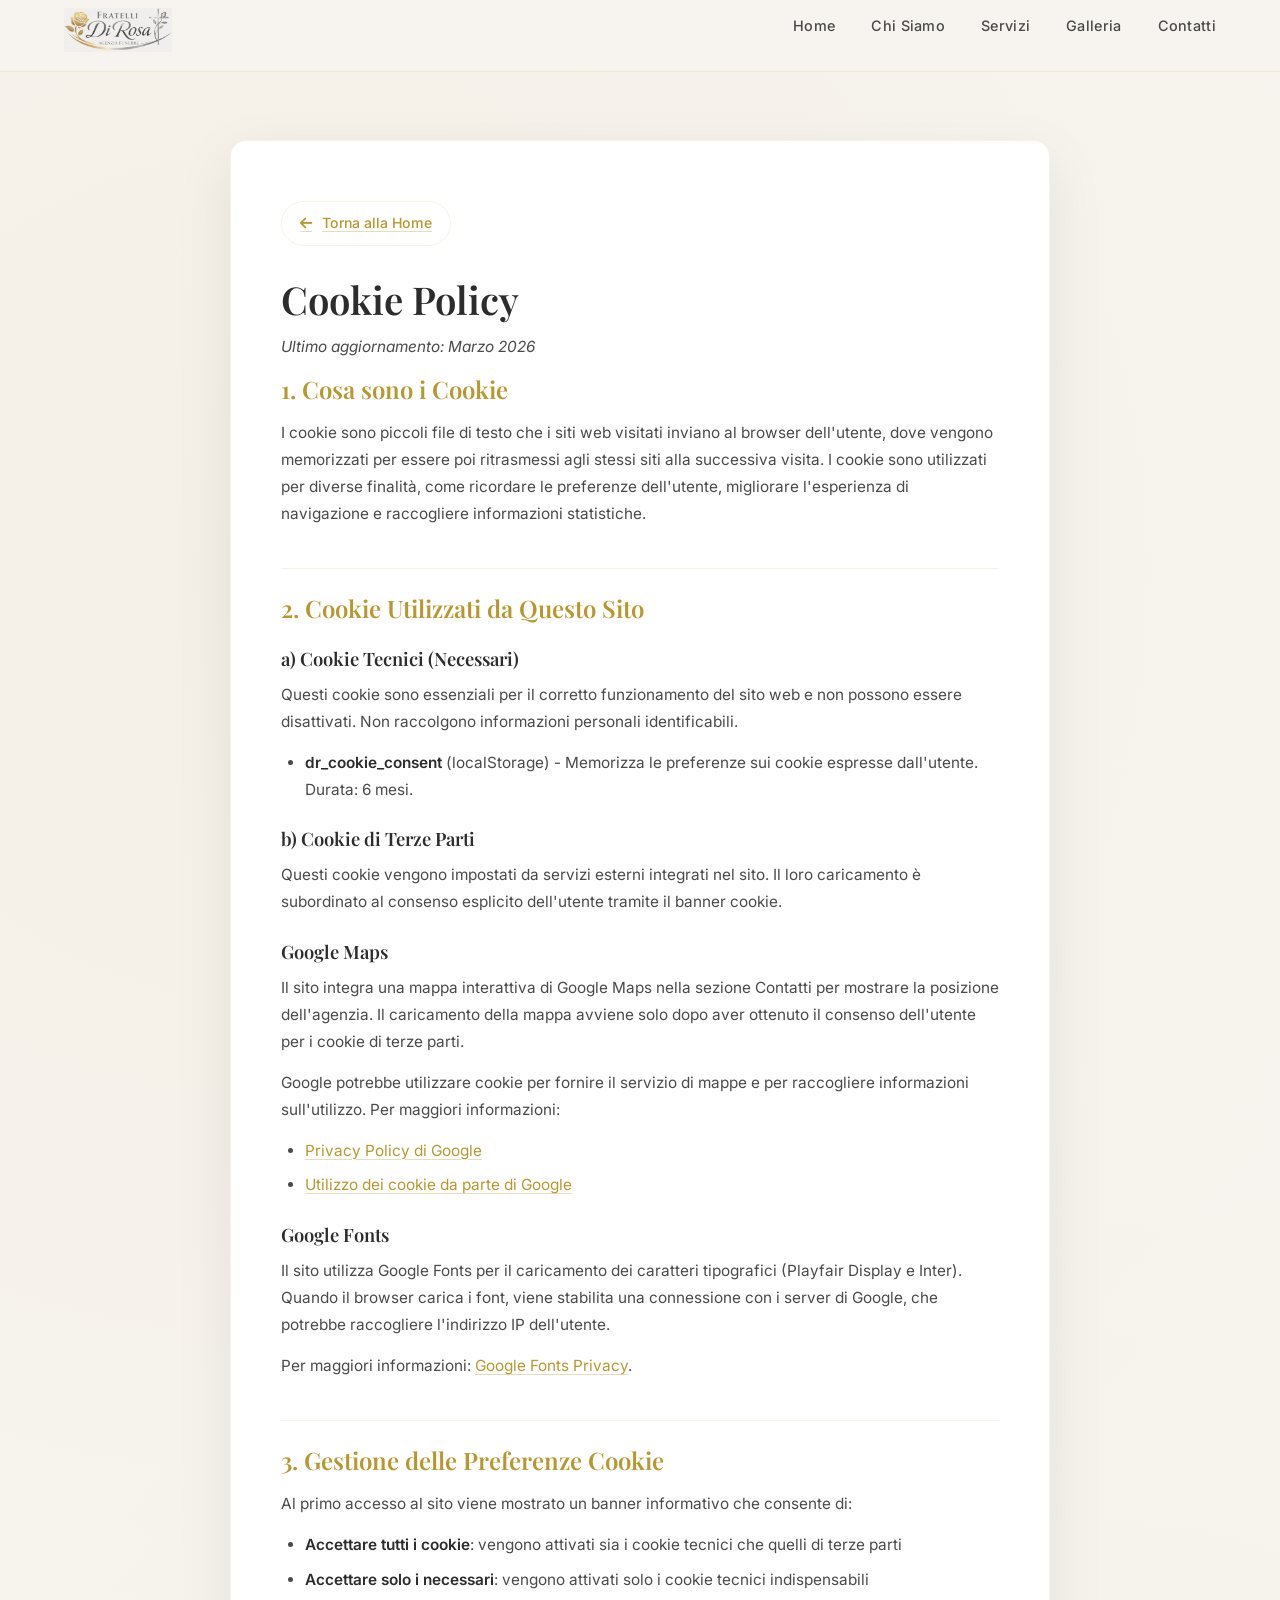
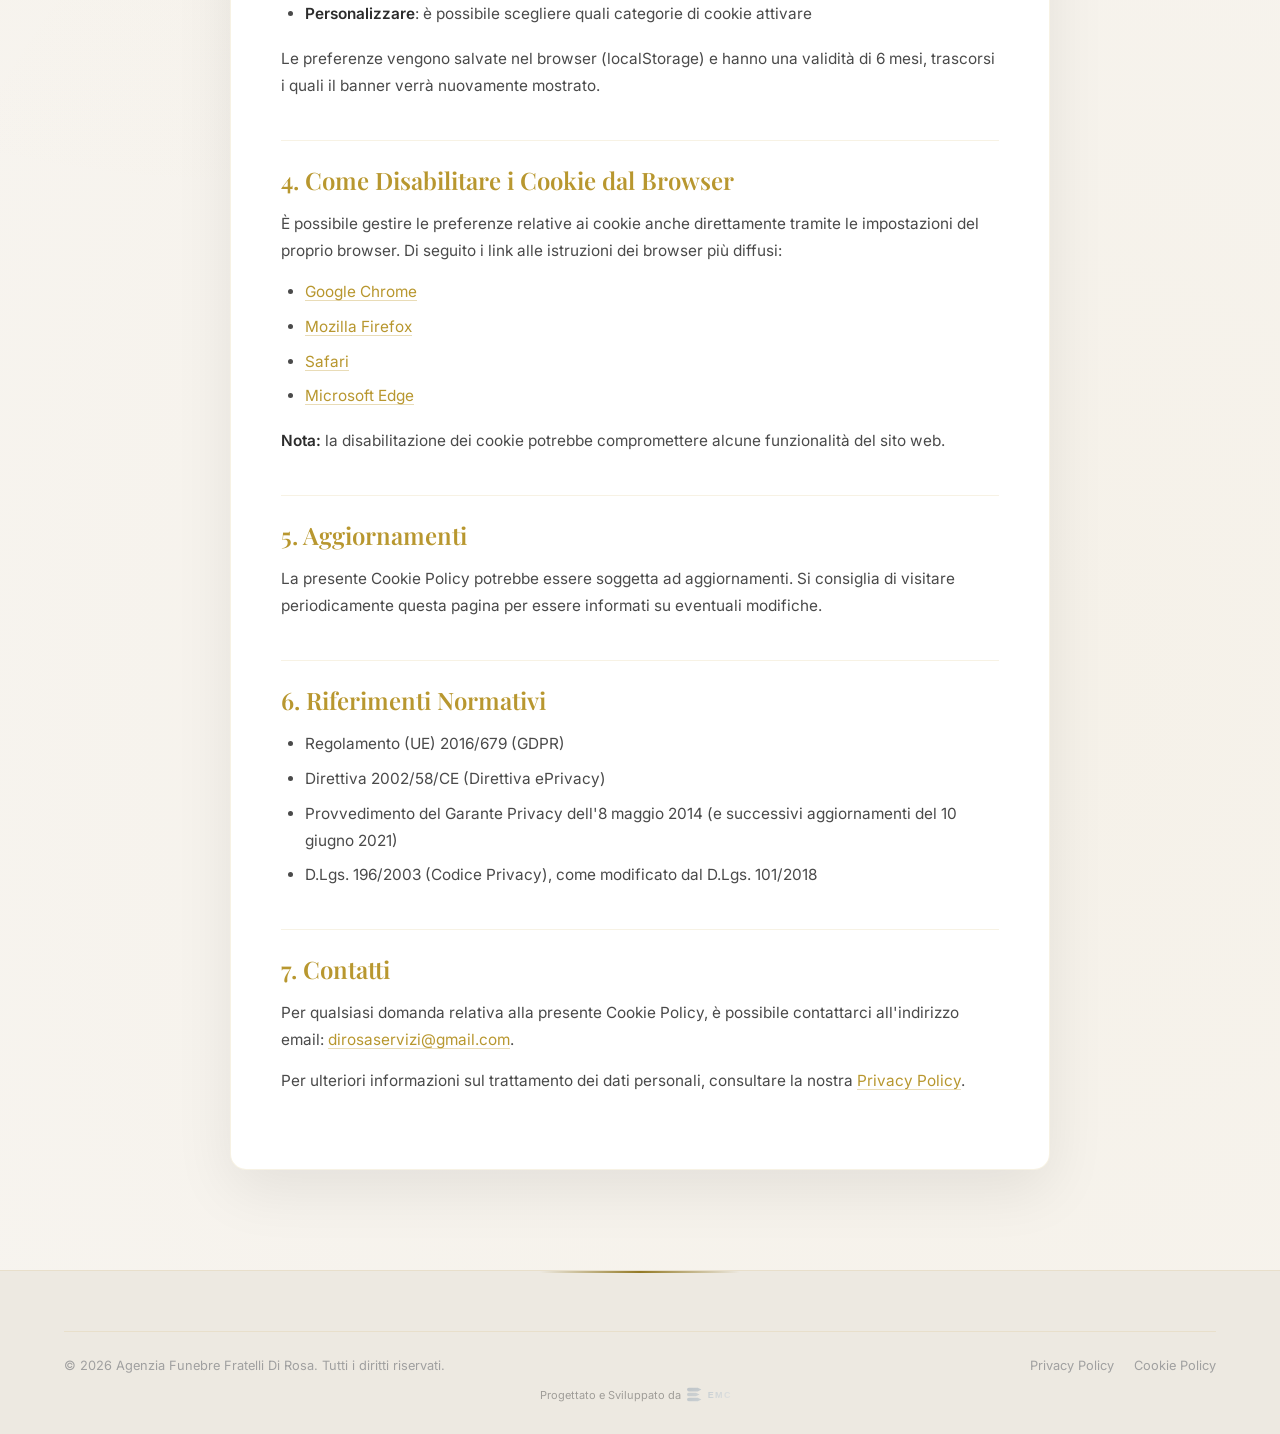
<file: cookie-policy.html>
<!DOCTYPE html>
<html lang="it">
<head>
    <!-- Google tag (gtag.js) -->
    <script async src="https://www.googletagmanager.com/gtag/js?id=G-EB2NVYSHMT"></script>
    <script>
      window.dataLayer = window.dataLayer || [];
      function gtag(){dataLayer.push(arguments);}
      gtag('js', new Date());

      gtag('config', 'G-EB2NVYSHMT');
    </script>
    <meta charset="UTF-8">
    <meta name="viewport" content="width=device-width, initial-scale=1.0">
    <meta name="description" content="Cookie Policy - Agenzia Funebre Fratelli Di Rosa">
    <meta name="robots" content="noindex, nofollow">
    <title>Cookie Policy - Fratelli Di Rosa</title>

    <link rel="preconnect" href="https://fonts.googleapis.com">
    <link rel="preconnect" href="https://fonts.gstatic.com" crossorigin>
    <link href="https://fonts.googleapis.com/css2?family=Inter:wght@300;400;500;600;700&family=Playfair+Display:wght@400;500;600;700&display=swap" rel="stylesheet">
    <link rel="stylesheet" href="https://cdnjs.cloudflare.com/ajax/libs/font-awesome/6.5.1/css/all.min.css" integrity="sha512-DTOQO9RWCH3ppGqcWaEA1BIZOC6xxalwEsw9c2QQeAIftl+Vegovlnee1c9QX4TctnWMn13TZye+giMm8e2LwA==" crossorigin="anonymous" referrerpolicy="no-referrer">
    <link rel="icon" type="image/x-icon" href="favicon.ico">
    <link rel="stylesheet" href="css/style.css">
</head>
<body>

    <!-- Header -->
    <header class="header scrolled">
        <div class="container">
            <nav class="nav">
                <a href="index.html" class="nav-logo">
                    <img src="images/logo.png" alt="Fratelli Di Rosa - Agenzia Funebre" class="nav-logo-img">
                </a>
                <ul class="nav-links">
                    <li><a href="index.html">Home</a></li>
                    <li><a href="index.html#chi-siamo">Chi Siamo</a></li>
                    <li><a href="index.html#servizi">Servizi</a></li>
                    <li><a href="index.html#galleria">Galleria</a></li>
                    <li><a href="index.html#contatti">Contatti</a></li>
                </ul>
                <button class="hamburger" id="hamburger" aria-label="Menu di navigazione" aria-expanded="false">
                    <span></span>
                    <span></span>
                    <span></span>
                </button>
            </nav>
        </div>
    </header>

    <!-- Cookie Policy -->
    <main class="legal-page">
        <div class="container">
            <div class="legal-content">
                <a href="index.html" class="legal-back"><i class="fas fa-arrow-left"></i> Torna alla Home</a>

                <h1>Cookie Policy</h1>
                <p class="legal-date">Ultimo aggiornamento: Marzo 2026</p>

                <h2>1. Cosa sono i Cookie</h2>
                <p>
                    I cookie sono piccoli file di testo che i siti web visitati inviano al browser dell'utente,
                    dove vengono memorizzati per essere poi ritrasmessi agli stessi siti alla successiva visita.
                    I cookie sono utilizzati per diverse finalità, come ricordare le preferenze dell'utente,
                    migliorare l'esperienza di navigazione e raccogliere informazioni statistiche.
                </p>

                <h2>2. Cookie Utilizzati da Questo Sito</h2>

                <h3>a) Cookie Tecnici (Necessari)</h3>
                <p>
                    Questi cookie sono essenziali per il corretto funzionamento del sito web e non possono essere
                    disattivati. Non raccolgono informazioni personali identificabili.
                </p>
                <ul>
                    <li>
                        <strong>dr_cookie_consent</strong> (localStorage) - Memorizza le preferenze sui cookie
                        espresse dall'utente. Durata: 6 mesi.
                    </li>
                </ul>

                <h3>b) Cookie di Terze Parti</h3>
                <p>
                    Questi cookie vengono impostati da servizi esterni integrati nel sito. Il loro caricamento
                    è subordinato al consenso esplicito dell'utente tramite il banner cookie.
                </p>

                <h3>Google Maps</h3>
                <p>
                    Il sito integra una mappa interattiva di Google Maps nella sezione Contatti per mostrare
                    la posizione dell'agenzia. Il caricamento della mappa avviene solo dopo aver ottenuto
                    il consenso dell'utente per i cookie di terze parti.
                </p>
                <p>
                    Google potrebbe utilizzare cookie per fornire il servizio di mappe e per raccogliere
                    informazioni sull'utilizzo. Per maggiori informazioni:
                </p>
                <ul>
                    <li><a href="https://policies.google.com/privacy" target="_blank" rel="noopener noreferrer">Privacy Policy di Google</a></li>
                    <li><a href="https://policies.google.com/technologies/cookies" target="_blank" rel="noopener noreferrer">Utilizzo dei cookie da parte di Google</a></li>
                </ul>

                <h3>Google Fonts</h3>
                <p>
                    Il sito utilizza Google Fonts per il caricamento dei caratteri tipografici (Playfair Display e Inter).
                    Quando il browser carica i font, viene stabilita una connessione con i server di Google,
                    che potrebbe raccogliere l'indirizzo IP dell'utente.
                </p>
                <p>
                    Per maggiori informazioni: <a href="https://developers.google.com/fonts/faq/privacy" target="_blank" rel="noopener noreferrer">Google Fonts Privacy</a>.
                </p>

                <h2>3. Gestione delle Preferenze Cookie</h2>
                <p>
                    Al primo accesso al sito viene mostrato un banner informativo che consente di:
                </p>
                <ul>
                    <li><strong>Accettare tutti i cookie</strong>: vengono attivati sia i cookie tecnici che quelli di terze parti</li>
                    <li><strong>Accettare solo i necessari</strong>: vengono attivati solo i cookie tecnici indispensabili</li>
                    <li><strong>Personalizzare</strong>: è possibile scegliere quali categorie di cookie attivare</li>
                </ul>
                <p>
                    Le preferenze vengono salvate nel browser (localStorage) e hanno una validità di 6 mesi,
                    trascorsi i quali il banner verrà nuovamente mostrato.
                </p>

                <h2>4. Come Disabilitare i Cookie dal Browser</h2>
                <p>
                    È possibile gestire le preferenze relative ai cookie anche direttamente tramite le
                    impostazioni del proprio browser. Di seguito i link alle istruzioni dei browser più diffusi:
                </p>
                <ul>
                    <li><a href="https://support.google.com/chrome/answer/95647" target="_blank" rel="noopener noreferrer">Google Chrome</a></li>
                    <li><a href="https://support.mozilla.org/it/kb/protezione-antitracciamento-avanzata-firefox-desktop" target="_blank" rel="noopener noreferrer">Mozilla Firefox</a></li>
                    <li><a href="https://support.apple.com/it-it/guide/safari/sfri11471/mac" target="_blank" rel="noopener noreferrer">Safari</a></li>
                    <li><a href="https://support.microsoft.com/it-it/windows/eliminare-e-gestire-i-cookie-168dab11-0753-043d-7c16-ede5947fc64d" target="_blank" rel="noopener noreferrer">Microsoft Edge</a></li>
                </ul>
                <p>
                    <strong>Nota:</strong> la disabilitazione dei cookie potrebbe compromettere alcune funzionalità del sito web.
                </p>

                <h2>5. Aggiornamenti</h2>
                <p>
                    La presente Cookie Policy potrebbe essere soggetta ad aggiornamenti. Si consiglia di visitare
                    periodicamente questa pagina per essere informati su eventuali modifiche.
                </p>

                <h2>6. Riferimenti Normativi</h2>
                <ul>
                    <li>Regolamento (UE) 2016/679 (GDPR)</li>
                    <li>Direttiva 2002/58/CE (Direttiva ePrivacy)</li>
                    <li>Provvedimento del Garante Privacy dell'8 maggio 2014 (e successivi aggiornamenti del 10 giugno 2021)</li>
                    <li>D.Lgs. 196/2003 (Codice Privacy), come modificato dal D.Lgs. 101/2018</li>
                </ul>

                <h2>7. Contatti</h2>
                <p>
                    Per qualsiasi domanda relativa alla presente Cookie Policy, è possibile contattarci all'indirizzo
                    email: <a href="mailto:dirosaservizi@gmail.com">dirosaservizi@gmail.com</a>.
                </p>
                <p>
                    Per ulteriori informazioni sul trattamento dei dati personali, consultare la nostra
                    <a href="privacy.html">Privacy Policy</a>.
                </p>
            </div>
        </div>
    </main>

    <!-- Footer -->
    <footer class="footer">
        <div class="container">
            <div class="footer-bottom">
                <p>&copy; <script>document.write(new Date().getFullYear())</script> Agenzia Funebre Fratelli Di Rosa. Tutti i diritti riservati.</p>
                <div class="footer-bottom-links">
                    <a href="privacy.html">Privacy Policy</a>
                    <a href="cookie-policy.html">Cookie Policy</a>
                </div>
            </div>
            <a href="https://www.emcdigitalsolutions.it" target="_blank" rel="noopener" title="Progettato e Sviluppato da EMC Digital Solutions" style="margin-top:10px;display:flex;align-items:center;justify-content:center;gap:6px;opacity:0.4;font-size:11px;text-decoration:none;color:inherit;"><span>Progettato e Sviluppato da</span> <svg xmlns="http://www.w3.org/2000/svg" viewBox="0 0 120 40" height="18"><defs><linearGradient id="emcG" x1="0" y1="0" x2="120" y2="40" gradientUnits="userSpaceOnUse"><stop offset="0%" stop-color="#7b8fa3"/><stop offset="45%" stop-color="#9bb0c4"/><stop offset="100%" stop-color="#e8eaed"/></linearGradient><linearGradient id="emcIG" x1="0" y1="0" x2="40" y2="40" gradientUnits="userSpaceOnUse"><stop offset="0%" stop-color="#7b8fa3"/><stop offset="100%" stop-color="#9bb0c4"/></linearGradient></defs><path d="M4,4 H24 L32,8 L24,12 H4 A4,4 0 0,1 4,4Z" fill="url(#emcIG)"/><path d="M4,15 H20 L28,19 L20,23 H4 A4,4 0 0,1 4,15Z" fill="url(#emcIG)" opacity="0.85"/><path d="M4,26 H24 L32,30 L24,34 H4 A4,4 0 0,1 4,26Z" fill="url(#emcIG)"/><text x="46" y="27" font-family="'Space Grotesk','Segoe UI','Helvetica Neue',Arial,sans-serif" font-size="20" font-weight="700" fill="url(#emcG)" letter-spacing="3">EMC</text></svg></a>
        </div>
    </footer>

    <script>
        // Mobile menu per le pagine legali
        var hamburger = document.getElementById('hamburger');
        var navLinks = document.querySelector('.nav-links');
        if (hamburger && navLinks) {
            hamburger.addEventListener('click', function () {
                var isOpen = navLinks.classList.toggle('open');
                hamburger.classList.toggle('active');
                hamburger.setAttribute('aria-expanded', isOpen);
                document.body.style.overflow = isOpen ? 'hidden' : '';
            });
            navLinks.querySelectorAll('a').forEach(function (link) {
                link.addEventListener('click', function () {
                    navLinks.classList.remove('open');
                    hamburger.classList.remove('active');
                    hamburger.setAttribute('aria-expanded', 'false');
                    document.body.style.overflow = '';
                });
            });
        }
    </script>

</body>
</html>
</file>
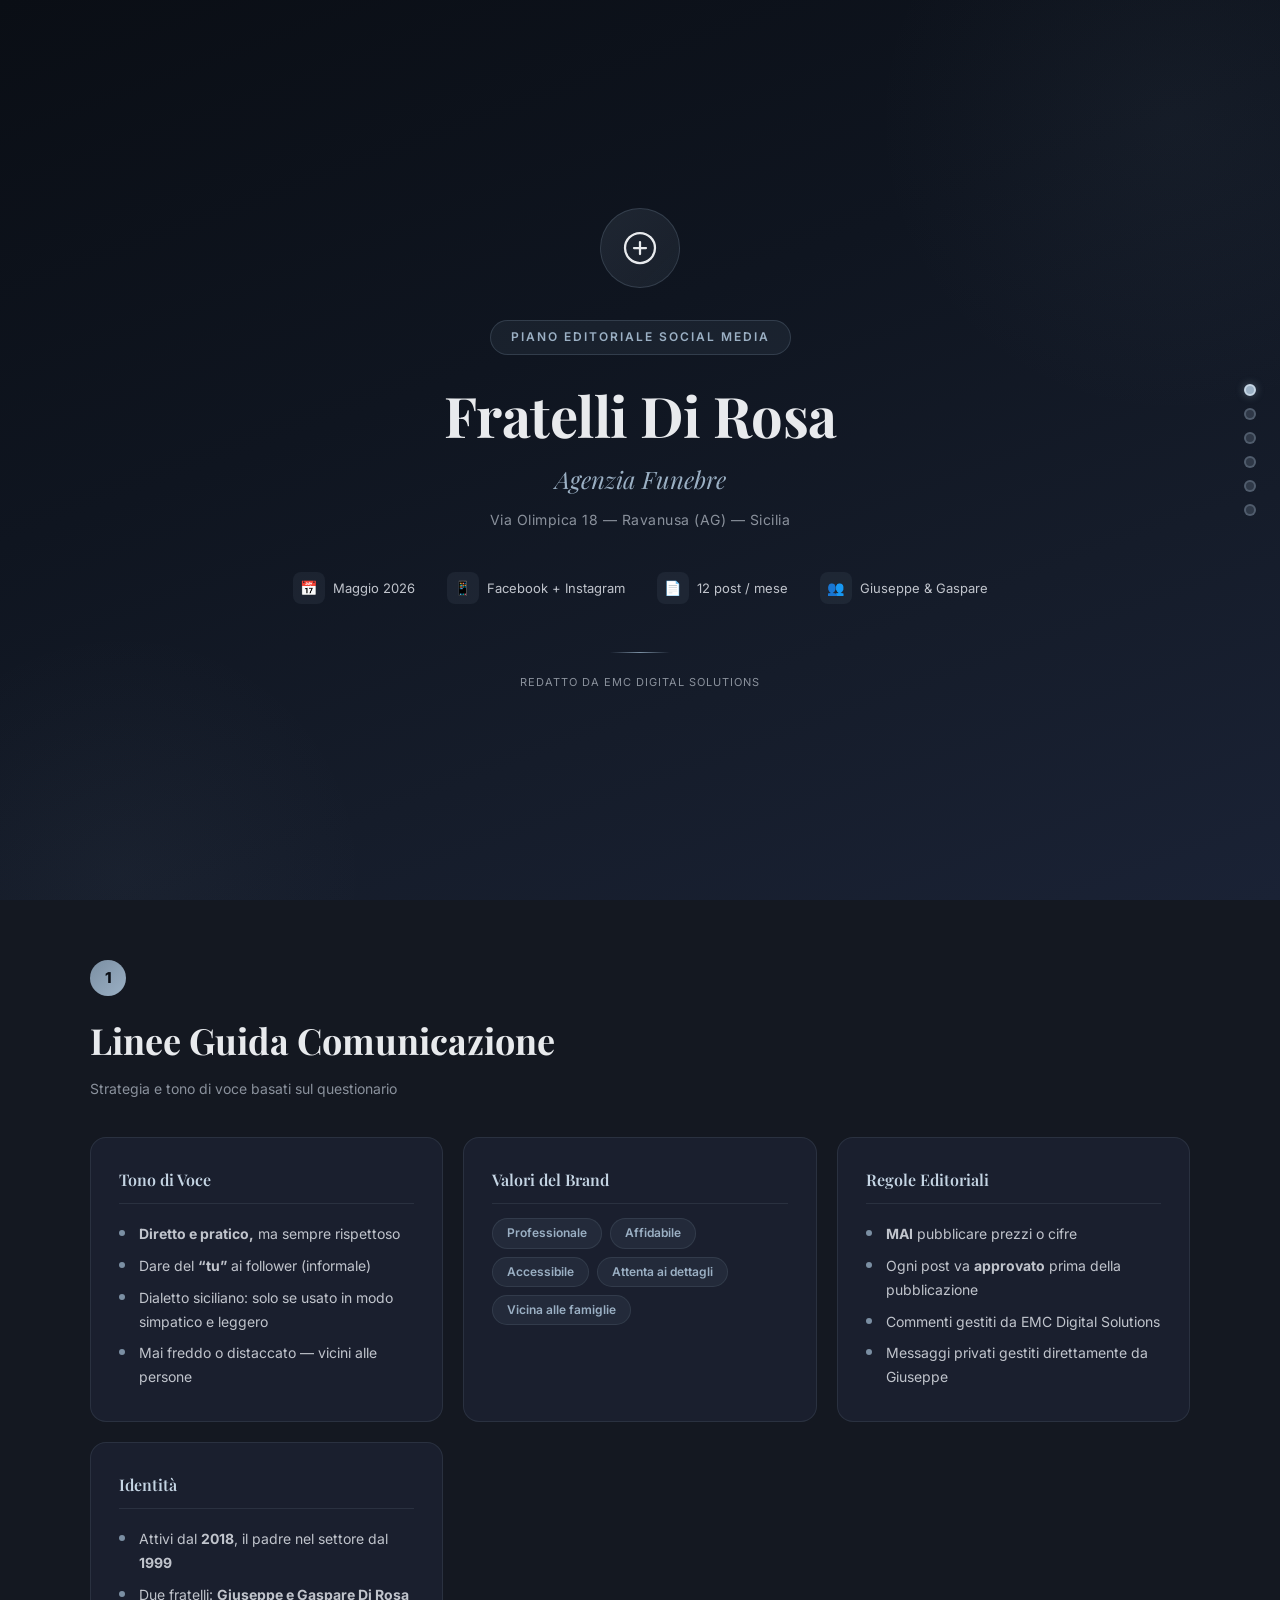
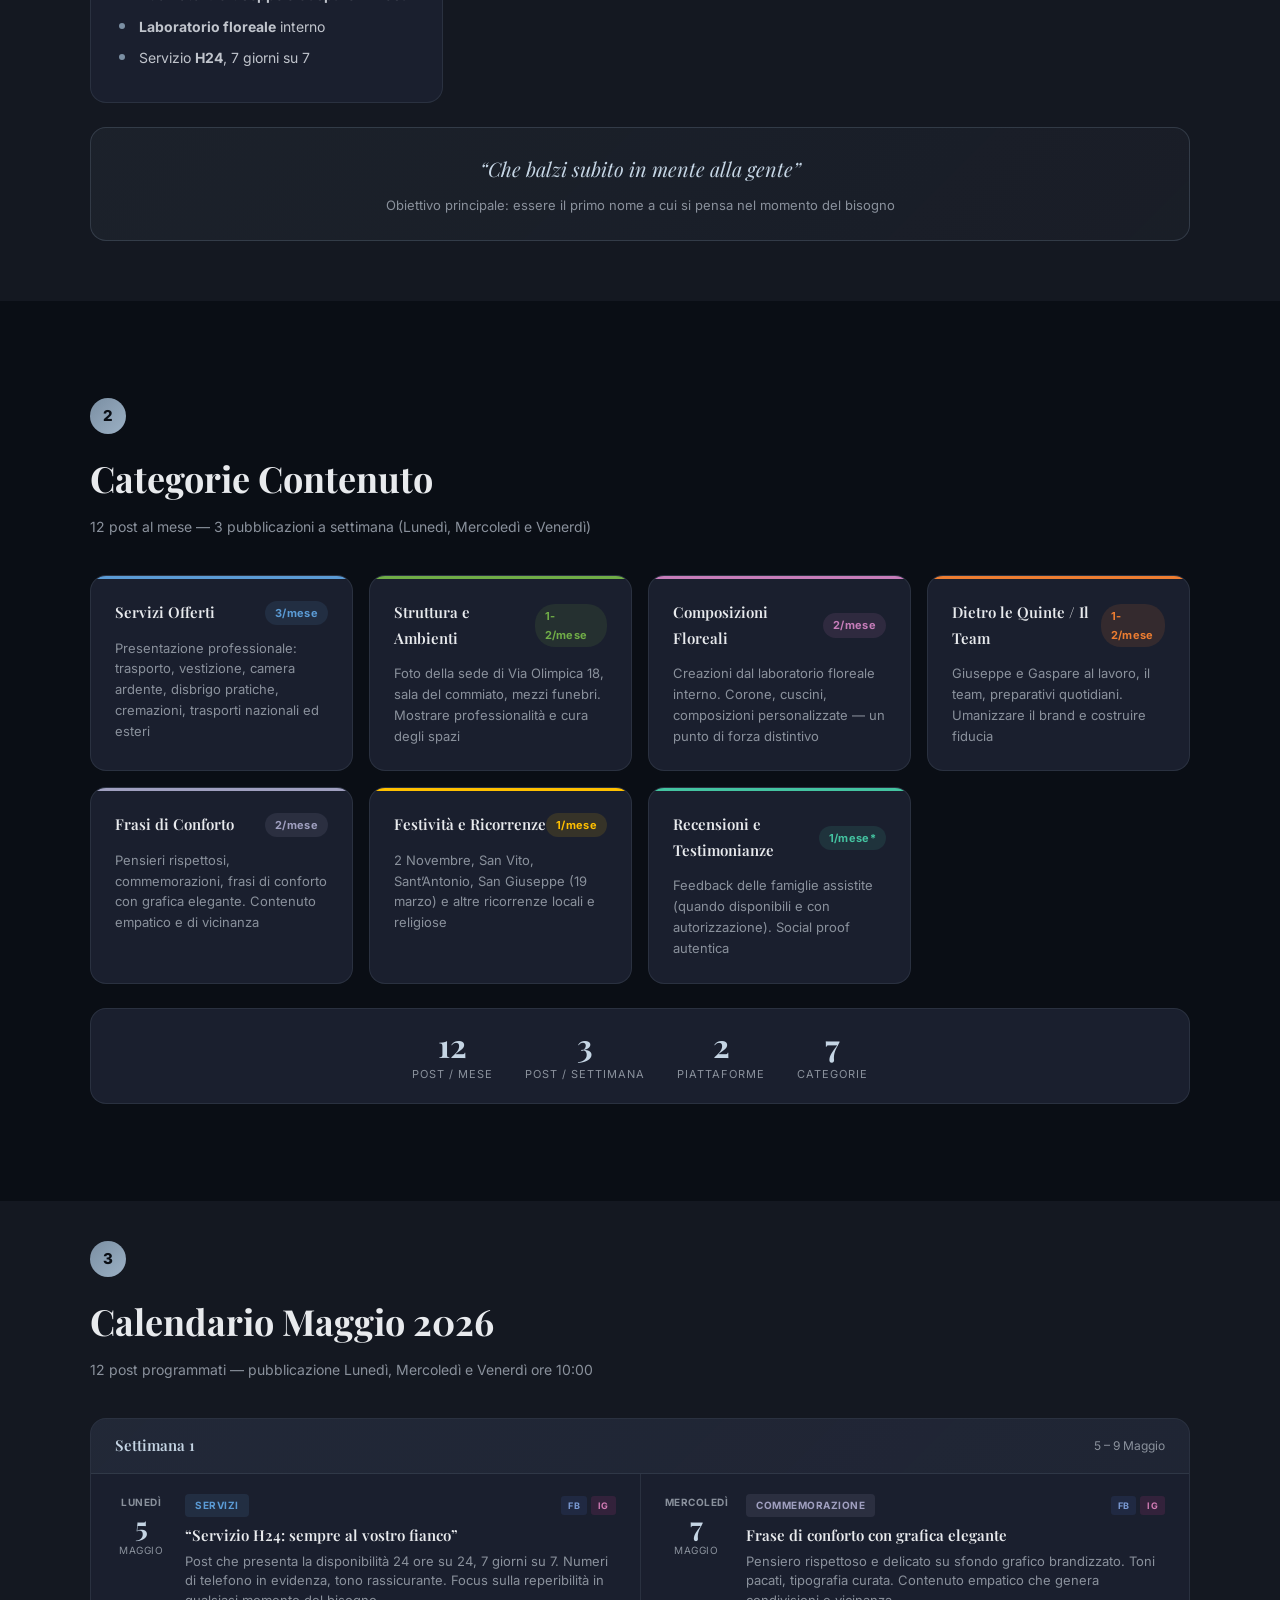
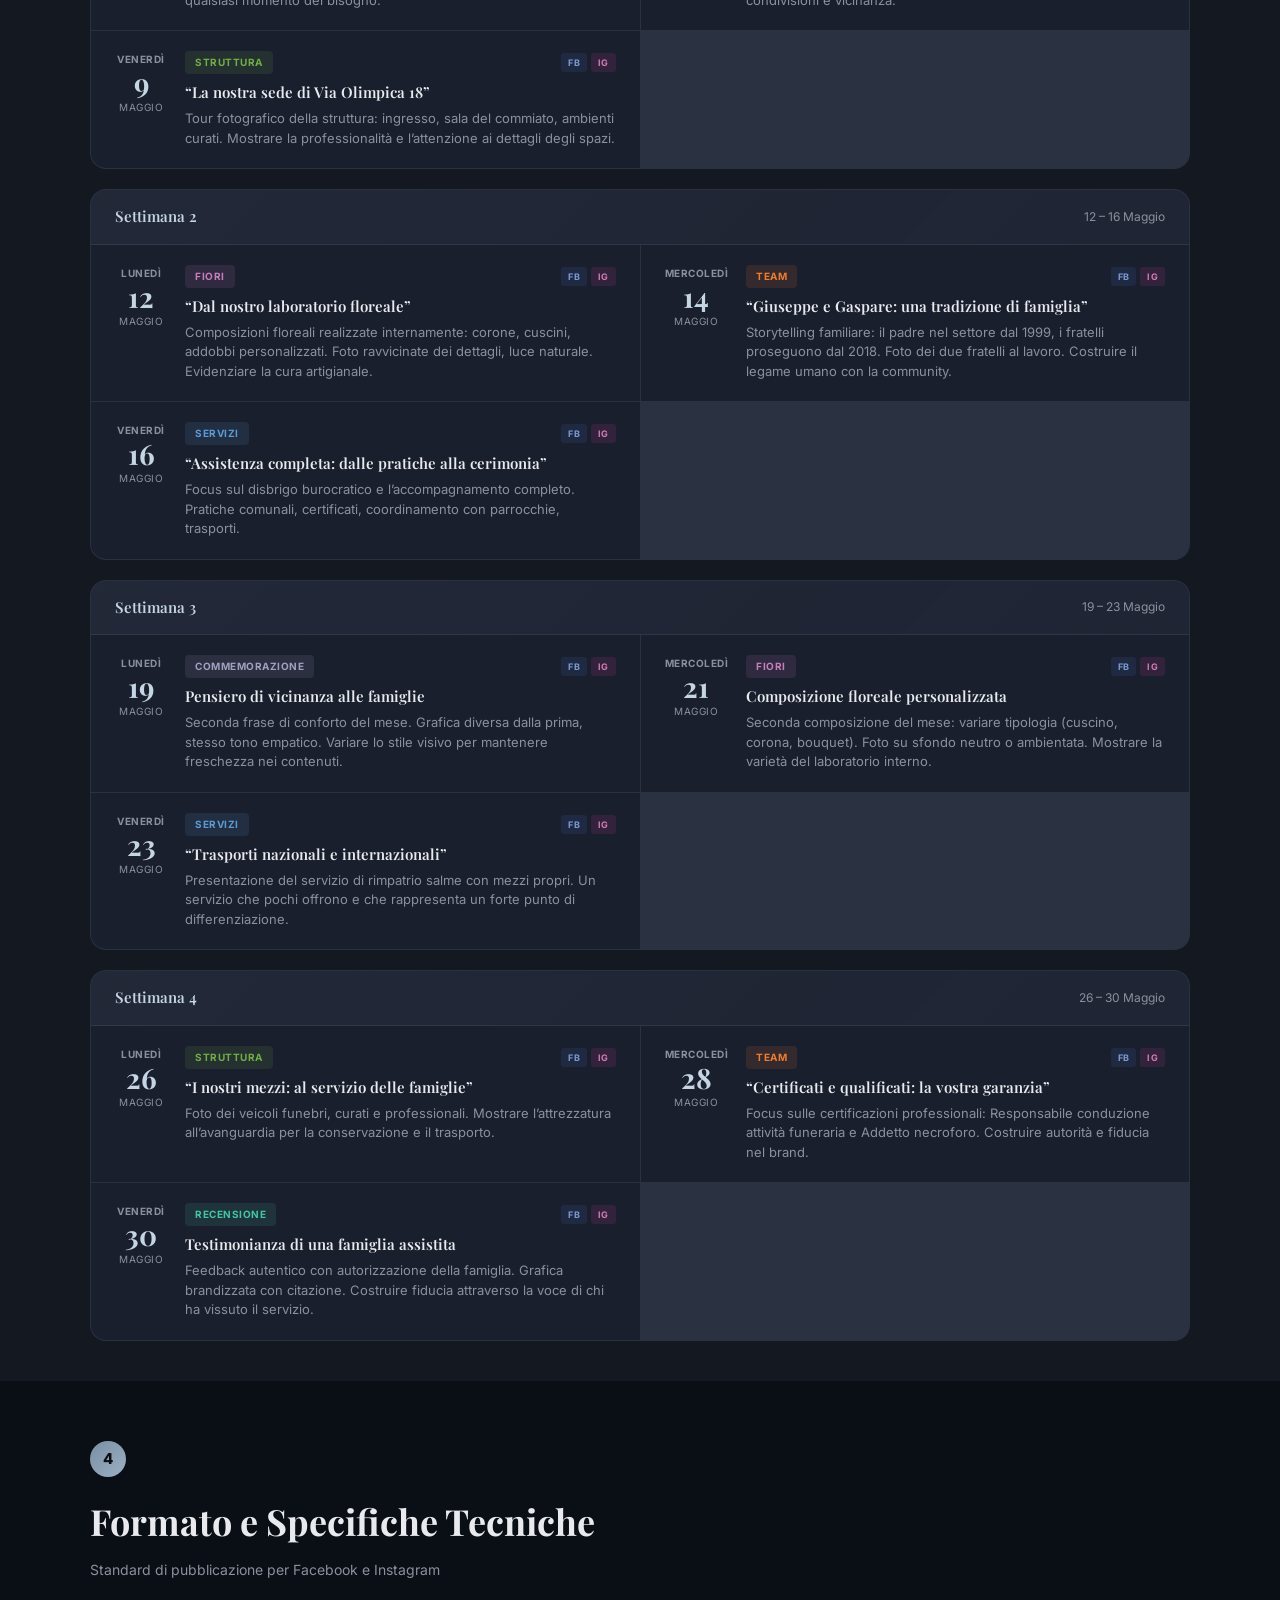
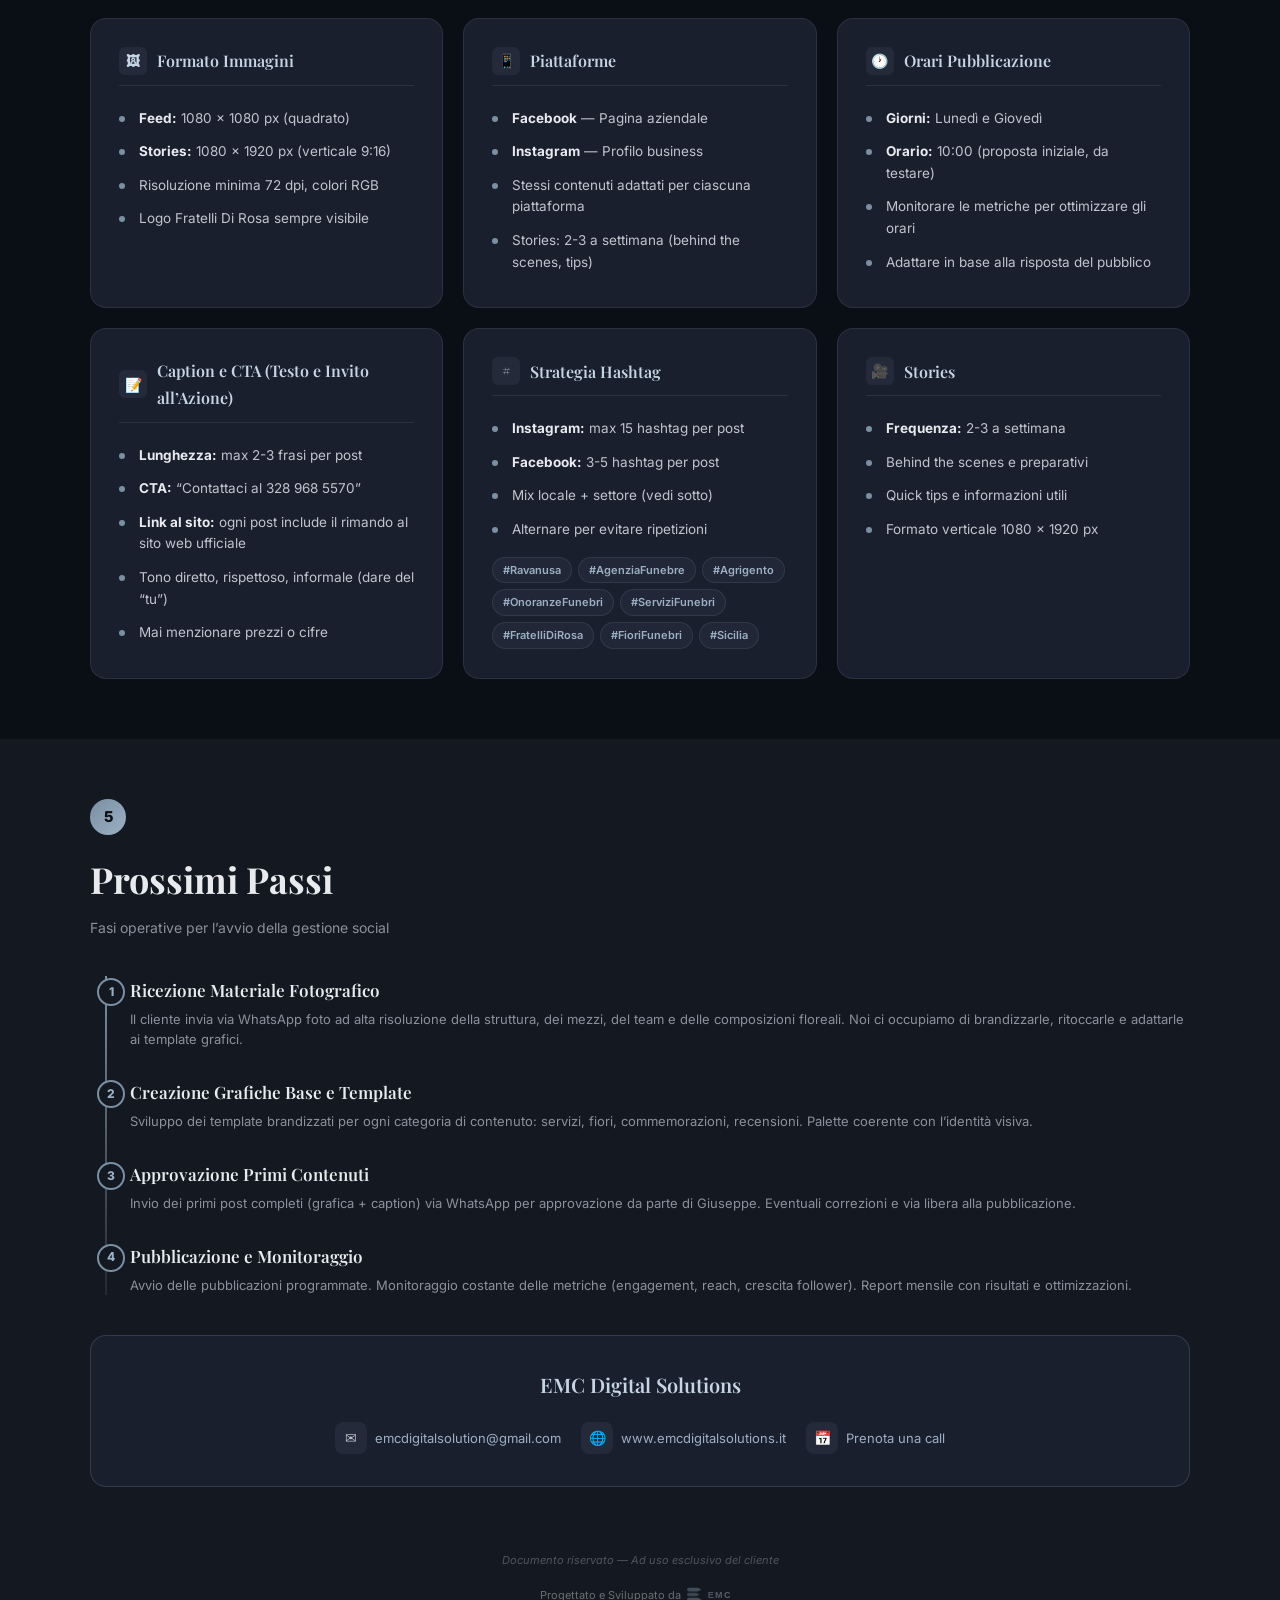
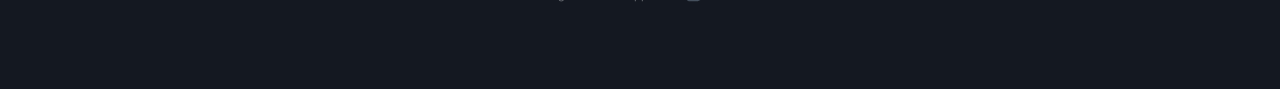
<file: piano-editoriale.html>
<!DOCTYPE html>
<html lang="it">
<head>
    <meta charset="UTF-8">
    <meta name="viewport" content="width=device-width, initial-scale=1.0">
    <meta name="robots" content="noindex, nofollow">
    <title>Piano Editoriale Social &mdash; Fratelli Di Rosa | Agenzia Funebre</title>
    <link rel="preconnect" href="https://fonts.googleapis.com">
    <link rel="preconnect" href="https://fonts.gstatic.com" crossorigin>
    <link href="https://fonts.googleapis.com/css2?family=Inter:wght@300;400;500;600;700;800&family=Playfair+Display:ital,wght@0,400;0,500;0,600;0,700;0,800;1,400;1,500&display=swap" rel="stylesheet">
    <style>
        /* ========== RESET & VARIABLES ========== */
        *, *::before, *::after {
            box-sizing: border-box;
            margin: 0;
            padding: 0;
        }

        :root {
            --bg-deep: #0a0e15;
            --bg-primary: #141821;
            --bg-card: #1a1f2e;
            --bg-card-hover: #212739;
            --accent: #7b8fa3;
            --accent-light: #9bb0c4;
            --accent-bright: #c5d5e4;
            --text-primary: #e8eaed;
            --text-light: #c0c4cc;
            --text-muted: #8a919c;
            --border-subtle: rgba(155, 176, 196, 0.12);
            --border-accent: rgba(123, 143, 163, 0.25);
            --shadow-card: 0 4px 24px rgba(0, 0, 0, 0.3);
            --shadow-glow: 0 0 30px rgba(123, 143, 163, 0.08);
            --radius-sm: 6px;
            --radius-md: 10px;
            --radius-lg: 16px;
            --radius-xl: 20px;

            /* Category colors */
            --cat-servizi: #5b9bd5;
            --cat-servizi-bg: rgba(91, 155, 213, 0.12);
            --cat-struttura: #70ad47;
            --cat-struttura-bg: rgba(112, 173, 71, 0.12);
            --cat-fiori: #c77dba;
            --cat-fiori-bg: rgba(199, 125, 186, 0.12);
            --cat-team: #ed7d31;
            --cat-team-bg: rgba(237, 125, 49, 0.12);
            --cat-commemorazione: #a0a0c0;
            --cat-commemorazione-bg: rgba(160, 160, 192, 0.12);
            --cat-festivita: #ffc000;
            --cat-festivita-bg: rgba(255, 192, 0, 0.12);
            --cat-recensione: #44c4a1;
            --cat-recensione-bg: rgba(68, 196, 161, 0.12);
        }

        html {
            scroll-behavior: smooth;
            scroll-snap-type: y mandatory;
            overflow-y: scroll;
        }

        body {
            font-family: 'Inter', -apple-system, 'Segoe UI', sans-serif;
            background: var(--bg-deep);
            color: var(--text-primary);
            line-height: 1.7;
            font-size: 15px;
            overflow-x: hidden;
        }

        /* ========== SCROLL-SNAP SLIDES ========== */
        .slide {
            min-height: 100vh;
            scroll-snap-align: start;
            display: flex;
            flex-direction: column;
            justify-content: center;
            align-items: center;
            padding: 60px 24px;
            position: relative;
            overflow: hidden;
        }

        .slide-inner {
            max-width: 1100px;
            width: 100%;
            position: relative;
            z-index: 2;
        }

        /* ========== NAVIGATION DOTS ========== */
        .nav-dots {
            position: fixed;
            right: 24px;
            top: 50%;
            transform: translateY(-50%);
            z-index: 100;
            display: flex;
            flex-direction: column;
            gap: 12px;
        }

        .nav-dot {
            width: 12px;
            height: 12px;
            border-radius: 50%;
            background: rgba(155, 176, 196, 0.2);
            border: 2px solid rgba(155, 176, 196, 0.3);
            cursor: pointer;
            transition: all 0.3s ease;
            position: relative;
        }

        .nav-dot:hover {
            background: rgba(155, 176, 196, 0.4);
            transform: scale(1.2);
        }

        .nav-dot.active {
            background: var(--accent-light);
            border-color: var(--accent-bright);
            box-shadow: 0 0 8px rgba(155, 176, 196, 0.4);
        }

        .nav-dot .tooltip {
            position: absolute;
            right: 22px;
            top: 50%;
            transform: translateY(-50%);
            background: var(--bg-card);
            color: var(--text-light);
            padding: 4px 10px;
            border-radius: var(--radius-sm);
            font-size: 11px;
            white-space: nowrap;
            opacity: 0;
            pointer-events: none;
            transition: opacity 0.2s ease;
            border: 1px solid var(--border-subtle);
        }

        .nav-dot:hover .tooltip {
            opacity: 1;
        }

        @media (max-width: 768px) {
            .nav-dots {
                right: 10px;
                gap: 10px;
            }
            .nav-dot {
                width: 8px;
                height: 8px;
            }
            .nav-dot .tooltip {
                display: none;
            }
        }

        /* ========== FADE-IN ANIMATIONS ========== */
        .fade-in {
            opacity: 0;
            transform: translateY(30px);
            transition: opacity 0.7s ease, transform 0.7s ease;
        }

        .fade-in.visible {
            opacity: 1;
            transform: translateY(0);
        }

        .fade-in-delay-1 { transition-delay: 0.1s; }
        .fade-in-delay-2 { transition-delay: 0.2s; }
        .fade-in-delay-3 { transition-delay: 0.3s; }
        .fade-in-delay-4 { transition-delay: 0.4s; }
        .fade-in-delay-5 { transition-delay: 0.5s; }
        .fade-in-delay-6 { transition-delay: 0.6s; }
        .fade-in-delay-7 { transition-delay: 0.7s; }
        .fade-in-delay-8 { transition-delay: 0.8s; }

        /* ========== SLIDE 1: COVER ========== */
        .slide-cover {
            background: linear-gradient(160deg, var(--bg-deep) 0%, #0f1520 40%, #151c2a 70%, #1a2235 100%);
        }

        .slide-cover::before {
            content: '';
            position: absolute;
            top: -20%;
            right: -15%;
            width: 600px;
            height: 600px;
            background: radial-gradient(circle, rgba(123, 143, 163, 0.06) 0%, transparent 70%);
            border-radius: 50%;
        }

        .slide-cover::after {
            content: '';
            position: absolute;
            bottom: -25%;
            left: -10%;
            width: 500px;
            height: 500px;
            background: radial-gradient(circle, rgba(155, 176, 196, 0.04) 0%, transparent 70%);
            border-radius: 50%;
        }

        .cover-content {
            text-align: center;
        }

        .cover-icon {
            width: 80px;
            height: 80px;
            margin: 0 auto 32px;
            border-radius: 50%;
            background: linear-gradient(135deg, rgba(123, 143, 163, 0.15), rgba(155, 176, 196, 0.08));
            border: 1px solid var(--border-accent);
            display: flex;
            align-items: center;
            justify-content: center;
        }

        .cover-icon svg {
            width: 36px;
            height: 36px;
            stroke: var(--accent-light);
            fill: none;
            stroke-width: 1.5;
            stroke-linecap: round;
            stroke-linejoin: round;
        }

        .cover-label {
            display: inline-block;
            padding: 6px 20px;
            background: rgba(123, 143, 163, 0.1);
            border: 1px solid var(--border-accent);
            border-radius: 40px;
            font-size: 12px;
            font-weight: 600;
            letter-spacing: 2px;
            text-transform: uppercase;
            color: var(--accent-light);
            margin-bottom: 28px;
        }

        .cover-title {
            font-family: 'Playfair Display', Georgia, serif;
            font-size: clamp(36px, 5vw, 56px);
            font-weight: 700;
            line-height: 1.15;
            color: var(--text-primary);
            margin-bottom: 12px;
            letter-spacing: -0.5px;
        }

        .cover-subtitle {
            font-family: 'Playfair Display', Georgia, serif;
            font-size: clamp(18px, 2.5vw, 24px);
            font-weight: 400;
            color: var(--accent-light);
            font-style: italic;
            margin-bottom: 8px;
        }

        .cover-location {
            font-size: 14px;
            color: var(--text-muted);
            margin-bottom: 40px;
            letter-spacing: 0.5px;
        }

        .cover-meta {
            display: flex;
            gap: 32px;
            justify-content: center;
            flex-wrap: wrap;
            margin-bottom: 48px;
        }

        .cover-meta-item {
            display: flex;
            align-items: center;
            gap: 8px;
            font-size: 13px;
            color: var(--text-light);
        }

        .cover-meta-icon {
            width: 32px;
            height: 32px;
            border-radius: 8px;
            background: rgba(123, 143, 163, 0.1);
            display: flex;
            align-items: center;
            justify-content: center;
            font-size: 14px;
        }

        .cover-divider {
            width: 60px;
            height: 1px;
            background: linear-gradient(90deg, transparent, var(--accent), transparent);
            margin: 0 auto 20px;
        }

        .cover-emc {
            font-size: 11px;
            color: var(--text-muted);
            letter-spacing: 1px;
            text-transform: uppercase;
            opacity: 0.6;
        }

        /* ========== SLIDE 2: LINEE GUIDA ========== */
        .slide-guidelines {
            background: var(--bg-primary);
        }

        .section-header {
            margin-bottom: 36px;
        }

        .section-number {
            display: inline-flex;
            align-items: center;
            justify-content: center;
            width: 36px;
            height: 36px;
            background: linear-gradient(135deg, var(--accent), var(--accent-light));
            color: var(--bg-deep);
            border-radius: 50%;
            font-weight: 800;
            font-size: 15px;
            margin-bottom: 14px;
        }

        .section-title {
            font-family: 'Playfair Display', Georgia, serif;
            font-size: clamp(26px, 3.5vw, 36px);
            font-weight: 700;
            color: var(--text-primary);
            margin-bottom: 6px;
        }

        .section-subtitle {
            font-size: 14px;
            color: var(--text-muted);
        }

        .guidelines-grid {
            display: grid;
            grid-template-columns: repeat(auto-fit, minmax(300px, 1fr));
            gap: 20px;
        }

        .guideline-card {
            background: var(--bg-card);
            border-radius: var(--radius-lg);
            padding: 28px;
            border: 1px solid var(--border-subtle);
            transition: border-color 0.3s ease, box-shadow 0.3s ease;
        }

        .guideline-card:hover {
            border-color: var(--border-accent);
            box-shadow: var(--shadow-glow);
        }

        .guideline-card h3 {
            font-family: 'Playfair Display', Georgia, serif;
            font-size: 16px;
            font-weight: 600;
            color: var(--accent-bright);
            margin-bottom: 14px;
            padding-bottom: 10px;
            border-bottom: 1px solid var(--border-subtle);
        }

        .guideline-card p,
        .guideline-card ul {
            font-size: 14px;
            color: var(--text-light);
            line-height: 1.7;
        }

        .guideline-card ul {
            list-style: none;
        }

        .guideline-card ul li {
            padding: 4px 0 4px 20px;
            position: relative;
        }

        .guideline-card ul li::before {
            content: '';
            position: absolute;
            left: 0;
            top: 12px;
            width: 6px;
            height: 6px;
            background: var(--accent);
            border-radius: 50%;
        }

        .objective-highlight {
            background: linear-gradient(135deg, rgba(123, 143, 163, 0.08), rgba(155, 176, 196, 0.04));
            border: 1px solid var(--border-accent);
            border-radius: var(--radius-lg);
            padding: 24px 28px;
            margin-top: 24px;
            text-align: center;
        }

        .objective-highlight .quote {
            font-family: 'Playfair Display', Georgia, serif;
            font-size: 20px;
            font-style: italic;
            color: var(--accent-bright);
            margin-bottom: 8px;
        }

        .objective-highlight .quote-desc {
            font-size: 13px;
            color: var(--text-muted);
        }

        .brand-tags {
            display: flex;
            flex-wrap: wrap;
            gap: 8px;
            margin-top: 10px;
        }

        .brand-tag {
            padding: 4px 14px;
            background: rgba(123, 143, 163, 0.1);
            border: 1px solid var(--border-subtle);
            border-radius: 20px;
            font-size: 12px;
            font-weight: 600;
            color: var(--accent-light);
        }

        /* ========== SLIDE 3: CATEGORIE ========== */
        .slide-categories {
            background: var(--bg-deep);
        }

        .categories-grid {
            display: grid;
            grid-template-columns: repeat(auto-fit, minmax(240px, 1fr));
            gap: 16px;
        }

        .category-card {
            background: var(--bg-card);
            border-radius: var(--radius-lg);
            padding: 24px;
            border: 1px solid var(--border-subtle);
            transition: all 0.3s ease;
            position: relative;
            overflow: hidden;
        }

        .category-card:hover {
            border-color: var(--border-accent);
            transform: translateY(-2px);
            box-shadow: var(--shadow-card);
        }

        .category-card::before {
            content: '';
            position: absolute;
            top: 0;
            left: 0;
            right: 0;
            height: 3px;
        }

        .category-card[data-cat="servizi"]::before { background: var(--cat-servizi); }
        .category-card[data-cat="struttura"]::before { background: var(--cat-struttura); }
        .category-card[data-cat="fiori"]::before { background: var(--cat-fiori); }
        .category-card[data-cat="team"]::before { background: var(--cat-team); }
        .category-card[data-cat="commemorazione"]::before { background: var(--cat-commemorazione); }
        .category-card[data-cat="festivita"]::before { background: var(--cat-festivita); }
        .category-card[data-cat="recensione"]::before { background: var(--cat-recensione); }

        .category-header {
            display: flex;
            align-items: center;
            justify-content: space-between;
            margin-bottom: 12px;
        }

        .category-name {
            font-family: 'Playfair Display', Georgia, serif;
            font-size: 15px;
            font-weight: 600;
            color: var(--text-primary);
        }

        .category-freq {
            font-size: 11px;
            font-weight: 700;
            padding: 3px 10px;
            border-radius: 20px;
            letter-spacing: 0.3px;
        }

        .freq-servizi { background: var(--cat-servizi-bg); color: var(--cat-servizi); }
        .freq-struttura { background: var(--cat-struttura-bg); color: var(--cat-struttura); }
        .freq-fiori { background: var(--cat-fiori-bg); color: var(--cat-fiori); }
        .freq-team { background: var(--cat-team-bg); color: var(--cat-team); }
        .freq-commemorazione { background: var(--cat-commemorazione-bg); color: var(--cat-commemorazione); }
        .freq-festivita { background: var(--cat-festivita-bg); color: var(--cat-festivita); }
        .freq-recensione { background: var(--cat-recensione-bg); color: var(--cat-recensione); }

        .category-desc {
            font-size: 13px;
            color: var(--text-muted);
            line-height: 1.6;
        }

        .frequency-summary {
            background: var(--bg-card);
            border-radius: var(--radius-lg);
            padding: 20px 28px;
            margin-top: 24px;
            border: 1px solid var(--border-subtle);
            display: flex;
            align-items: center;
            justify-content: center;
            gap: 32px;
            flex-wrap: wrap;
            text-align: center;
        }

        .freq-stat {
            display: flex;
            flex-direction: column;
            align-items: center;
        }

        .freq-stat-number {
            font-family: 'Playfair Display', Georgia, serif;
            font-size: 32px;
            font-weight: 700;
            color: var(--accent-bright);
            line-height: 1;
        }

        .freq-stat-label {
            font-size: 11px;
            color: var(--text-muted);
            text-transform: uppercase;
            letter-spacing: 1px;
            margin-top: 4px;
        }

        /* ========== SLIDE 4: CALENDARIO ========== */
        .slide-calendar {
            background: var(--bg-primary);
            padding-top: 40px;
            padding-bottom: 40px;
        }

        .calendar-weeks {
            display: flex;
            flex-direction: column;
            gap: 20px;
        }

        .week-block {
            background: var(--bg-card);
            border-radius: var(--radius-lg);
            overflow: hidden;
            border: 1px solid var(--border-subtle);
        }

        .week-header {
            display: flex;
            align-items: center;
            justify-content: space-between;
            padding: 14px 24px;
            background: linear-gradient(135deg, rgba(123, 143, 163, 0.08), rgba(155, 176, 196, 0.04));
            border-bottom: 1px solid var(--border-subtle);
        }

        .week-label {
            font-family: 'Playfair Display', Georgia, serif;
            font-size: 15px;
            font-weight: 600;
            color: var(--accent-bright);
        }

        .week-dates {
            font-size: 12px;
            color: var(--text-muted);
        }

        .week-posts {
            display: grid;
            grid-template-columns: repeat(auto-fit, minmax(400px, 1fr));
            gap: 1px;
            background: var(--border-subtle);
        }

        @media (max-width: 860px) {
            .week-posts {
                grid-template-columns: 1fr;
            }
        }

        .post-entry {
            background: var(--bg-card);
            padding: 20px 24px;
            display: flex;
            gap: 18px;
            transition: background 0.2s ease;
        }

        .post-entry:hover {
            background: var(--bg-card-hover);
        }

        .post-date {
            flex-shrink: 0;
            text-align: center;
            min-width: 52px;
        }

        .post-day-name {
            font-size: 10px;
            font-weight: 700;
            text-transform: uppercase;
            letter-spacing: 0.5px;
            color: var(--text-muted);
        }

        .post-day-num {
            font-family: 'Playfair Display', Georgia, serif;
            font-size: 28px;
            font-weight: 700;
            color: var(--accent-bright);
            line-height: 1.1;
        }

        .post-month {
            font-size: 10px;
            color: var(--text-muted);
            text-transform: uppercase;
            letter-spacing: 0.5px;
        }

        .post-body {
            flex: 1;
            min-width: 0;
        }

        .post-top-row {
            display: flex;
            align-items: center;
            gap: 8px;
            margin-bottom: 8px;
            flex-wrap: wrap;
        }

        .badge {
            display: inline-block;
            padding: 3px 10px;
            border-radius: 4px;
            font-size: 10px;
            font-weight: 700;
            text-transform: uppercase;
            letter-spacing: 0.5px;
            white-space: nowrap;
        }

        .badge-servizi { background: var(--cat-servizi-bg); color: var(--cat-servizi); }
        .badge-struttura { background: var(--cat-struttura-bg); color: var(--cat-struttura); }
        .badge-fiori { background: var(--cat-fiori-bg); color: var(--cat-fiori); }
        .badge-team { background: var(--cat-team-bg); color: var(--cat-team); }
        .badge-commemorazione { background: var(--cat-commemorazione-bg); color: var(--cat-commemorazione); }
        .badge-festivita { background: var(--cat-festivita-bg); color: var(--cat-festivita); }
        .badge-recensione { background: var(--cat-recensione-bg); color: var(--cat-recensione); }

        .platform-badges {
            display: flex;
            gap: 4px;
            margin-left: auto;
        }

        .platform-badge {
            font-size: 9px;
            font-weight: 700;
            padding: 2px 7px;
            border-radius: 3px;
            text-transform: uppercase;
            letter-spacing: 0.3px;
        }

        .platform-fb {
            background: rgba(66, 103, 178, 0.15);
            color: #7b9bd4;
        }

        .platform-ig {
            background: rgba(193, 53, 132, 0.15);
            color: #d17bb4;
        }

        .post-title {
            font-family: 'Playfair Display', Georgia, serif;
            font-size: 15px;
            font-weight: 600;
            color: var(--text-primary);
            margin-bottom: 6px;
            line-height: 1.4;
        }

        .post-desc {
            font-size: 13px;
            color: var(--text-muted);
            line-height: 1.5;
        }

        /* ========== SLIDE 5: SPECIFICHE ========== */
        .slide-specs {
            background: var(--bg-deep);
        }

        .specs-grid {
            display: grid;
            grid-template-columns: repeat(auto-fit, minmax(300px, 1fr));
            gap: 20px;
        }

        .spec-card {
            background: var(--bg-card);
            border-radius: var(--radius-lg);
            padding: 28px;
            border: 1px solid var(--border-subtle);
        }

        .spec-card h3 {
            font-family: 'Playfair Display', Georgia, serif;
            font-size: 16px;
            font-weight: 600;
            color: var(--accent-bright);
            margin-bottom: 16px;
            padding-bottom: 10px;
            border-bottom: 1px solid var(--border-subtle);
            display: flex;
            align-items: center;
            gap: 10px;
        }

        .spec-card h3 .spec-icon {
            width: 28px;
            height: 28px;
            border-radius: 6px;
            background: rgba(123, 143, 163, 0.1);
            display: flex;
            align-items: center;
            justify-content: center;
            font-size: 14px;
            flex-shrink: 0;
        }

        .spec-list {
            list-style: none;
        }

        .spec-list li {
            padding: 6px 0 6px 20px;
            position: relative;
            font-size: 13.5px;
            color: var(--text-light);
            line-height: 1.6;
        }

        .spec-list li::before {
            content: '';
            position: absolute;
            left: 0;
            top: 14px;
            width: 6px;
            height: 6px;
            background: var(--accent);
            border-radius: 50%;
        }

        .spec-list li strong {
            color: var(--text-primary);
        }

        .hashtag-preview {
            display: flex;
            flex-wrap: wrap;
            gap: 6px;
            margin-top: 10px;
        }

        .hashtag {
            padding: 3px 10px;
            background: rgba(123, 143, 163, 0.08);
            border: 1px solid var(--border-subtle);
            border-radius: 20px;
            font-size: 11px;
            font-weight: 600;
            color: var(--accent-light);
            white-space: nowrap;
        }

        /* ========== SLIDE 6: PROSSIMI PASSI ========== */
        .slide-next {
            background: var(--bg-primary);
        }

        .steps-timeline {
            position: relative;
            padding-left: 40px;
            margin-bottom: 40px;
        }

        .steps-timeline::before {
            content: '';
            position: absolute;
            left: 15px;
            top: 0;
            bottom: 0;
            width: 2px;
            background: linear-gradient(180deg, var(--accent), rgba(123, 143, 163, 0.15));
        }

        .step-item {
            position: relative;
            padding-bottom: 28px;
        }

        .step-item:last-child {
            padding-bottom: 0;
        }

        .step-dot {
            position: absolute;
            left: -33px;
            top: 2px;
            width: 28px;
            height: 28px;
            border-radius: 50%;
            background: var(--bg-primary);
            border: 2px solid var(--accent);
            display: flex;
            align-items: center;
            justify-content: center;
            font-size: 12px;
            font-weight: 800;
            color: var(--accent-light);
        }

        .step-title {
            font-family: 'Playfair Display', Georgia, serif;
            font-size: 17px;
            font-weight: 600;
            color: var(--text-primary);
            margin-bottom: 4px;
        }

        .step-desc {
            font-size: 13px;
            color: var(--text-muted);
            line-height: 1.6;
        }

        .contacts-box {
            background: var(--bg-card);
            border-radius: var(--radius-lg);
            padding: 32px;
            border: 1px solid var(--border-accent);
            text-align: center;
            margin-bottom: 40px;
        }

        .contacts-box h3 {
            font-family: 'Playfair Display', Georgia, serif;
            font-size: 20px;
            font-weight: 600;
            color: var(--accent-bright);
            margin-bottom: 20px;
        }

        .contacts-list {
            display: flex;
            flex-wrap: wrap;
            gap: 20px;
            justify-content: center;
        }

        .contact-item {
            display: flex;
            align-items: center;
            gap: 8px;
            font-size: 13px;
            color: var(--text-light);
        }

        .contact-item a {
            color: var(--accent-light);
            text-decoration: none;
            transition: color 0.2s ease;
        }

        .contact-item a:hover {
            color: var(--accent-bright);
        }

        .contact-icon {
            width: 32px;
            height: 32px;
            border-radius: 8px;
            background: rgba(123, 143, 163, 0.1);
            display: flex;
            align-items: center;
            justify-content: center;
            font-size: 14px;
            flex-shrink: 0;
        }

        /* ========== FOOTER ========== */
        .doc-footer {
            text-align: center;
            padding: 24px;
        }

        .doc-footer .confidential {
            font-size: 11px;
            color: var(--text-muted);
            font-style: italic;
            opacity: 0.5;
            margin-bottom: 16px;
        }

        /* ========== RESPONSIVE ========== */
        @media (max-width: 768px) {
            .slide {
                padding: 40px 16px;
            }

            .cover-meta {
                gap: 16px;
            }

            .guidelines-grid,
            .specs-grid {
                grid-template-columns: 1fr;
            }

            .categories-grid {
                grid-template-columns: repeat(auto-fit, minmax(200px, 1fr));
            }

            .frequency-summary {
                gap: 20px;
            }

            .week-posts {
                grid-template-columns: 1fr;
            }

            .post-entry {
                flex-direction: column;
                gap: 12px;
            }

            .post-date {
                text-align: left;
                display: flex;
                align-items: center;
                gap: 8px;
            }

            .post-day-num {
                font-size: 22px;
            }

            .contacts-list {
                flex-direction: column;
                align-items: center;
            }
        }

        /* ========== PRINT ========== */
        @media print {
            html { scroll-snap-type: none; }
            .slide { min-height: auto; page-break-after: always; padding: 30px 20px; }
            .nav-dots { display: none; }
            .fade-in { opacity: 1; transform: none; }
            body { background: white; color: #222; }
            .slide-cover, .slide-guidelines, .slide-categories, .slide-calendar, .slide-specs, .slide-next {
                background: white;
            }
        }
    </style>
</head>
<body>

    <!-- ========== NAVIGATION DOTS ========== -->
    <nav class="nav-dots" id="navDots">
        <div class="nav-dot active" data-slide="0">
            <span class="tooltip">Copertina</span>
        </div>
        <div class="nav-dot" data-slide="1">
            <span class="tooltip">Linee Guida</span>
        </div>
        <div class="nav-dot" data-slide="2">
            <span class="tooltip">Categorie</span>
        </div>
        <div class="nav-dot" data-slide="3">
            <span class="tooltip">Calendario</span>
        </div>
        <div class="nav-dot" data-slide="4">
            <span class="tooltip">Specifiche</span>
        </div>
        <div class="nav-dot" data-slide="5">
            <span class="tooltip">Prossimi Passi</span>
        </div>
    </nav>

    <!-- ========== SLIDE 1: COVER ========== -->
    <section class="slide slide-cover" id="slide-0">
        <div class="slide-inner cover-content">
            <div class="fade-in">
                <div class="cover-icon">
                    <svg viewBox="0 0 24 24">
                        <path d="M12 2C6.48 2 2 6.48 2 12s4.48 10 10 10 10-4.48 10-10S17.52 2 12 2z" stroke="currentColor" fill="none"/>
                        <path d="M8 12h8M12 8v8" stroke="currentColor" fill="none"/>
                    </svg>
                </div>
            </div>
            <div class="fade-in fade-in-delay-1">
                <div class="cover-label">Piano Editoriale Social Media</div>
            </div>
            <h1 class="fade-in fade-in-delay-2 cover-title">Fratelli Di Rosa</h1>
            <p class="fade-in fade-in-delay-3 cover-subtitle">Agenzia Funebre</p>
            <p class="fade-in fade-in-delay-4 cover-location">Via Olimpica 18 &mdash; Ravanusa (AG) &mdash; Sicilia</p>
            <div class="fade-in fade-in-delay-5 cover-meta">
                <div class="cover-meta-item">
                    <div class="cover-meta-icon">&#128197;</div>
                    <span>Maggio 2026</span>
                </div>
                <div class="cover-meta-item">
                    <div class="cover-meta-icon">&#128241;</div>
                    <span>Facebook + Instagram</span>
                </div>
                <div class="cover-meta-item">
                    <div class="cover-meta-icon">&#128196;</div>
                    <span>12 post / mese</span>
                </div>
                <div class="cover-meta-item">
                    <div class="cover-meta-icon">&#128101;</div>
                    <span>Giuseppe &amp; Gaspare</span>
                </div>
            </div>
            <div class="fade-in fade-in-delay-6 cover-divider"></div>
            <p class="fade-in fade-in-delay-7 cover-emc">Redatto da EMC Digital Solutions</p>
        </div>
    </section>

    <!-- ========== SLIDE 2: LINEE GUIDA ========== -->
    <section class="slide slide-guidelines" id="slide-1">
        <div class="slide-inner">
            <div class="section-header fade-in">
                <div class="section-number">1</div>
                <h2 class="section-title">Linee Guida Comunicazione</h2>
                <p class="section-subtitle">Strategia e tono di voce basati sul questionario</p>
            </div>

            <div class="guidelines-grid">
                <div class="guideline-card fade-in fade-in-delay-1">
                    <h3>Tono di Voce</h3>
                    <ul>
                        <li><strong>Diretto e pratico,</strong> ma sempre rispettoso</li>
                        <li>Dare del <strong>&ldquo;tu&rdquo;</strong> ai follower (informale)</li>
                        <li>Dialetto siciliano: solo se usato in modo simpatico e leggero</li>
                        <li>Mai freddo o distaccato &mdash; vicini alle persone</li>
                    </ul>
                </div>
                <div class="guideline-card fade-in fade-in-delay-2">
                    <h3>Valori del Brand</h3>
                    <div class="brand-tags">
                        <span class="brand-tag">Professionale</span>
                        <span class="brand-tag">Affidabile</span>
                        <span class="brand-tag">Accessibile</span>
                        <span class="brand-tag">Attenta ai dettagli</span>
                        <span class="brand-tag">Vicina alle famiglie</span>
                    </div>
                </div>
                <div class="guideline-card fade-in fade-in-delay-3">
                    <h3>Regole Editoriali</h3>
                    <ul>
                        <li><strong>MAI</strong> pubblicare prezzi o cifre</li>
                        <li>Ogni post va <strong>approvato</strong> prima della pubblicazione</li>
                        <li>Commenti gestiti da EMC Digital Solutions</li>
                        <li>Messaggi privati gestiti direttamente da Giuseppe</li>
                    </ul>
                </div>
                <div class="guideline-card fade-in fade-in-delay-4">
                    <h3>Identit&agrave;</h3>
                    <ul>
                        <li>Attivi dal <strong>2018</strong>, il padre nel settore dal <strong>1999</strong></li>
                        <li>Due fratelli: <strong>Giuseppe e Gaspare Di Rosa</strong></li>
                        <li><strong>Laboratorio floreale</strong> interno</li>
                        <li>Servizio <strong>H24</strong>, 7 giorni su 7</li>
                    </ul>
                </div>
            </div>

            <div class="objective-highlight fade-in fade-in-delay-5">
                <div class="quote">&ldquo;Che balzi subito in mente alla gente&rdquo;</div>
                <div class="quote-desc">Obiettivo principale: essere il primo nome a cui si pensa nel momento del bisogno</div>
            </div>
        </div>
    </section>

    <!-- ========== SLIDE 3: CATEGORIE ========== -->
    <section class="slide slide-categories" id="slide-2">
        <div class="slide-inner">
            <div class="section-header fade-in">
                <div class="section-number">2</div>
                <h2 class="section-title">Categorie Contenuto</h2>
                <p class="section-subtitle">12 post al mese &mdash; 3 pubblicazioni a settimana (Luned&igrave;, Mercoled&igrave; e Venerd&igrave;)</p>
            </div>

            <div class="categories-grid">
                <div class="category-card fade-in fade-in-delay-1" data-cat="servizi">
                    <div class="category-header">
                        <span class="category-name">Servizi Offerti</span>
                        <span class="category-freq freq-servizi">3/mese</span>
                    </div>
                    <p class="category-desc">Presentazione professionale: trasporto, vestizione, camera ardente, disbrigo pratiche, cremazioni, trasporti nazionali ed esteri</p>
                </div>
                <div class="category-card fade-in fade-in-delay-2" data-cat="struttura">
                    <div class="category-header">
                        <span class="category-name">Struttura e Ambienti</span>
                        <span class="category-freq freq-struttura">1-2/mese</span>
                    </div>
                    <p class="category-desc">Foto della sede di Via Olimpica 18, sala del commiato, mezzi funebri. Mostrare professionalit&agrave; e cura degli spazi</p>
                </div>
                <div class="category-card fade-in fade-in-delay-3" data-cat="fiori">
                    <div class="category-header">
                        <span class="category-name">Composizioni Floreali</span>
                        <span class="category-freq freq-fiori">2/mese</span>
                    </div>
                    <p class="category-desc">Creazioni dal laboratorio floreale interno. Corone, cuscini, composizioni personalizzate &mdash; un punto di forza distintivo</p>
                </div>
                <div class="category-card fade-in fade-in-delay-4" data-cat="team">
                    <div class="category-header">
                        <span class="category-name">Dietro le Quinte / Il Team</span>
                        <span class="category-freq freq-team">1-2/mese</span>
                    </div>
                    <p class="category-desc">Giuseppe e Gaspare al lavoro, il team, preparativi quotidiani. Umanizzare il brand e costruire fiducia</p>
                </div>
                <div class="category-card fade-in fade-in-delay-5" data-cat="commemorazione">
                    <div class="category-header">
                        <span class="category-name">Frasi di Conforto</span>
                        <span class="category-freq freq-commemorazione">2/mese</span>
                    </div>
                    <p class="category-desc">Pensieri rispettosi, commemorazioni, frasi di conforto con grafica elegante. Contenuto empatico e di vicinanza</p>
                </div>
                <div class="category-card fade-in fade-in-delay-6" data-cat="festivita">
                    <div class="category-header">
                        <span class="category-name">Festivit&agrave; e Ricorrenze</span>
                        <span class="category-freq freq-festivita">1/mese</span>
                    </div>
                    <p class="category-desc">2 Novembre, San Vito, Sant&rsquo;Antonio, San Giuseppe (19 marzo) e altre ricorrenze locali e religiose</p>
                </div>
                <div class="category-card fade-in fade-in-delay-7" data-cat="recensione">
                    <div class="category-header">
                        <span class="category-name">Recensioni e Testimonianze</span>
                        <span class="category-freq freq-recensione">1/mese*</span>
                    </div>
                    <p class="category-desc">Feedback delle famiglie assistite (quando disponibili e con autorizzazione). Social proof autentica</p>
                </div>
            </div>

            <div class="frequency-summary fade-in fade-in-delay-8">
                <div class="freq-stat">
                    <div class="freq-stat-number">12</div>
                    <div class="freq-stat-label">Post / Mese</div>
                </div>
                <div class="freq-stat">
                    <div class="freq-stat-number">3</div>
                    <div class="freq-stat-label">Post / Settimana</div>
                </div>
                <div class="freq-stat">
                    <div class="freq-stat-number">2</div>
                    <div class="freq-stat-label">Piattaforme</div>
                </div>
                <div class="freq-stat">
                    <div class="freq-stat-number">7</div>
                    <div class="freq-stat-label">Categorie</div>
                </div>
            </div>
        </div>
    </section>

    <!-- ========== SLIDE 4: CALENDARIO MAGGIO 2026 ========== -->
    <section class="slide slide-calendar" id="slide-3">
        <div class="slide-inner">
            <div class="section-header fade-in">
                <div class="section-number">3</div>
                <h2 class="section-title">Calendario Maggio 2026</h2>
                <p class="section-subtitle">12 post programmati &mdash; pubblicazione Luned&igrave;, Mercoled&igrave; e Venerd&igrave; ore 10:00</p>
            </div>

            <div class="calendar-weeks">
                <!-- Week 1 -->
                <div class="week-block fade-in fade-in-delay-1">
                    <div class="week-header">
                        <span class="week-label">Settimana 1</span>
                        <span class="week-dates">5 &ndash; 9 Maggio</span>
                    </div>
                    <div class="week-posts">
                        <div class="post-entry">
                            <div class="post-date">
                                <div class="post-day-name">Luned&igrave;</div>
                                <div class="post-day-num">5</div>
                                <div class="post-month">Maggio</div>
                            </div>
                            <div class="post-body">
                                <div class="post-top-row">
                                    <span class="badge badge-servizi">Servizi</span>
                                    <div class="platform-badges">
                                        <span class="platform-badge platform-fb">FB</span>
                                        <span class="platform-badge platform-ig">IG</span>
                                    </div>
                                </div>
                                <div class="post-title">&ldquo;Servizio H24: sempre al vostro fianco&rdquo;</div>
                                <div class="post-desc">Post che presenta la disponibilit&agrave; 24 ore su 24, 7 giorni su 7. Numeri di telefono in evidenza, tono rassicurante. Focus sulla reperibilit&agrave; in qualsiasi momento del bisogno.</div>
                            </div>
                        </div>
                        <div class="post-entry">
                            <div class="post-date">
                                <div class="post-day-name">Mercoled&igrave;</div>
                                <div class="post-day-num">7</div>
                                <div class="post-month">Maggio</div>
                            </div>
                            <div class="post-body">
                                <div class="post-top-row">
                                    <span class="badge badge-commemorazione">Commemorazione</span>
                                    <div class="platform-badges">
                                        <span class="platform-badge platform-fb">FB</span>
                                        <span class="platform-badge platform-ig">IG</span>
                                    </div>
                                </div>
                                <div class="post-title">Frase di conforto con grafica elegante</div>
                                <div class="post-desc">Pensiero rispettoso e delicato su sfondo grafico brandizzato. Toni pacati, tipografia curata. Contenuto empatico che genera condivisioni e vicinanza.</div>
                            </div>
                        </div>
                        <div class="post-entry">
                            <div class="post-date">
                                <div class="post-day-name">Venerd&igrave;</div>
                                <div class="post-day-num">9</div>
                                <div class="post-month">Maggio</div>
                            </div>
                            <div class="post-body">
                                <div class="post-top-row">
                                    <span class="badge badge-struttura">Struttura</span>
                                    <div class="platform-badges">
                                        <span class="platform-badge platform-fb">FB</span>
                                        <span class="platform-badge platform-ig">IG</span>
                                    </div>
                                </div>
                                <div class="post-title">&ldquo;La nostra sede di Via Olimpica 18&rdquo;</div>
                                <div class="post-desc">Tour fotografico della struttura: ingresso, sala del commiato, ambienti curati. Mostrare la professionalit&agrave; e l&rsquo;attenzione ai dettagli degli spazi.</div>
                            </div>
                        </div>
                    </div>
                </div>

                <!-- Week 2 -->
                <div class="week-block fade-in fade-in-delay-2">
                    <div class="week-header">
                        <span class="week-label">Settimana 2</span>
                        <span class="week-dates">12 &ndash; 16 Maggio</span>
                    </div>
                    <div class="week-posts">
                        <div class="post-entry">
                            <div class="post-date">
                                <div class="post-day-name">Luned&igrave;</div>
                                <div class="post-day-num">12</div>
                                <div class="post-month">Maggio</div>
                            </div>
                            <div class="post-body">
                                <div class="post-top-row">
                                    <span class="badge badge-fiori">Fiori</span>
                                    <div class="platform-badges">
                                        <span class="platform-badge platform-fb">FB</span>
                                        <span class="platform-badge platform-ig">IG</span>
                                    </div>
                                </div>
                                <div class="post-title">&ldquo;Dal nostro laboratorio floreale&rdquo;</div>
                                <div class="post-desc">Composizioni floreali realizzate internamente: corone, cuscini, addobbi personalizzati. Foto ravvicinate dei dettagli, luce naturale. Evidenziare la cura artigianale.</div>
                            </div>
                        </div>
                        <div class="post-entry">
                            <div class="post-date">
                                <div class="post-day-name">Mercoled&igrave;</div>
                                <div class="post-day-num">14</div>
                                <div class="post-month">Maggio</div>
                            </div>
                            <div class="post-body">
                                <div class="post-top-row">
                                    <span class="badge badge-team">Team</span>
                                    <div class="platform-badges">
                                        <span class="platform-badge platform-fb">FB</span>
                                        <span class="platform-badge platform-ig">IG</span>
                                    </div>
                                </div>
                                <div class="post-title">&ldquo;Giuseppe e Gaspare: una tradizione di famiglia&rdquo;</div>
                                <div class="post-desc">Storytelling familiare: il padre nel settore dal 1999, i fratelli proseguono dal 2018. Foto dei due fratelli al lavoro. Costruire il legame umano con la community.</div>
                            </div>
                        </div>
                        <div class="post-entry">
                            <div class="post-date">
                                <div class="post-day-name">Venerd&igrave;</div>
                                <div class="post-day-num">16</div>
                                <div class="post-month">Maggio</div>
                            </div>
                            <div class="post-body">
                                <div class="post-top-row">
                                    <span class="badge badge-servizi">Servizi</span>
                                    <div class="platform-badges">
                                        <span class="platform-badge platform-fb">FB</span>
                                        <span class="platform-badge platform-ig">IG</span>
                                    </div>
                                </div>
                                <div class="post-title">&ldquo;Assistenza completa: dalle pratiche alla cerimonia&rdquo;</div>
                                <div class="post-desc">Focus sul disbrigo burocratico e l&rsquo;accompagnamento completo. Pratiche comunali, certificati, coordinamento con parrocchie, trasporti.</div>
                            </div>
                        </div>
                    </div>
                </div>

                <!-- Week 3 -->
                <div class="week-block fade-in fade-in-delay-3">
                    <div class="week-header">
                        <span class="week-label">Settimana 3</span>
                        <span class="week-dates">19 &ndash; 23 Maggio</span>
                    </div>
                    <div class="week-posts">
                        <div class="post-entry">
                            <div class="post-date">
                                <div class="post-day-name">Luned&igrave;</div>
                                <div class="post-day-num">19</div>
                                <div class="post-month">Maggio</div>
                            </div>
                            <div class="post-body">
                                <div class="post-top-row">
                                    <span class="badge badge-commemorazione">Commemorazione</span>
                                    <div class="platform-badges">
                                        <span class="platform-badge platform-fb">FB</span>
                                        <span class="platform-badge platform-ig">IG</span>
                                    </div>
                                </div>
                                <div class="post-title">Pensiero di vicinanza alle famiglie</div>
                                <div class="post-desc">Seconda frase di conforto del mese. Grafica diversa dalla prima, stesso tono empatico. Variare lo stile visivo per mantenere freschezza nei contenuti.</div>
                            </div>
                        </div>
                        <div class="post-entry">
                            <div class="post-date">
                                <div class="post-day-name">Mercoled&igrave;</div>
                                <div class="post-day-num">21</div>
                                <div class="post-month">Maggio</div>
                            </div>
                            <div class="post-body">
                                <div class="post-top-row">
                                    <span class="badge badge-fiori">Fiori</span>
                                    <div class="platform-badges">
                                        <span class="platform-badge platform-fb">FB</span>
                                        <span class="platform-badge platform-ig">IG</span>
                                    </div>
                                </div>
                                <div class="post-title">Composizione floreale personalizzata</div>
                                <div class="post-desc">Seconda composizione del mese: variare tipologia (cuscino, corona, bouquet). Foto su sfondo neutro o ambientata. Mostrare la variet&agrave; del laboratorio interno.</div>
                            </div>
                        </div>
                        <div class="post-entry">
                            <div class="post-date">
                                <div class="post-day-name">Venerd&igrave;</div>
                                <div class="post-day-num">23</div>
                                <div class="post-month">Maggio</div>
                            </div>
                            <div class="post-body">
                                <div class="post-top-row">
                                    <span class="badge badge-servizi">Servizi</span>
                                    <div class="platform-badges">
                                        <span class="platform-badge platform-fb">FB</span>
                                        <span class="platform-badge platform-ig">IG</span>
                                    </div>
                                </div>
                                <div class="post-title">&ldquo;Trasporti nazionali e internazionali&rdquo;</div>
                                <div class="post-desc">Presentazione del servizio di rimpatrio salme con mezzi propri. Un servizio che pochi offrono e che rappresenta un forte punto di differenziazione.</div>
                            </div>
                        </div>
                    </div>
                </div>

                <!-- Week 4 -->
                <div class="week-block fade-in fade-in-delay-4">
                    <div class="week-header">
                        <span class="week-label">Settimana 4</span>
                        <span class="week-dates">26 &ndash; 30 Maggio</span>
                    </div>
                    <div class="week-posts">
                        <div class="post-entry">
                            <div class="post-date">
                                <div class="post-day-name">Luned&igrave;</div>
                                <div class="post-day-num">26</div>
                                <div class="post-month">Maggio</div>
                            </div>
                            <div class="post-body">
                                <div class="post-top-row">
                                    <span class="badge badge-struttura">Struttura</span>
                                    <div class="platform-badges">
                                        <span class="platform-badge platform-fb">FB</span>
                                        <span class="platform-badge platform-ig">IG</span>
                                    </div>
                                </div>
                                <div class="post-title">&ldquo;I nostri mezzi: al servizio delle famiglie&rdquo;</div>
                                <div class="post-desc">Foto dei veicoli funebri, curati e professionali. Mostrare l&rsquo;attrezzatura all&rsquo;avanguardia per la conservazione e il trasporto.</div>
                            </div>
                        </div>
                        <div class="post-entry">
                            <div class="post-date">
                                <div class="post-day-name">Mercoled&igrave;</div>
                                <div class="post-day-num">28</div>
                                <div class="post-month">Maggio</div>
                            </div>
                            <div class="post-body">
                                <div class="post-top-row">
                                    <span class="badge badge-team">Team</span>
                                    <div class="platform-badges">
                                        <span class="platform-badge platform-fb">FB</span>
                                        <span class="platform-badge platform-ig">IG</span>
                                    </div>
                                </div>
                                <div class="post-title">&ldquo;Certificati e qualificati: la vostra garanzia&rdquo;</div>
                                <div class="post-desc">Focus sulle certificazioni professionali: Responsabile conduzione attivit&agrave; funeraria e Addetto necroforo. Costruire autorit&agrave; e fiducia nel brand.</div>
                            </div>
                        </div>
                        <div class="post-entry">
                            <div class="post-date">
                                <div class="post-day-name">Venerd&igrave;</div>
                                <div class="post-day-num">30</div>
                                <div class="post-month">Maggio</div>
                            </div>
                            <div class="post-body">
                                <div class="post-top-row">
                                    <span class="badge badge-recensione">Recensione</span>
                                    <div class="platform-badges">
                                        <span class="platform-badge platform-fb">FB</span>
                                        <span class="platform-badge platform-ig">IG</span>
                                    </div>
                                </div>
                                <div class="post-title">Testimonianza di una famiglia assistita</div>
                                <div class="post-desc">Feedback autentico con autorizzazione della famiglia. Grafica brandizzata con citazione. Costruire fiducia attraverso la voce di chi ha vissuto il servizio.</div>
                            </div>
                        </div>
                    </div>
                </div>
            </div>
        </div>
    </section>

    <!-- ========== SLIDE 5: SPECIFICHE TECNICHE ========== -->
    <section class="slide slide-specs" id="slide-4">
        <div class="slide-inner">
            <div class="section-header fade-in">
                <div class="section-number">4</div>
                <h2 class="section-title">Formato e Specifiche Tecniche</h2>
                <p class="section-subtitle">Standard di pubblicazione per Facebook e Instagram</p>
            </div>

            <div class="specs-grid">
                <div class="spec-card fade-in fade-in-delay-1">
                    <h3><span class="spec-icon">&#128444;</span> Formato Immagini</h3>
                    <ul class="spec-list">
                        <li><strong>Feed:</strong> 1080 &times; 1080 px (quadrato)</li>
                        <li><strong>Stories:</strong> 1080 &times; 1920 px (verticale 9:16)</li>
                        <li>Risoluzione minima 72 dpi, colori RGB</li>
                        <li>Logo Fratelli Di Rosa sempre visibile</li>
                    </ul>
                </div>
                <div class="spec-card fade-in fade-in-delay-2">
                    <h3><span class="spec-icon">&#128241;</span> Piattaforme</h3>
                    <ul class="spec-list">
                        <li><strong>Facebook</strong> &mdash; Pagina aziendale</li>
                        <li><strong>Instagram</strong> &mdash; Profilo business</li>
                        <li>Stessi contenuti adattati per ciascuna piattaforma</li>
                        <li>Stories: 2-3 a settimana (behind the scenes, tips)</li>
                    </ul>
                </div>
                <div class="spec-card fade-in fade-in-delay-3">
                    <h3><span class="spec-icon">&#128336;</span> Orari Pubblicazione</h3>
                    <ul class="spec-list">
                        <li><strong>Giorni:</strong> Luned&igrave; e Gioved&igrave;</li>
                        <li><strong>Orario:</strong> 10:00 (proposta iniziale, da testare)</li>
                        <li>Monitorare le metriche per ottimizzare gli orari</li>
                        <li>Adattare in base alla risposta del pubblico</li>
                    </ul>
                </div>
                <div class="spec-card fade-in fade-in-delay-4">
                    <h3><span class="spec-icon">&#128221;</span> Caption e CTA (Testo e Invito all&rsquo;Azione)</h3>
                    <ul class="spec-list">
                        <li><strong>Lunghezza:</strong> max 2-3 frasi per post</li>
                        <li><strong>CTA:</strong> &ldquo;Contattaci al 328 968 5570&rdquo;</li>
                        <li><strong>Link al sito:</strong> ogni post include il rimando al sito web ufficiale</li>
                        <li>Tono diretto, rispettoso, informale (dare del &ldquo;tu&rdquo;)</li>
                        <li>Mai menzionare prezzi o cifre</li>
                    </ul>
                </div>
                <div class="spec-card fade-in fade-in-delay-5">
                    <h3><span class="spec-icon">#</span> Strategia Hashtag</h3>
                    <ul class="spec-list">
                        <li><strong>Instagram:</strong> max 15 hashtag per post</li>
                        <li><strong>Facebook:</strong> 3-5 hashtag per post</li>
                        <li>Mix locale + settore (vedi sotto)</li>
                        <li>Alternare per evitare ripetizioni</li>
                    </ul>
                    <div class="hashtag-preview">
                        <span class="hashtag">#Ravanusa</span>
                        <span class="hashtag">#AgenziaFunebre</span>
                        <span class="hashtag">#Agrigento</span>
                        <span class="hashtag">#OnoranzeFunebri</span>
                        <span class="hashtag">#ServiziFunebri</span>
                        <span class="hashtag">#FratelliDiRosa</span>
                        <span class="hashtag">#FioriFunebri</span>
                        <span class="hashtag">#Sicilia</span>
                    </div>
                </div>
                <div class="spec-card fade-in fade-in-delay-6">
                    <h3><span class="spec-icon">&#127909;</span> Stories</h3>
                    <ul class="spec-list">
                        <li><strong>Frequenza:</strong> 2-3 a settimana</li>
                        <li>Behind the scenes e preparativi</li>
                        <li>Quick tips e informazioni utili</li>
                        <li>Formato verticale 1080 &times; 1920 px</li>
                    </ul>
                </div>
            </div>
        </div>
    </section>

    <!-- ========== SLIDE 6: PROSSIMI PASSI ========== -->
    <section class="slide slide-next" id="slide-5">
        <div class="slide-inner">
            <div class="section-header fade-in">
                <div class="section-number">5</div>
                <h2 class="section-title">Prossimi Passi</h2>
                <p class="section-subtitle">Fasi operative per l&rsquo;avvio della gestione social</p>
            </div>

            <div class="steps-timeline fade-in fade-in-delay-1">
                <div class="step-item">
                    <div class="step-dot">1</div>
                    <div class="step-title">Ricezione Materiale Fotografico</div>
                    <div class="step-desc">Il cliente invia via WhatsApp foto ad alta risoluzione della struttura, dei mezzi, del team e delle composizioni floreali. Noi ci occupiamo di brandizzarle, ritoccarle e adattarle ai template grafici.</div>
                </div>
                <div class="step-item">
                    <div class="step-dot">2</div>
                    <div class="step-title">Creazione Grafiche Base e Template</div>
                    <div class="step-desc">Sviluppo dei template brandizzati per ogni categoria di contenuto: servizi, fiori, commemorazioni, recensioni. Palette coerente con l&rsquo;identit&agrave; visiva.</div>
                </div>
                <div class="step-item">
                    <div class="step-dot">3</div>
                    <div class="step-title">Approvazione Primi Contenuti</div>
                    <div class="step-desc">Invio dei primi post completi (grafica + caption) via WhatsApp per approvazione da parte di Giuseppe. Eventuali correzioni e via libera alla pubblicazione.</div>
                </div>
                <div class="step-item">
                    <div class="step-dot">4</div>
                    <div class="step-title">Pubblicazione e Monitoraggio</div>
                    <div class="step-desc">Avvio delle pubblicazioni programmate. Monitoraggio costante delle metriche (engagement, reach, crescita follower). Report mensile con risultati e ottimizzazioni.</div>
                </div>
            </div>

            <div class="contacts-box fade-in fade-in-delay-3">
                <h3>EMC Digital Solutions</h3>
                <div class="contacts-list">
                    <div class="contact-item">
                        <div class="contact-icon">&#9993;</div>
                        <a href="mailto:emcdigitalsolution@gmail.com">emcdigitalsolution@gmail.com</a>
                    </div>
                    <div class="contact-item">
                        <div class="contact-icon">&#127760;</div>
                        <a href="https://www.emcdigitalsolutions.it" target="_blank" rel="noopener">www.emcdigitalsolutions.it</a>
                    </div>
                    <div class="contact-item">
                        <div class="contact-icon">&#128197;</div>
                        <a href="https://calendly.com/emcdigitalsolution/30min" target="_blank" rel="noopener">Prenota una call</a>
                    </div>
                </div>
            </div>

            <!-- Footer -->
            <div class="doc-footer fade-in fade-in-delay-4">
                <p class="confidential">Documento riservato &mdash; Ad uso esclusivo del cliente</p>
                <a href="https://www.emcdigitalsolutions.it" target="_blank" rel="noopener" title="Progettato e Sviluppato da EMC Digital Solutions" style="display:flex;align-items:center;justify-content:center;gap:6px;opacity:0.4;font-size:11px;text-decoration:none;color:inherit;">
                    <span>Progettato e Sviluppato da</span>
                    <svg xmlns="http://www.w3.org/2000/svg" viewBox="0 0 120 40" height="18">
                        <defs>
                            <linearGradient id="emcG" x1="0" y1="0" x2="120" y2="40" gradientUnits="userSpaceOnUse">
                                <stop offset="0%" stop-color="#7b8fa3"/>
                                <stop offset="45%" stop-color="#9bb0c4"/>
                                <stop offset="100%" stop-color="#e8eaed"/>
                            </linearGradient>
                            <linearGradient id="emcIG" x1="0" y1="0" x2="40" y2="40" gradientUnits="userSpaceOnUse">
                                <stop offset="0%" stop-color="#7b8fa3"/>
                                <stop offset="100%" stop-color="#9bb0c4"/>
                            </linearGradient>
                        </defs>
                        <path d="M4,4 H24 L32,8 L24,12 H4 A4,4 0 0,1 4,4Z" fill="url(#emcIG)"/>
                        <path d="M4,15 H20 L28,19 L20,23 H4 A4,4 0 0,1 4,15Z" fill="url(#emcIG)" opacity="0.85"/>
                        <path d="M4,26 H24 L32,30 L24,34 H4 A4,4 0 0,1 4,26Z" fill="url(#emcIG)"/>
                        <text x="46" y="27" font-family="'Segoe UI','Helvetica Neue',Arial,sans-serif" font-size="20" font-weight="700" fill="url(#emcG)" letter-spacing="3">EMC</text>
                    </svg>
                </a>
            </div>
        </div>
    </section>

    <script>
        /* ========== INTERSECTION OBSERVER — FADE-IN ========== */
        (function() {
            var fadeElements = document.querySelectorAll('.fade-in');
            var observer = new IntersectionObserver(function(entries) {
                entries.forEach(function(entry) {
                    if (entry.isIntersecting) {
                        entry.target.classList.add('visible');
                    }
                });
            }, {
                threshold: 0.15,
                rootMargin: '0px 0px -40px 0px'
            });

            fadeElements.forEach(function(el) {
                observer.observe(el);
            });
        })();

        /* ========== NAVIGATION DOTS ========== */
        (function() {
            var slides = document.querySelectorAll('.slide');
            var dots = document.querySelectorAll('.nav-dot');

            // Click on dot to scroll to slide
            dots.forEach(function(dot) {
                dot.addEventListener('click', function() {
                    var index = parseInt(this.getAttribute('data-slide'));
                    slides[index].scrollIntoView({ behavior: 'smooth' });
                });
            });

            // Update active dot on scroll
            var slideObserver = new IntersectionObserver(function(entries) {
                entries.forEach(function(entry) {
                    if (entry.isIntersecting) {
                        var slideId = entry.target.id;
                        var index = parseInt(slideId.replace('slide-', ''));
                        dots.forEach(function(d) { d.classList.remove('active'); });
                        dots[index].classList.add('active');
                    }
                });
            }, {
                threshold: 0.5
            });

            slides.forEach(function(slide) {
                slideObserver.observe(slide);
            });
        })();

        /* ========== KEYBOARD NAVIGATION ========== */
        (function() {
            var slides = document.querySelectorAll('.slide');
            var currentSlide = 0;

            document.addEventListener('keydown', function(e) {
                if (e.key === 'ArrowDown' || e.key === 'PageDown') {
                    e.preventDefault();
                    if (currentSlide < slides.length - 1) {
                        currentSlide++;
                        slides[currentSlide].scrollIntoView({ behavior: 'smooth' });
                    }
                } else if (e.key === 'ArrowUp' || e.key === 'PageUp') {
                    e.preventDefault();
                    if (currentSlide > 0) {
                        currentSlide--;
                        slides[currentSlide].scrollIntoView({ behavior: 'smooth' });
                    }
                }
            });

            // Keep currentSlide in sync with scroll
            var syncObserver = new IntersectionObserver(function(entries) {
                entries.forEach(function(entry) {
                    if (entry.isIntersecting) {
                        currentSlide = parseInt(entry.target.id.replace('slide-', ''));
                    }
                });
            }, { threshold: 0.5 });

            slides.forEach(function(slide) {
                syncObserver.observe(slide);
            });
        })();
    </script>

</body>
</html>
</file>
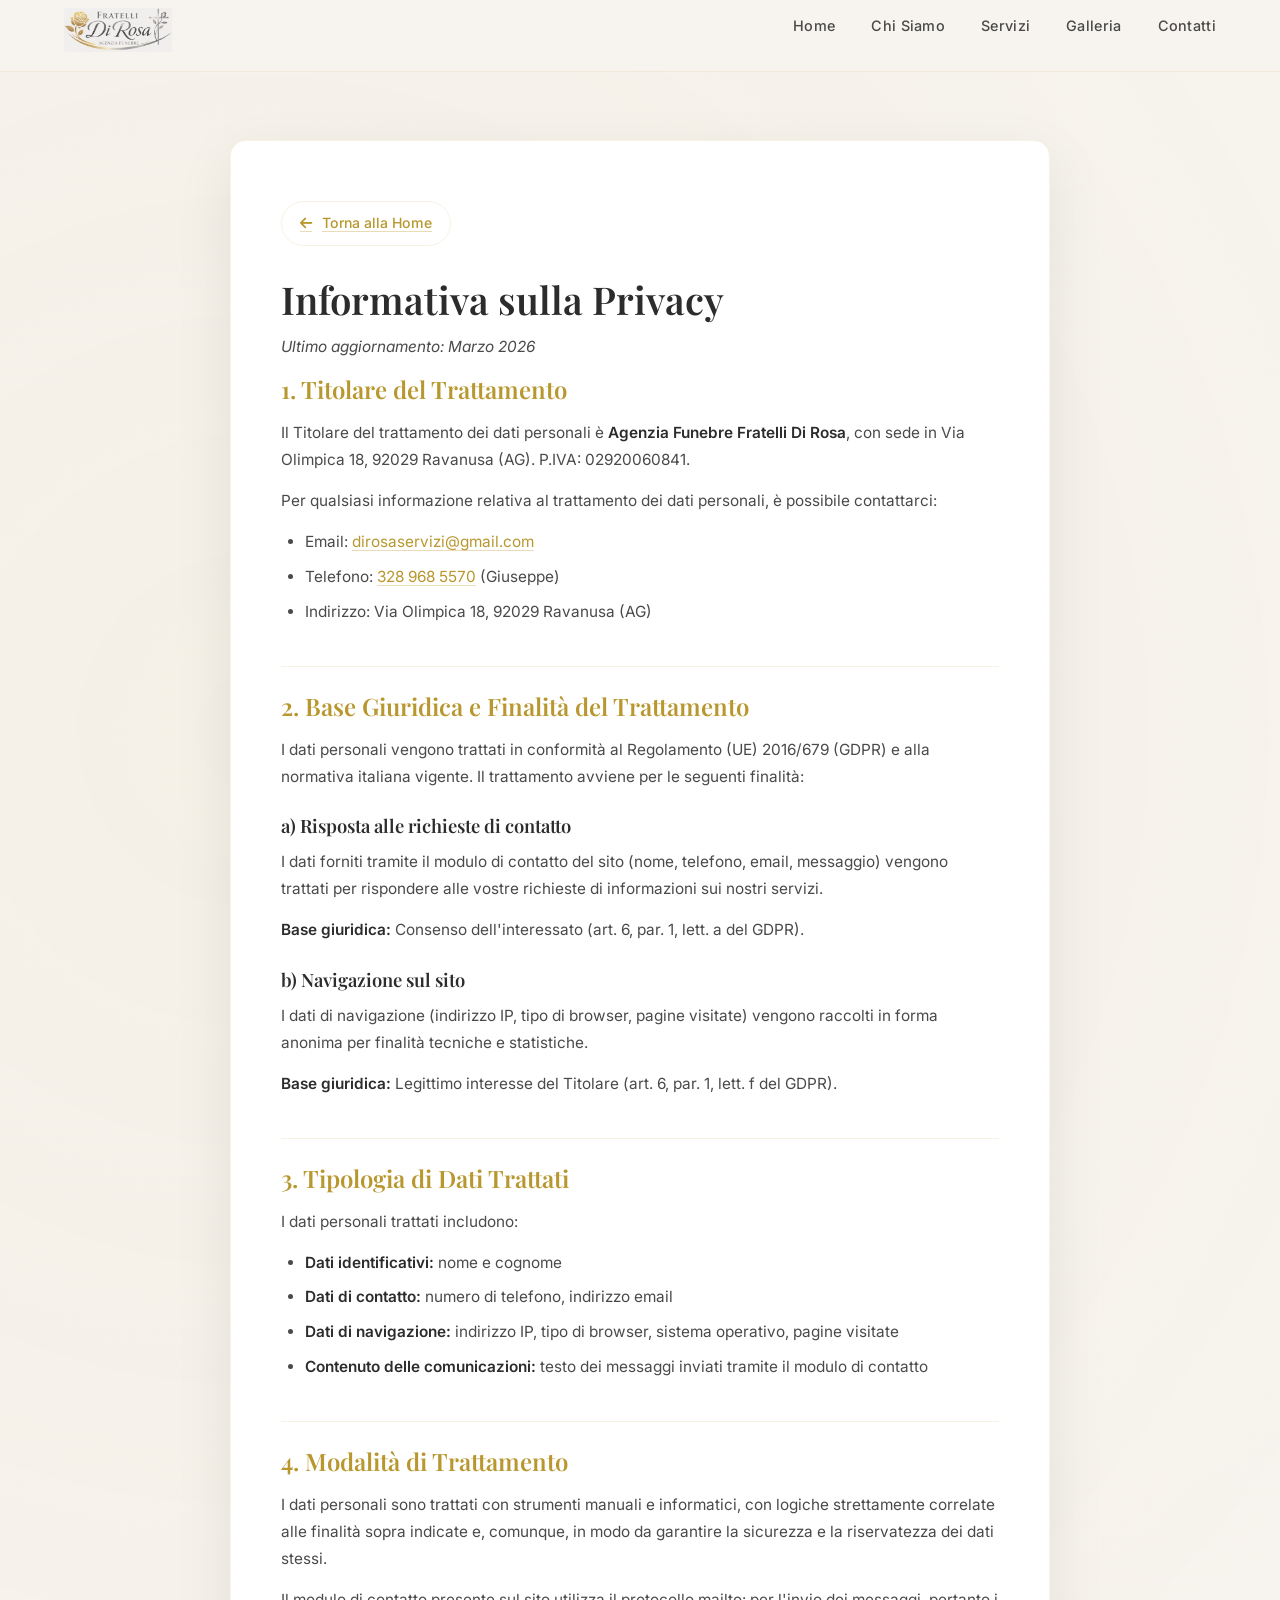
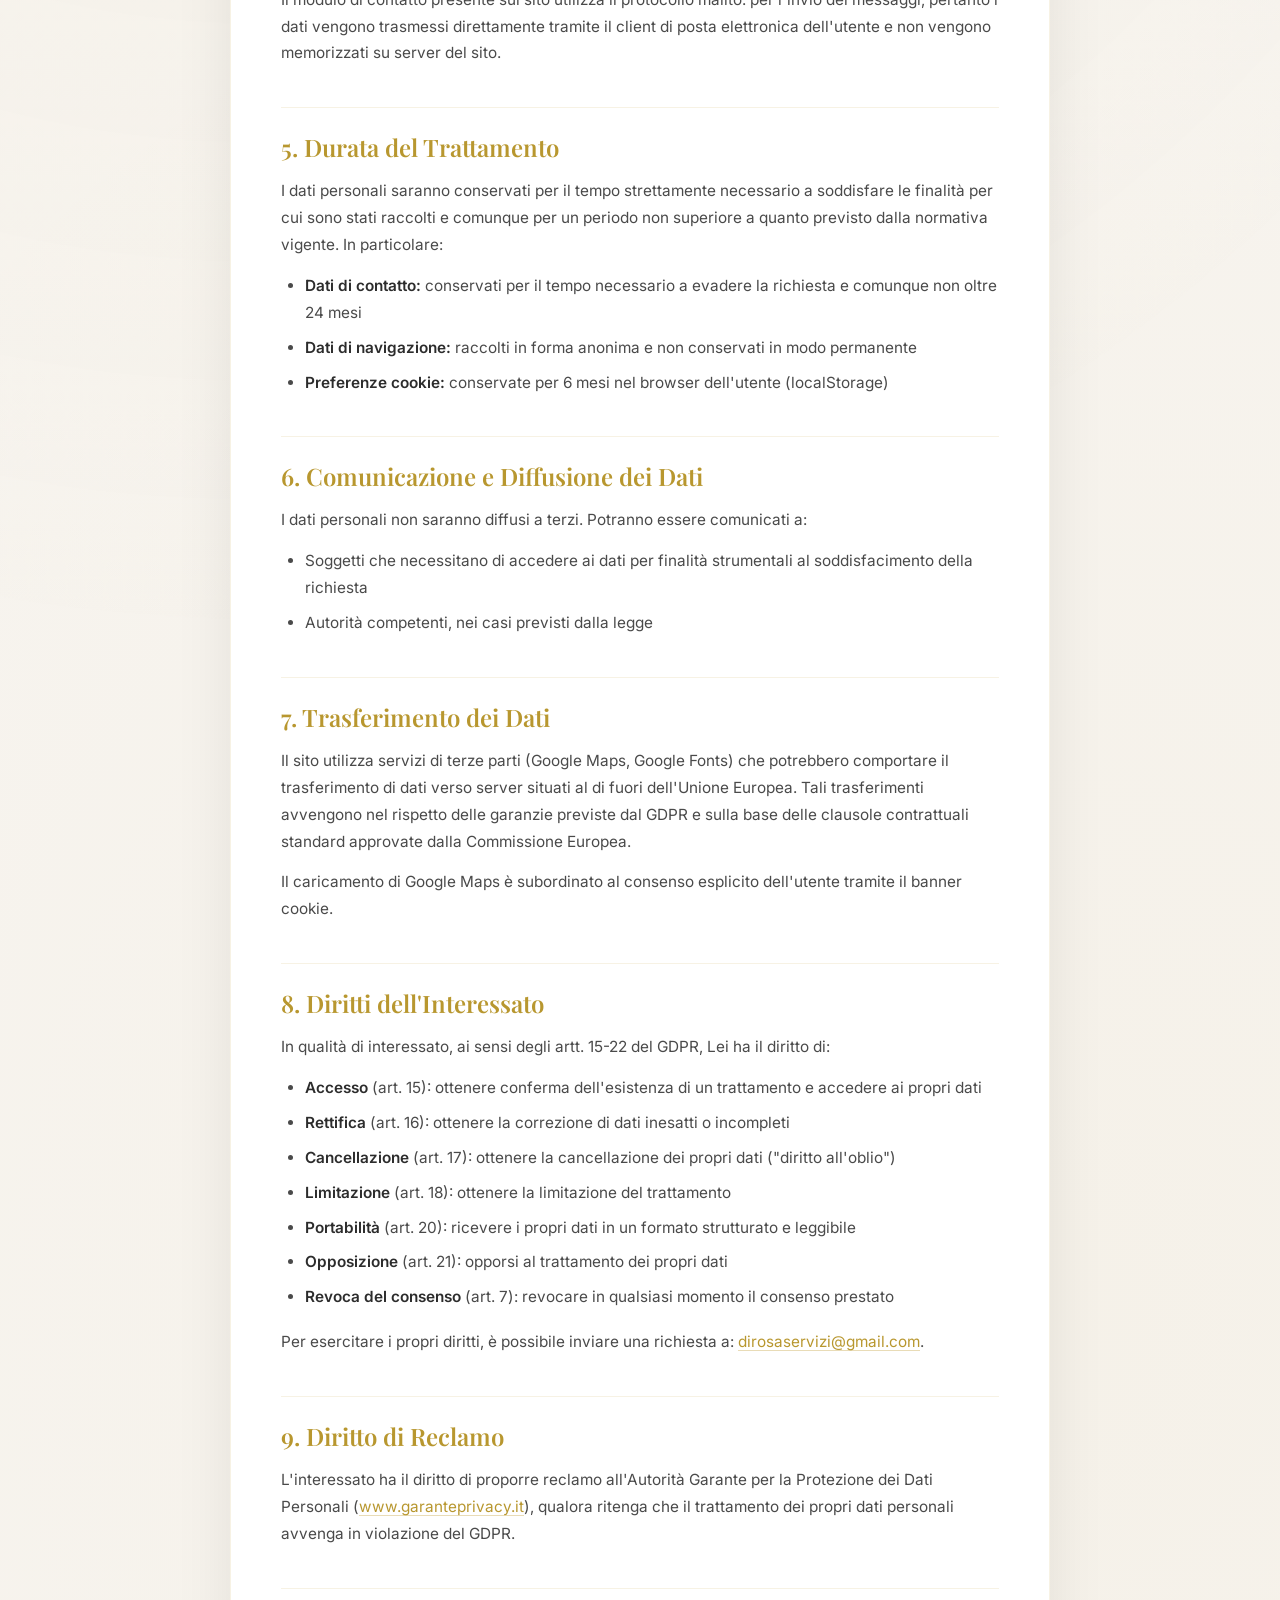
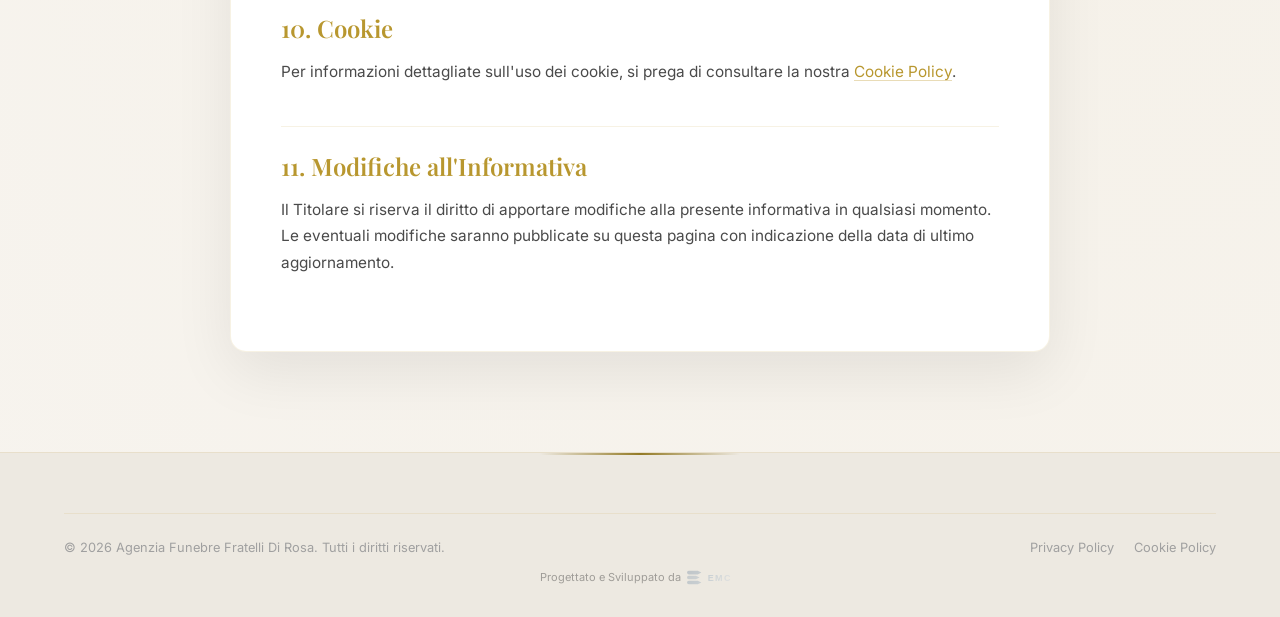
<file: privacy.html>
<!DOCTYPE html>
<html lang="it">
<head>
    <!-- Google tag (gtag.js) -->
    <script async src="https://www.googletagmanager.com/gtag/js?id=G-EB2NVYSHMT"></script>
    <script>
      window.dataLayer = window.dataLayer || [];
      function gtag(){dataLayer.push(arguments);}
      gtag('js', new Date());

      gtag('config', 'G-EB2NVYSHMT');
    </script>
    <meta charset="UTF-8">
    <meta name="viewport" content="width=device-width, initial-scale=1.0">
    <meta name="description" content="Privacy Policy - Agenzia Funebre Fratelli Di Rosa">
    <meta name="robots" content="noindex, nofollow">
    <title>Privacy Policy - Fratelli Di Rosa</title>

    <link rel="preconnect" href="https://fonts.googleapis.com">
    <link rel="preconnect" href="https://fonts.gstatic.com" crossorigin>
    <link href="https://fonts.googleapis.com/css2?family=Inter:wght@300;400;500;600;700&family=Playfair+Display:wght@400;500;600;700&display=swap" rel="stylesheet">
    <link rel="stylesheet" href="https://cdnjs.cloudflare.com/ajax/libs/font-awesome/6.5.1/css/all.min.css" integrity="sha512-DTOQO9RWCH3ppGqcWaEA1BIZOC6xxalwEsw9c2QQeAIftl+Vegovlnee1c9QX4TctnWMn13TZye+giMm8e2LwA==" crossorigin="anonymous" referrerpolicy="no-referrer">
    <link rel="icon" type="image/x-icon" href="favicon.ico">
    <link rel="stylesheet" href="css/style.css">
</head>
<body>

    <!-- Header -->
    <header class="header scrolled">
        <div class="container">
            <nav class="nav">
                <a href="index.html" class="nav-logo">
                    <img src="images/logo.png" alt="Fratelli Di Rosa - Agenzia Funebre" class="nav-logo-img">
                </a>
                <ul class="nav-links">
                    <li><a href="index.html">Home</a></li>
                    <li><a href="index.html#chi-siamo">Chi Siamo</a></li>
                    <li><a href="index.html#servizi">Servizi</a></li>
                    <li><a href="index.html#galleria">Galleria</a></li>
                    <li><a href="index.html#contatti">Contatti</a></li>
                </ul>
                <button class="hamburger" id="hamburger" aria-label="Menu di navigazione" aria-expanded="false">
                    <span></span>
                    <span></span>
                    <span></span>
                </button>
            </nav>
        </div>
    </header>

    <!-- Privacy Policy -->
    <main class="legal-page">
        <div class="container">
            <div class="legal-content">
                <a href="index.html" class="legal-back"><i class="fas fa-arrow-left"></i> Torna alla Home</a>

                <h1>Informativa sulla Privacy</h1>
                <p class="legal-date">Ultimo aggiornamento: Marzo 2026</p>

                <h2>1. Titolare del Trattamento</h2>
                <p>
                    Il Titolare del trattamento dei dati personali è <strong>Agenzia Funebre Fratelli Di Rosa</strong>,
                    con sede in Via Olimpica 18, 92029 Ravanusa (AG).
                    P.IVA: 02920060841.
                </p>
                <p>
                    Per qualsiasi informazione relativa al trattamento dei dati personali, è possibile contattarci:
                </p>
                <ul>
                    <li>Email: <a href="mailto:dirosaservizi@gmail.com">dirosaservizi@gmail.com</a></li>
                    <li>Telefono: <a href="tel:+393289685570">328 968 5570</a> (Giuseppe)</li>
                    <li>Indirizzo: Via Olimpica 18, 92029 Ravanusa (AG)</li>
                </ul>

                <h2>2. Base Giuridica e Finalità del Trattamento</h2>
                <p>
                    I dati personali vengono trattati in conformità al Regolamento (UE) 2016/679 (GDPR)
                    e alla normativa italiana vigente. Il trattamento avviene per le seguenti finalità:
                </p>

                <h3>a) Risposta alle richieste di contatto</h3>
                <p>
                    I dati forniti tramite il modulo di contatto del sito (nome, telefono, email, messaggio) vengono
                    trattati per rispondere alle vostre richieste di informazioni sui nostri servizi.
                </p>
                <p><strong>Base giuridica:</strong> Consenso dell'interessato (art. 6, par. 1, lett. a del GDPR).</p>

                <h3>b) Navigazione sul sito</h3>
                <p>
                    I dati di navigazione (indirizzo IP, tipo di browser, pagine visitate) vengono raccolti
                    in forma anonima per finalità tecniche e statistiche.
                </p>
                <p><strong>Base giuridica:</strong> Legittimo interesse del Titolare (art. 6, par. 1, lett. f del GDPR).</p>

                <h2>3. Tipologia di Dati Trattati</h2>
                <p>I dati personali trattati includono:</p>
                <ul>
                    <li><strong>Dati identificativi:</strong> nome e cognome</li>
                    <li><strong>Dati di contatto:</strong> numero di telefono, indirizzo email</li>
                    <li><strong>Dati di navigazione:</strong> indirizzo IP, tipo di browser, sistema operativo, pagine visitate</li>
                    <li><strong>Contenuto delle comunicazioni:</strong> testo dei messaggi inviati tramite il modulo di contatto</li>
                </ul>

                <h2>4. Modalità di Trattamento</h2>
                <p>
                    I dati personali sono trattati con strumenti manuali e informatici, con logiche strettamente correlate
                    alle finalità sopra indicate e, comunque, in modo da garantire la sicurezza e la riservatezza dei dati stessi.
                </p>
                <p>
                    Il modulo di contatto presente sul sito utilizza il protocollo mailto: per l'invio dei messaggi,
                    pertanto i dati vengono trasmessi direttamente tramite il client di posta elettronica dell'utente
                    e non vengono memorizzati su server del sito.
                </p>

                <h2>5. Durata del Trattamento</h2>
                <p>
                    I dati personali saranno conservati per il tempo strettamente necessario a soddisfare le finalità
                    per cui sono stati raccolti e comunque per un periodo non superiore a quanto previsto dalla normativa
                    vigente. In particolare:
                </p>
                <ul>
                    <li><strong>Dati di contatto:</strong> conservati per il tempo necessario a evadere la richiesta e comunque non oltre 24 mesi</li>
                    <li><strong>Dati di navigazione:</strong> raccolti in forma anonima e non conservati in modo permanente</li>
                    <li><strong>Preferenze cookie:</strong> conservate per 6 mesi nel browser dell'utente (localStorage)</li>
                </ul>

                <h2>6. Comunicazione e Diffusione dei Dati</h2>
                <p>
                    I dati personali non saranno diffusi a terzi. Potranno essere comunicati a:
                </p>
                <ul>
                    <li>Soggetti che necessitano di accedere ai dati per finalità strumentali al soddisfacimento della richiesta</li>
                    <li>Autorità competenti, nei casi previsti dalla legge</li>
                </ul>

                <h2>7. Trasferimento dei Dati</h2>
                <p>
                    Il sito utilizza servizi di terze parti (Google Maps, Google Fonts) che potrebbero comportare
                    il trasferimento di dati verso server situati al di fuori dell'Unione Europea.
                    Tali trasferimenti avvengono nel rispetto delle garanzie previste dal GDPR e sulla base
                    delle clausole contrattuali standard approvate dalla Commissione Europea.
                </p>
                <p>
                    Il caricamento di Google Maps è subordinato al consenso esplicito dell'utente tramite il banner cookie.
                </p>

                <h2>8. Diritti dell'Interessato</h2>
                <p>
                    In qualità di interessato, ai sensi degli artt. 15-22 del GDPR, Lei ha il diritto di:
                </p>
                <ul>
                    <li><strong>Accesso</strong> (art. 15): ottenere conferma dell'esistenza di un trattamento e accedere ai propri dati</li>
                    <li><strong>Rettifica</strong> (art. 16): ottenere la correzione di dati inesatti o incompleti</li>
                    <li><strong>Cancellazione</strong> (art. 17): ottenere la cancellazione dei propri dati ("diritto all'oblio")</li>
                    <li><strong>Limitazione</strong> (art. 18): ottenere la limitazione del trattamento</li>
                    <li><strong>Portabilità</strong> (art. 20): ricevere i propri dati in un formato strutturato e leggibile</li>
                    <li><strong>Opposizione</strong> (art. 21): opporsi al trattamento dei propri dati</li>
                    <li><strong>Revoca del consenso</strong> (art. 7): revocare in qualsiasi momento il consenso prestato</li>
                </ul>
                <p>
                    Per esercitare i propri diritti, è possibile inviare una richiesta a:
                    <a href="mailto:dirosaservizi@gmail.com">dirosaservizi@gmail.com</a>.
                </p>

                <h2>9. Diritto di Reclamo</h2>
                <p>
                    L'interessato ha il diritto di proporre reclamo all'Autorità Garante per la Protezione dei Dati Personali
                    (<a href="https://www.garanteprivacy.it" target="_blank" rel="noopener noreferrer">www.garanteprivacy.it</a>),
                    qualora ritenga che il trattamento dei propri dati personali avvenga in violazione del GDPR.
                </p>

                <h2>10. Cookie</h2>
                <p>
                    Per informazioni dettagliate sull'uso dei cookie, si prega di consultare la nostra
                    <a href="cookie-policy.html">Cookie Policy</a>.
                </p>

                <h2>11. Modifiche all'Informativa</h2>
                <p>
                    Il Titolare si riserva il diritto di apportare modifiche alla presente informativa in qualsiasi momento.
                    Le eventuali modifiche saranno pubblicate su questa pagina con indicazione della data di ultimo aggiornamento.
                </p>
            </div>
        </div>
    </main>

    <!-- Footer -->
    <footer class="footer">
        <div class="container">
            <div class="footer-bottom">
                <p>&copy; <script>document.write(new Date().getFullYear())</script> Agenzia Funebre Fratelli Di Rosa. Tutti i diritti riservati.</p>
                <div class="footer-bottom-links">
                    <a href="privacy.html">Privacy Policy</a>
                    <a href="cookie-policy.html">Cookie Policy</a>
                </div>
            </div>
            <a href="https://www.emcdigitalsolutions.it" target="_blank" rel="noopener" title="Progettato e Sviluppato da EMC Digital Solutions" style="margin-top:10px;display:flex;align-items:center;justify-content:center;gap:6px;opacity:0.4;font-size:11px;text-decoration:none;color:inherit;"><span>Progettato e Sviluppato da</span> <svg xmlns="http://www.w3.org/2000/svg" viewBox="0 0 120 40" height="18"><defs><linearGradient id="emcG" x1="0" y1="0" x2="120" y2="40" gradientUnits="userSpaceOnUse"><stop offset="0%" stop-color="#7b8fa3"/><stop offset="45%" stop-color="#9bb0c4"/><stop offset="100%" stop-color="#e8eaed"/></linearGradient><linearGradient id="emcIG" x1="0" y1="0" x2="40" y2="40" gradientUnits="userSpaceOnUse"><stop offset="0%" stop-color="#7b8fa3"/><stop offset="100%" stop-color="#9bb0c4"/></linearGradient></defs><path d="M4,4 H24 L32,8 L24,12 H4 A4,4 0 0,1 4,4Z" fill="url(#emcIG)"/><path d="M4,15 H20 L28,19 L20,23 H4 A4,4 0 0,1 4,15Z" fill="url(#emcIG)" opacity="0.85"/><path d="M4,26 H24 L32,30 L24,34 H4 A4,4 0 0,1 4,26Z" fill="url(#emcIG)"/><text x="46" y="27" font-family="'Space Grotesk','Segoe UI','Helvetica Neue',Arial,sans-serif" font-size="20" font-weight="700" fill="url(#emcG)" letter-spacing="3">EMC</text></svg></a>
        </div>
    </footer>

    <script>
        // Mobile menu per le pagine legali
        var hamburger = document.getElementById('hamburger');
        var navLinks = document.querySelector('.nav-links');
        if (hamburger && navLinks) {
            hamburger.addEventListener('click', function () {
                var isOpen = navLinks.classList.toggle('open');
                hamburger.classList.toggle('active');
                hamburger.setAttribute('aria-expanded', isOpen);
                document.body.style.overflow = isOpen ? 'hidden' : '';
            });
            navLinks.querySelectorAll('a').forEach(function (link) {
                link.addEventListener('click', function () {
                    navLinks.classList.remove('open');
                    hamburger.classList.remove('active');
                    hamburger.setAttribute('aria-expanded', 'false');
                    document.body.style.overflow = '';
                });
            });
        }
    </script>

</body>
</html>
</file>
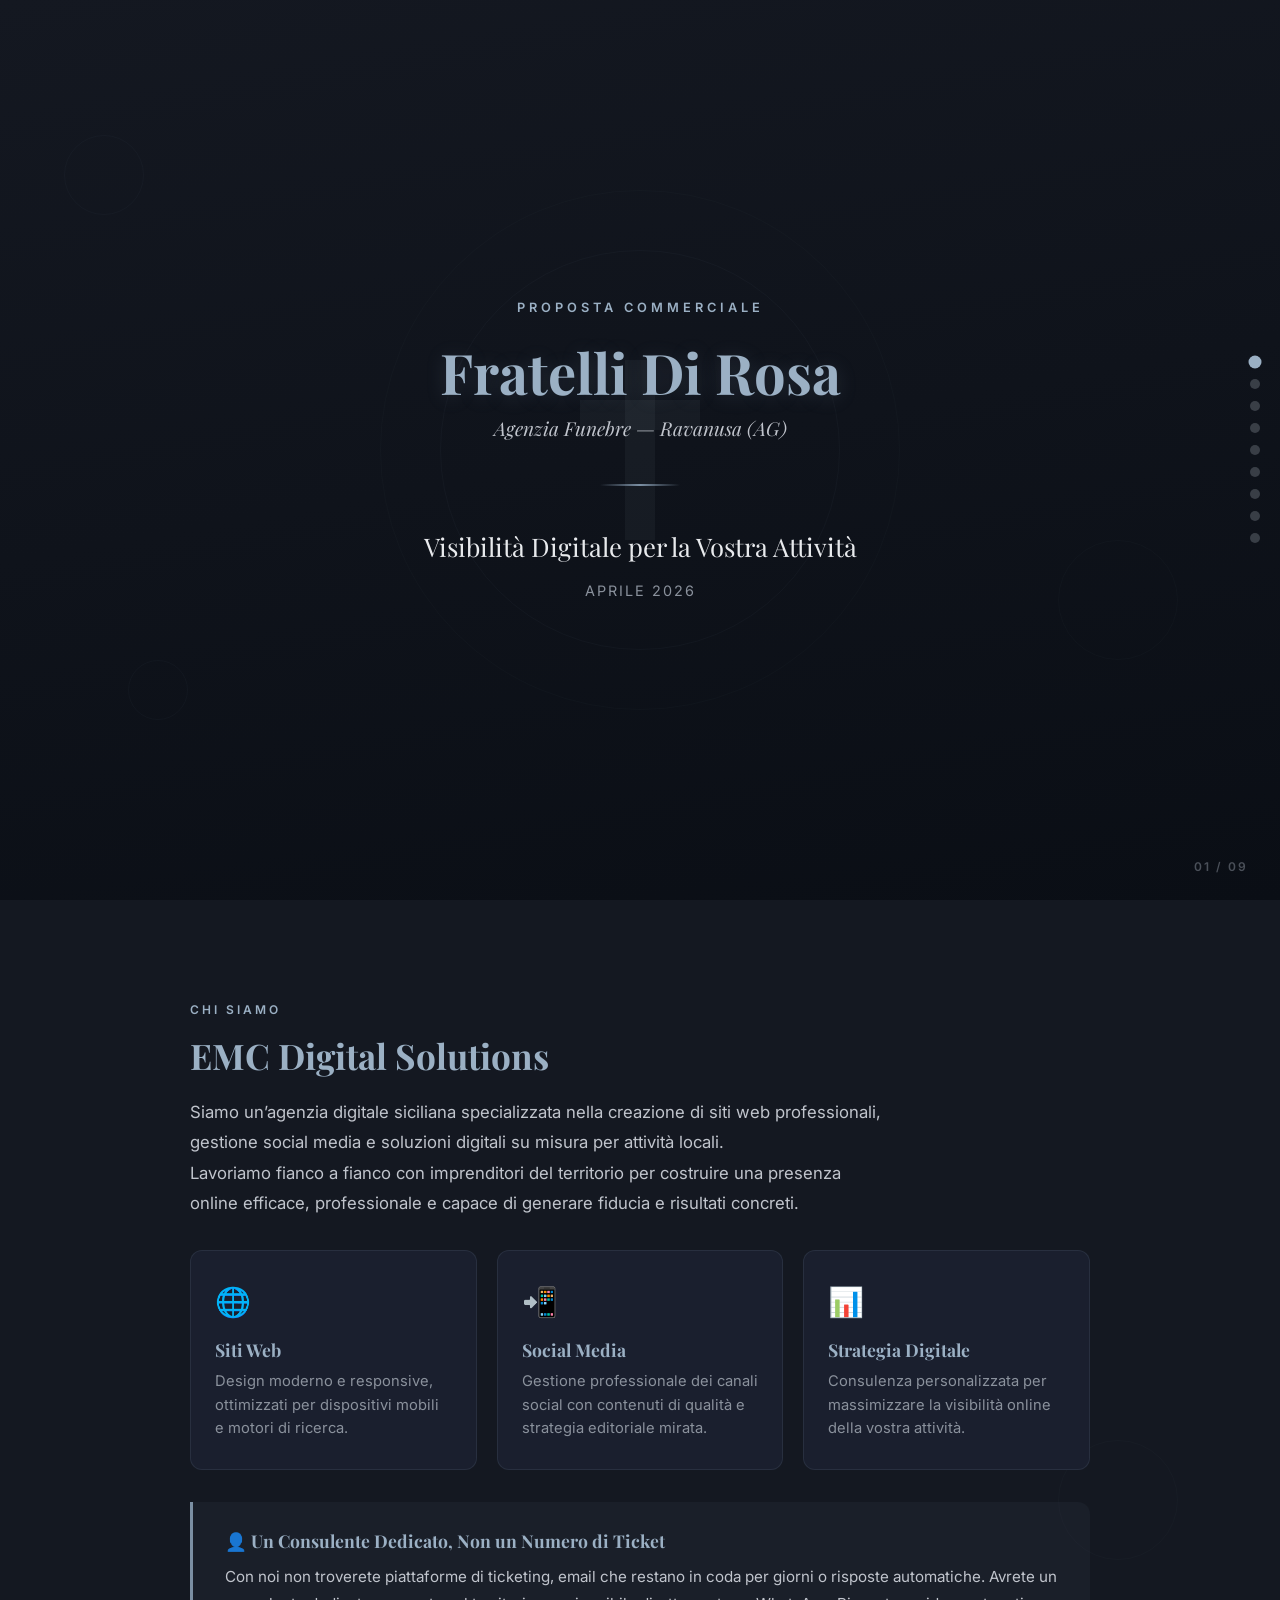
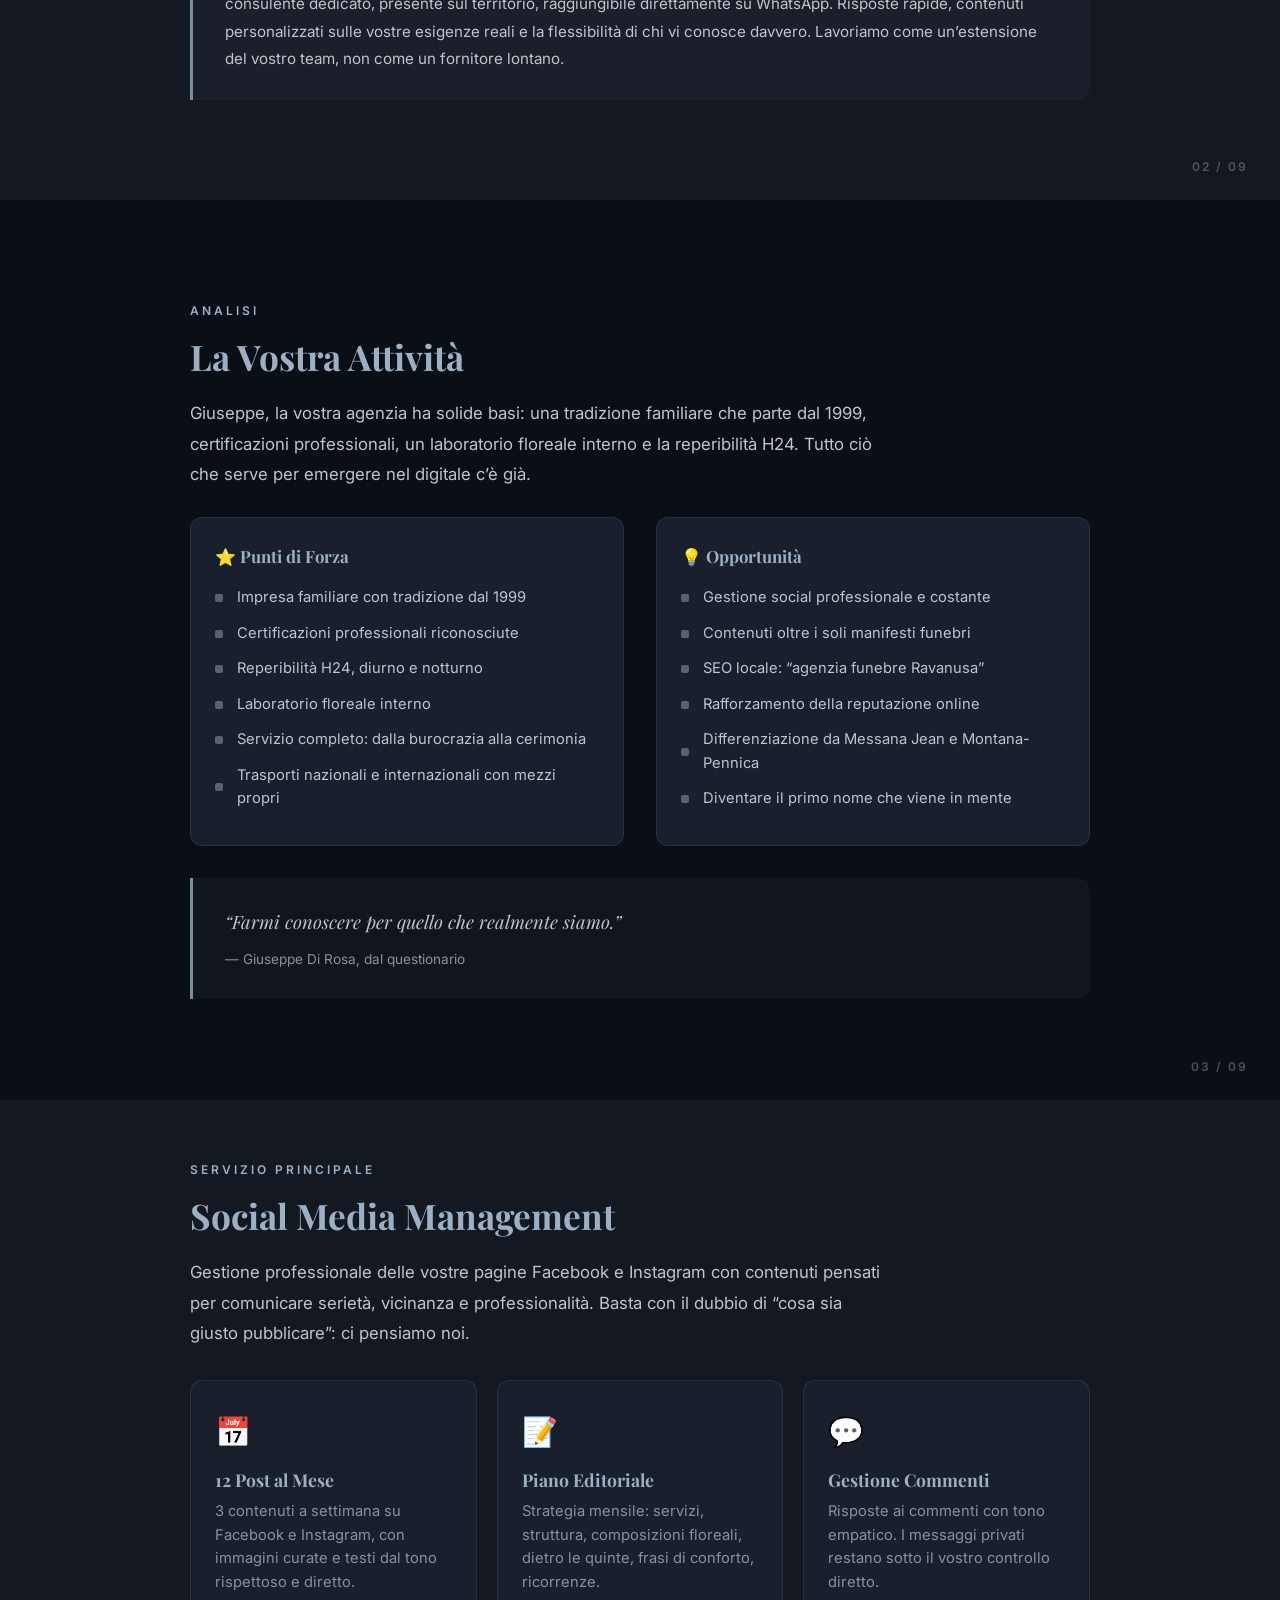
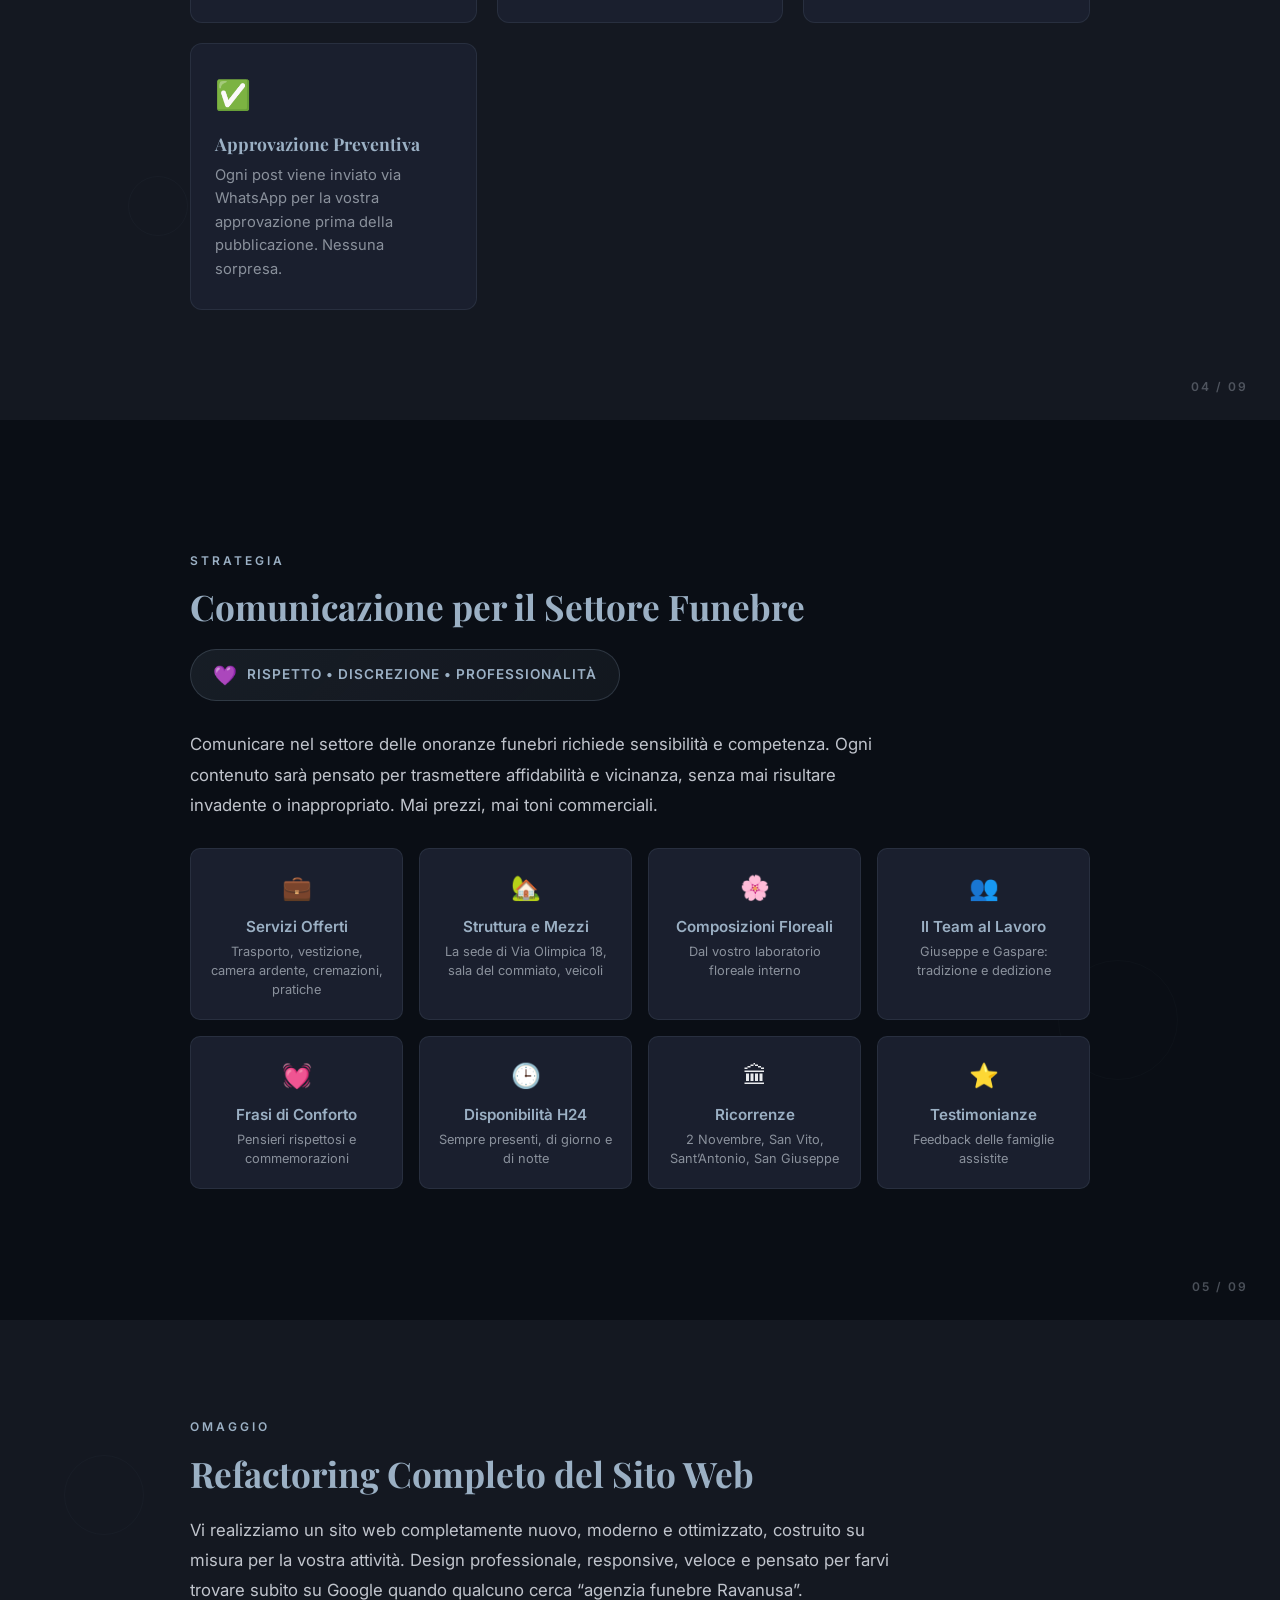
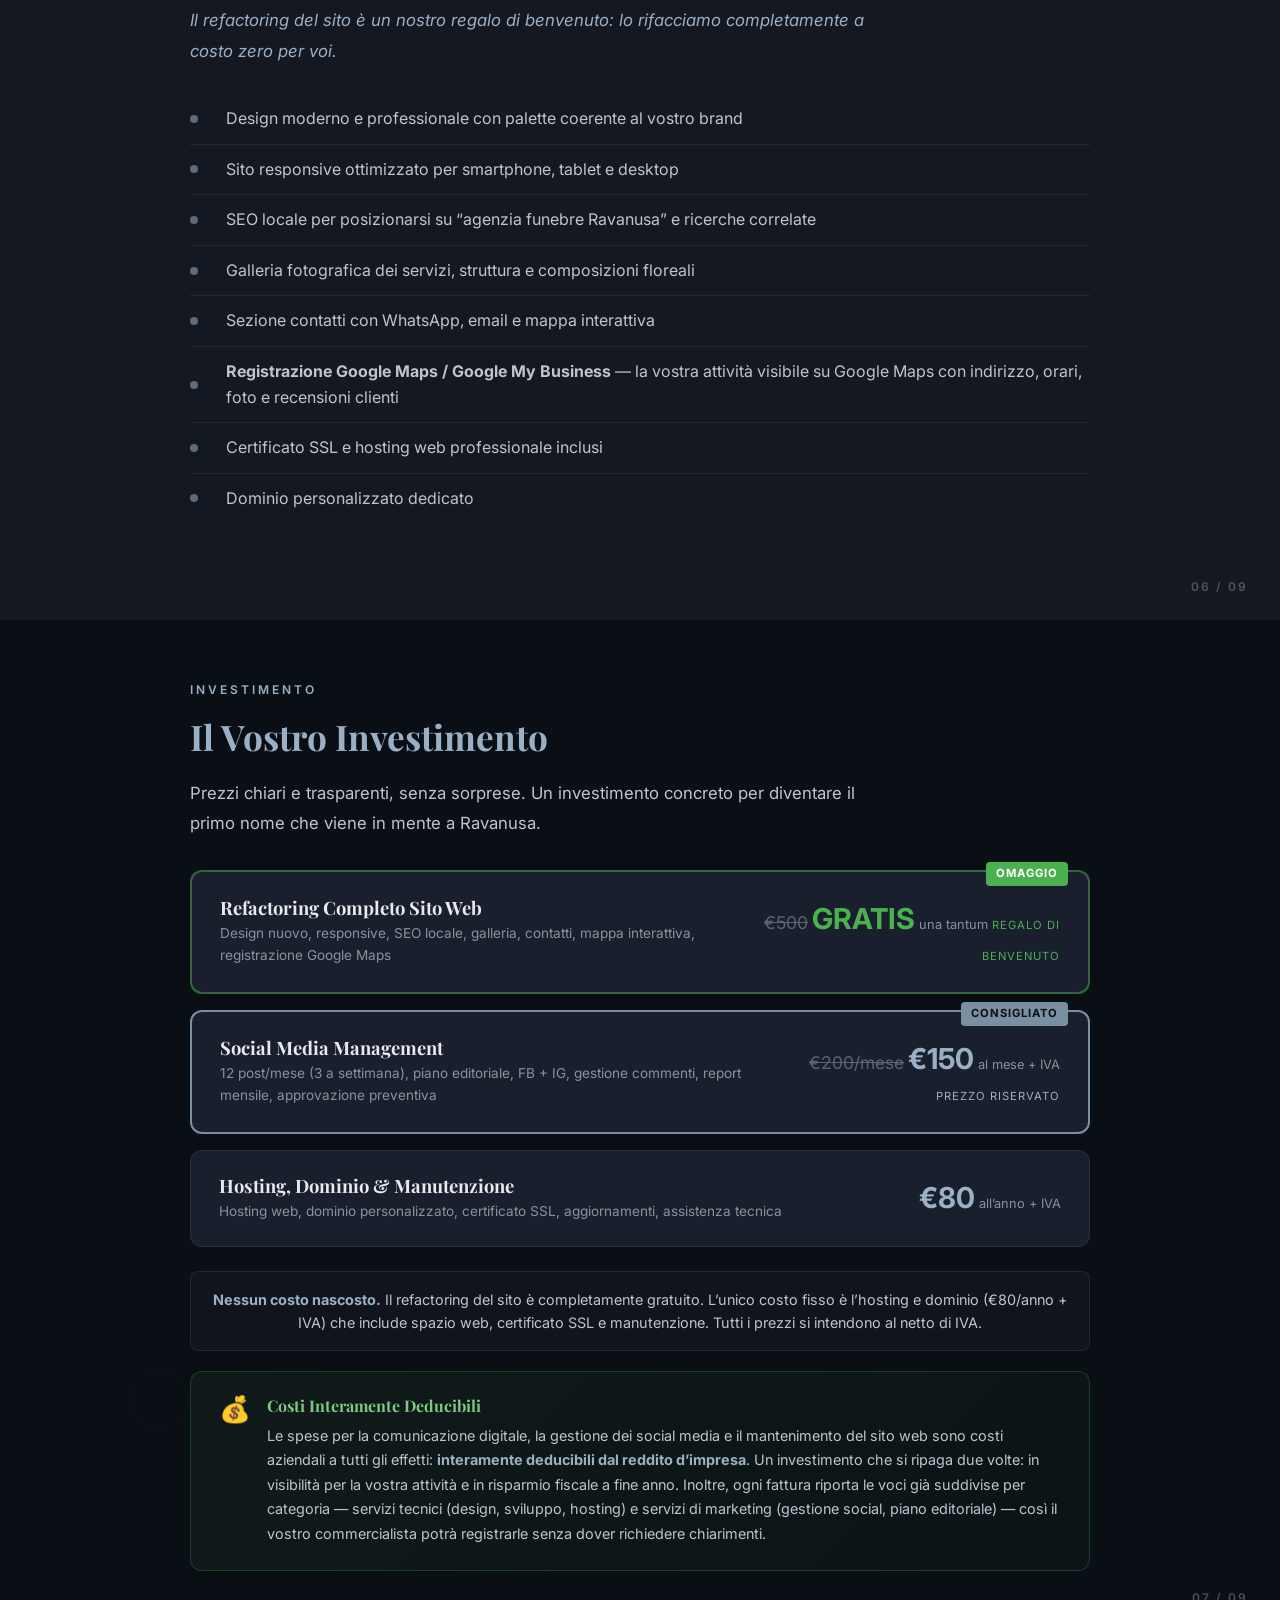
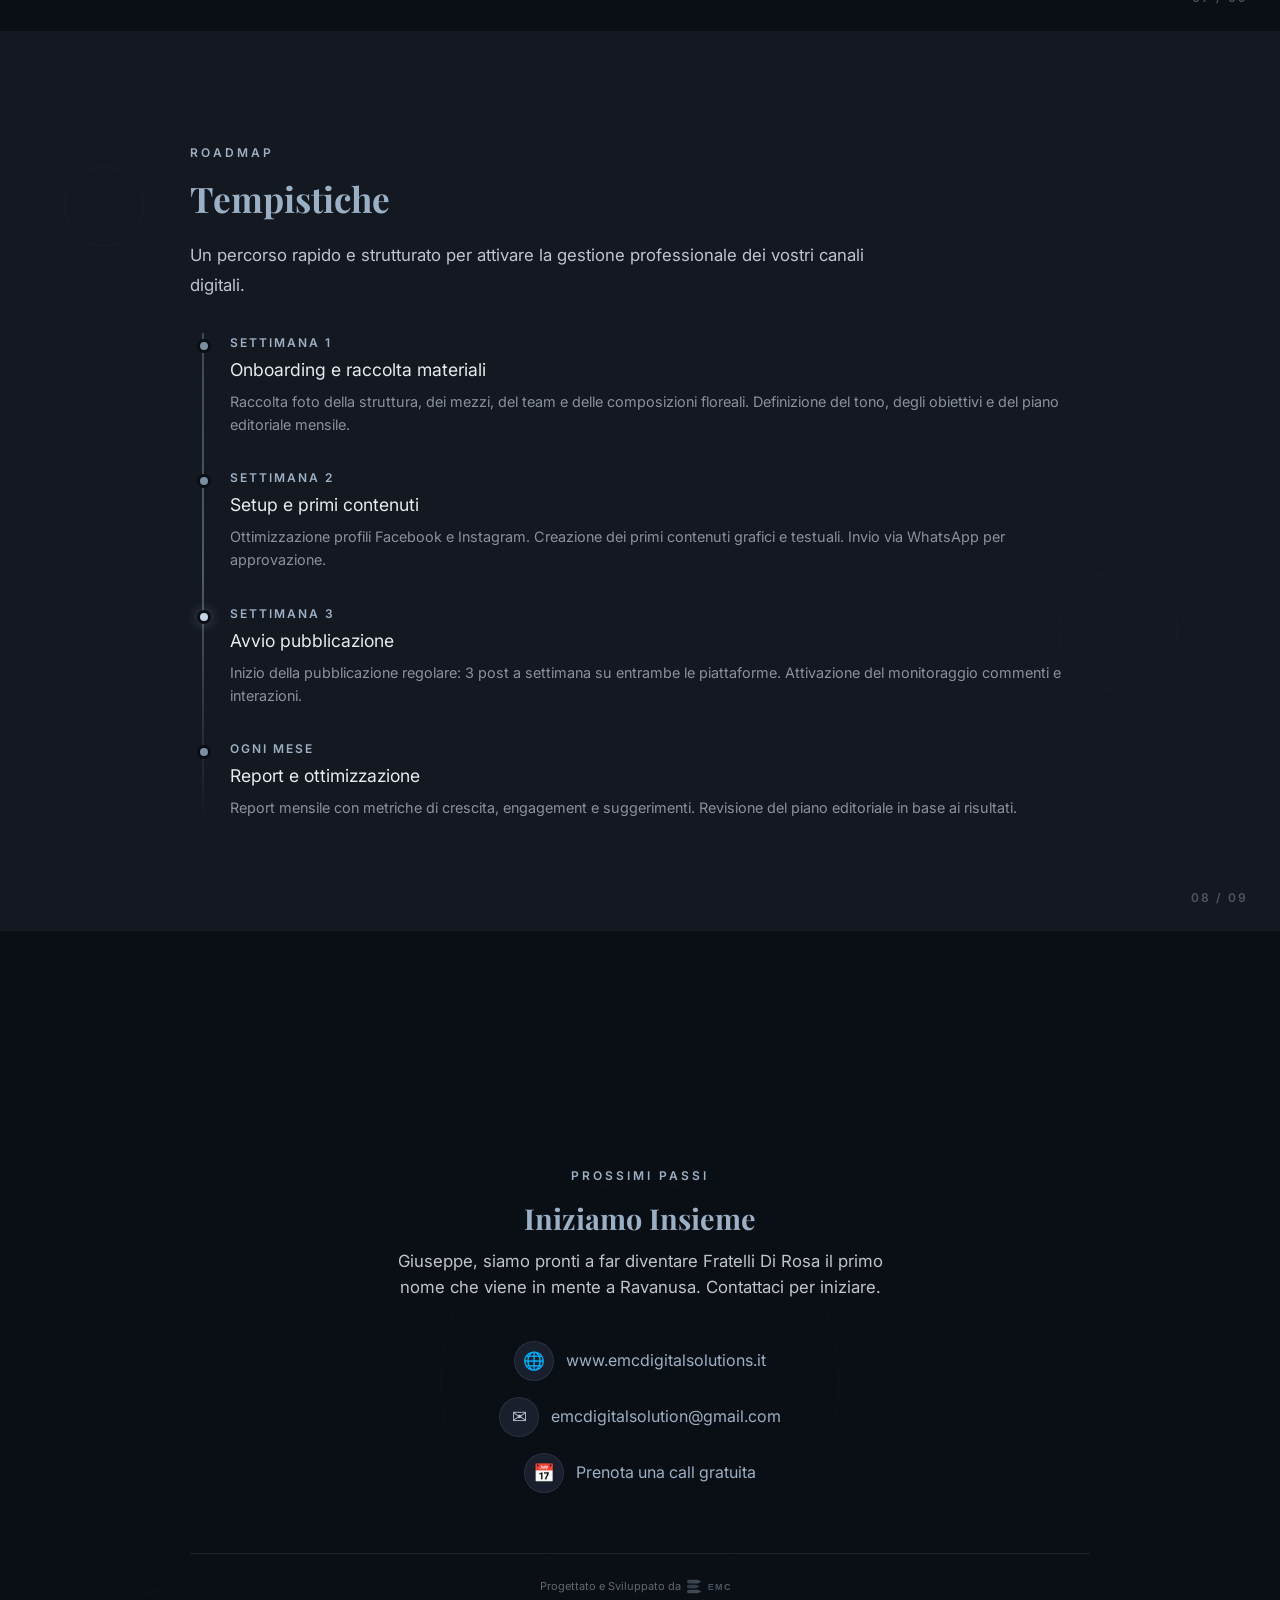
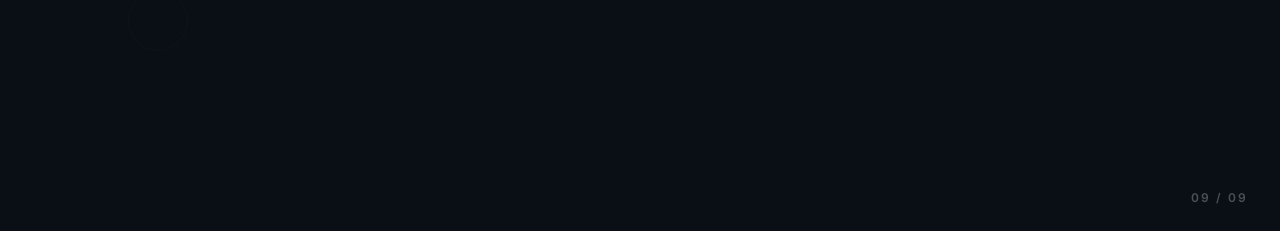
<file: proposta-commerciale.html>
<!DOCTYPE html>
<html lang="it">
<head>
    <meta charset="UTF-8">
    <meta name="viewport" content="width=device-width, initial-scale=1.0">
    <title>Proposta Commerciale &mdash; Fratelli Di Rosa | EMC Digital Solutions</title>
    <meta name="robots" content="noindex, nofollow">
    <link rel="preconnect" href="https://fonts.googleapis.com">
    <link rel="preconnect" href="https://fonts.gstatic.com" crossorigin>
    <link href="https://fonts.googleapis.com/css2?family=Inter:wght@400;500;600;700&family=Playfair+Display:ital,wght@0,400;0,500;0,600;0,700;1,400&display=swap" rel="stylesheet">
    <style>
        *, *::before, *::after { margin: 0; padding: 0; box-sizing: border-box; }

        :root {
            --bg-deep: #0a0e15;
            --bg-primary: #141821;
            --bg-card: #1a1f2e;
            --accent: #7b8fa3;
            --accent-light: #9bb0c4;
            --accent-silver: #a8bfd1;
            --accent-bright: #c5d5e4;
            --text-primary: #e8eaed;
            --text-light: #c0c4cc;
            --text-muted: #8a919c;
            --border-cool: rgba(123, 143, 163, 0.15);
        }

        html { scroll-snap-type: y mandatory; overflow-y: scroll; scroll-behavior: smooth; }

        body {
            font-family: 'Inter', -apple-system, BlinkMacSystemFont, 'Segoe UI', Roboto, Arial, sans-serif;
            color: var(--text-primary);
            background: var(--bg-deep);
            line-height: 1.6;
            overflow-x: hidden;
            -webkit-font-smoothing: antialiased;
        }

        h1, h2, h3, h4 { font-family: 'Playfair Display', Georgia, serif; font-weight: 700; line-height: 1.2; }

        /* ===== SLIDES ===== */
        .slide {
            min-height: 100vh; scroll-snap-align: start;
            display: flex; align-items: center; justify-content: center;
            position: relative; padding: 60px 24px; overflow: hidden;
        }
        .slide-inner { max-width: 900px; width: 100%; z-index: 2; position: relative; }
        .slide:nth-child(odd) { background: var(--bg-primary); }
        .slide:nth-child(even) { background: var(--bg-deep); }
        .slide-number { position: absolute; bottom: 24px; right: 32px; font-size: .75rem; font-weight: 600; letter-spacing: 2px; color: var(--text-muted); opacity: .5; }

        /* ===== NAV DOTS ===== */
        .nav-dots { position: fixed; right: 20px; top: 50%; transform: translateY(-50%); z-index: 100; display: flex; flex-direction: column; gap: 12px; }
        .nav-dot { width: 10px; height: 10px; border-radius: 50%; background: var(--text-muted); opacity: .35; cursor: pointer; transition: all .3s; border: none; padding: 0; }
        .nav-dot:hover { opacity: .7; transform: scale(1.3); }
        .nav-dot.active { background: var(--accent-light); opacity: 1; transform: scale(1.3); }

        /* ===== DECORATIONS ===== */
        .geo-bg { position: absolute; inset: 0; overflow: hidden; pointer-events: none; z-index: 0; }
        .geo-circle { position: absolute; border: 1px solid var(--accent); border-radius: 50%; opacity: .04; }
        .geo-1 { top: 15%; left: 5%; width: 80px; height: 80px; }
        .geo-2 { top: 60%; right: 8%; width: 120px; height: 120px; opacity: .03; }
        .geo-3 { bottom: 20%; left: 10%; width: 60px; height: 60px; }

        /* ===== ANIMATIONS ===== */
        .fade-in { opacity: 0; transform: translateY(30px); transition: opacity .7s ease, transform .7s ease; }
        .fade-in.visible { opacity: 1; transform: translateY(0); }
        .stagger-1 { transition-delay: .1s; } .stagger-2 { transition-delay: .2s; }
        .stagger-3 { transition-delay: .3s; } .stagger-4 { transition-delay: .4s; }
        .stagger-5 { transition-delay: .5s; } .stagger-6 { transition-delay: .6s; }

        /* ===== COVER ===== */
        .cover-slide { text-align: center; background: linear-gradient(170deg, var(--bg-primary) 0%, var(--bg-deep) 100%) !important; }
        .cover-label { font-size: .8rem; font-weight: 600; text-transform: uppercase; letter-spacing: 4px; color: var(--accent-light); margin-bottom: 20px; font-family: 'Inter', sans-serif; }
        .cover-brand { font-size: 3.5rem; color: var(--accent-light); margin-bottom: 8px; text-shadow: 0 2px 20px rgba(123,143,163,.2); }
        .cover-subtitle { font-family: 'Playfair Display', serif; font-size: 1.2rem; font-style: italic; color: var(--text-light); margin-bottom: 40px; font-weight: 400; }
        .cover-divider { width: 80px; height: 2px; background: linear-gradient(90deg, transparent, var(--accent), transparent); margin: 0 auto 40px; }
        .cover-title { font-family: 'Playfair Display', serif; font-size: 1.6rem; font-weight: 400; color: var(--text-primary); margin-bottom: 12px; }
        .cover-date { font-size: .9rem; color: var(--text-muted); letter-spacing: 2px; text-transform: uppercase; font-family: 'Inter', sans-serif; }
        .cover-ring { position: absolute; width: 400px; height: 400px; border: 1px solid var(--accent); opacity: .05; top: 50%; left: 50%; transform: translate(-50%,-50%); border-radius: 50%; }
        .cover-ring-2 { position: absolute; width: 520px; height: 520px; border: 1px solid var(--accent); opacity: .03; top: 50%; left: 50%; transform: translate(-50%,-50%); border-radius: 50%; }
        .cover-cross { position: absolute; top: 50%; left: 50%; transform: translate(-50%,-50%); z-index: 0; }

        /* ===== SECTIONS ===== */
        .section-label { font-size: .75rem; font-weight: 600; text-transform: uppercase; letter-spacing: 3px; color: var(--accent-light); margin-bottom: 16px; font-family: 'Inter', sans-serif; }
        .section-title { font-size: 2.2rem; color: var(--accent-light); margin-bottom: 20px; }
        .section-text { font-size: 1.05rem; color: var(--text-light); line-height: 1.8; max-width: 700px; }
        .section-text + .section-text { margin-top: 16px; }

        /* ===== CARDS ===== */
        .card-grid { display: grid; grid-template-columns: repeat(auto-fit, minmax(250px, 1fr)); gap: 20px; margin-top: 32px; }
        .card { background: var(--bg-card); border: 1px solid var(--border-cool); border-radius: 12px; padding: 28px 24px; transition: transform .3s, border-color .3s; }
        .card:hover { transform: translateY(-3px); border-color: rgba(123,143,163,.3); }
        .card-icon { font-size: 1.8rem; margin-bottom: 14px; display: block; }
        .card h4 { font-size: 1.1rem; color: var(--accent-light); margin-bottom: 10px; }
        .card p { font-size: .92rem; color: var(--text-muted); line-height: 1.6; }

        /* ===== FEATURE LIST ===== */
        .feature-list { list-style: none; margin-top: 28px; }
        .feature-list li { position: relative; padding: 12px 0 12px 36px; font-size: 1rem; color: var(--text-light); border-bottom: 1px solid var(--border-cool); }
        .feature-list li:last-child { border-bottom: none; }
        .feature-list li::before { content: ''; position: absolute; left: 0; top: 50%; transform: translateY(-50%); width: 8px; height: 8px; border-radius: 50%; background: var(--accent); opacity: .7; }

        /* ===== TWO COLUMNS ===== */
        .two-cols { display: grid; grid-template-columns: 1fr 1fr; gap: 32px; margin-top: 28px; }
        .col-box { background: var(--bg-card); border: 1px solid var(--border-cool); border-radius: 12px; padding: 28px 24px; }
        .col-box h4 { font-size: 1.05rem; color: var(--accent-light); margin-bottom: 14px; }
        .col-box ul { list-style: none; }
        .col-box ul li { position: relative; padding: 6px 0 6px 22px; font-size: .92rem; color: var(--text-light); }
        .col-box ul li::before { content: ''; position: absolute; left: 0; top: 50%; transform: translateY(-50%); width: 8px; height: 8px; border-radius: 2px; background: var(--accent); opacity: .6; }

        /* ===== PRICING ===== */
        .pricing-table { margin-top: 32px; width: 100%; }
        .pricing-item { display: flex; justify-content: space-between; align-items: center; padding: 24px 28px; background: var(--bg-card); border: 1px solid var(--border-cool); border-radius: 12px; margin-bottom: 16px; transition: border-color .3s; }
        .pricing-item:hover { border-color: rgba(123,143,163,.35); }
        .pricing-item-main { border: 2px solid var(--accent); position: relative; }
        .pricing-item-main::after { content: 'Consigliato'; position: absolute; top: -10px; right: 20px; background: var(--accent); color: var(--bg-deep); font-size: .7rem; font-weight: 700; text-transform: uppercase; letter-spacing: 1px; padding: 3px 10px; border-radius: 4px; font-family: 'Inter', sans-serif; }
        .pricing-label h4 { font-size: 1.15rem; color: var(--text-primary); margin-bottom: 4px; }
        .pricing-label p { font-size: .85rem; color: var(--text-muted); font-family: 'Inter', sans-serif; }
        .pricing-value { text-align: right; }
        .pricing-amount { font-size: 1.8rem; font-weight: 700; color: var(--accent-light); }
        .pricing-period { font-size: .8rem; color: var(--text-muted); font-family: 'Inter', sans-serif; }
        .pricing-original { font-size: 1.1rem; color: var(--text-muted); text-decoration: line-through; opacity: .6; margin-bottom: 2px; }
        .pricing-friend { font-size: .7rem; color: var(--accent-light); text-transform: uppercase; letter-spacing: 1px; margin-top: 4px; font-family: 'Inter', sans-serif; }
        .pricing-note { text-align: center; margin-top: 24px; padding: 16px; background: rgba(123,143,163,.06); border-radius: 8px; border: 1px solid var(--border-cool); }
        .pricing-note p { font-size: .9rem; color: var(--text-light); }
        .pricing-note strong { color: var(--accent-light); }

        /* ===== TIMELINE ===== */
        .timeline { margin-top: 32px; position: relative; padding-left: 40px; }
        .timeline::before { content: ''; position: absolute; left: 12px; top: 0; bottom: 0; width: 2px; background: linear-gradient(180deg, var(--accent), var(--accent-silver), transparent); opacity: .4; }
        .timeline-item { position: relative; padding-bottom: 32px; }
        .timeline-item:last-child { padding-bottom: 0; }
        .timeline-item::before { content: ''; position: absolute; left: -33px; top: 6px; width: 14px; height: 14px; border-radius: 50%; background: var(--accent); border: 3px solid var(--bg-deep); }
        .timeline-item.highlight::before { background: var(--accent-bright); box-shadow: 0 0 12px rgba(155,176,196,.4); }
        .timeline-label { font-size: .75rem; font-weight: 600; text-transform: uppercase; letter-spacing: 2px; color: var(--accent-light); margin-bottom: 4px; font-family: 'Inter', sans-serif; }
        .timeline-title { font-size: 1.1rem; color: var(--text-primary); margin-bottom: 6px; }
        .timeline-desc { font-size: .9rem; color: var(--text-muted); line-height: 1.6; }

        /* ===== CONTACT ===== */
        .contact-slide { text-align: center; }
        .contact-cta { font-size: 1.8rem; color: var(--accent-light); margin-bottom: 12px; }
        .contact-sub { font-size: 1.05rem; color: var(--text-light); margin-bottom: 40px; max-width: 500px; margin-left: auto; margin-right: auto; }
        .contact-info { display: flex; flex-direction: column; gap: 16px; align-items: center; margin-bottom: 40px; }
        .contact-row { display: flex; align-items: center; gap: 12px; font-size: 1rem; color: var(--text-light); }
        .contact-row-icon { width: 40px; height: 40px; background: var(--bg-card); border: 1px solid var(--border-cool); border-radius: 50%; display: flex; align-items: center; justify-content: center; font-size: 1.1rem; flex-shrink: 0; }
        .contact-row a { color: var(--accent-light); text-decoration: none; transition: color .3s; }
        .contact-row a:hover { color: var(--accent-bright); }
        .emc-footer { margin-top: 60px; padding-top: 24px; border-top: 1px solid var(--border-cool); }

        /* ===== TONE BADGE ===== */
        .tone-badge { display: inline-flex; align-items: center; gap: 10px; background: linear-gradient(135deg, rgba(123,143,163,.12), rgba(155,176,196,.06)); border: 1px solid rgba(123,143,163,.25); border-radius: 50px; padding: 10px 22px; margin-bottom: 28px; }
        .tone-badge-icon { font-size: 1.2rem; }
        .tone-badge-text { font-size: .85rem; font-weight: 600; color: var(--accent-light); letter-spacing: 1px; text-transform: uppercase; font-family: 'Inter', sans-serif; }

        /* ===== CATEGORY GRID ===== */
        .cat-grid { display: grid; grid-template-columns: repeat(auto-fit, minmax(200px, 1fr)); gap: 16px; margin-top: 28px; }
        .cat-item { background: var(--bg-card); border: 1px solid var(--border-cool); border-radius: 10px; padding: 20px 18px; text-align: center; transition: transform .3s, border-color .3s; }
        .cat-item:hover { transform: translateY(-2px); border-color: rgba(123,143,163,.3); }
        .cat-item-icon { font-size: 1.5rem; margin-bottom: 10px; display: block; }
        .cat-item h4 { font-size: .95rem; color: var(--accent-light); margin-bottom: 6px; font-family: 'Inter', sans-serif; font-weight: 600; }
        .cat-item p { font-size: .8rem; color: var(--text-muted); line-height: 1.5; }

        /* ===== QUOTE ===== */
        .quote-block { margin-top: 32px; padding: 28px 32px; background: rgba(123,143,163,.06); border-left: 3px solid var(--accent); border-radius: 0 12px 12px 0; }
        .quote-block p { font-family: 'Playfair Display', serif; font-style: italic; font-size: 1.15rem; color: var(--text-light); line-height: 1.7; }
        .quote-block cite { display: block; margin-top: 12px; font-size: .85rem; color: var(--text-muted); font-style: normal; font-family: 'Inter', sans-serif; }

        /* ===== RESPONSIVE ===== */
        @media (max-width: 768px) {
            .slide { padding: 48px 20px; }
            .cover-brand { font-size: 2.4rem; }
            .cover-title { font-size: 1.3rem; }
            .section-title { font-size: 1.7rem; }
            .card-grid, .cat-grid { grid-template-columns: 1fr; }
            .two-cols { grid-template-columns: 1fr; }
            .pricing-item { flex-direction: column; text-align: center; gap: 12px; }
            .pricing-value { text-align: center; }
            .pricing-item-main::after { right: auto; left: 50%; transform: translateX(-50%); }
            .nav-dots { right: 10px; gap: 8px; }
            .nav-dot { width: 8px; height: 8px; }
            .contact-cta { font-size: 1.4rem; }
            .cover-ring { width: 280px; height: 280px; }
            .cover-ring-2 { width: 360px; height: 360px; }
        }
        @media (max-width: 480px) {
            .cover-brand { font-size: 1.9rem; }
            .section-title { font-size: 1.4rem; }
            .pricing-amount { font-size: 1.4rem; }
        }

        /* ===== PRINT ===== */
        @media print {
            html { scroll-snap-type: none; }
            body { background: #fff; color: #1a1a1a; }
            .slide { min-height: auto; scroll-snap-align: none; page-break-inside: avoid; page-break-after: always; padding: 40px 30px; background: #fff !important; }
            .slide:last-child { page-break-after: auto; }
            .nav-dots, .geo-bg, .cover-ring, .cover-ring-2, .cover-cross { display: none; }
            .section-title, .cover-brand, .contact-cta { color: #141821 !important; }
            .section-label, .cover-label, .timeline-label, .tone-badge-text { color: #5a6e80 !important; }
            .section-text, .feature-list li, .card p, .timeline-desc, .col-box ul li, .cat-item p { color: #333 !important; }
            .card, .pricing-item, .col-box, .pricing-note, .cat-item, .quote-block { background: #f4f6f8 !important; border-color: #7b8fa3 !important; }
            .pricing-amount { color: #5a6e80 !important; }
            .pricing-item-main { border-color: #7b8fa3 !important; }
            .pricing-item-main::after { background: #7b8fa3 !important; color: #fff !important; }
            .card h4, .col-box h4, .timeline-title, .pricing-label h4, .cat-item h4 { color: #141821 !important; }
            .cover-subtitle, .contact-sub { color: #555 !important; }
            a { color: #5a6e80 !important; }
        }
    </style>
</head>
<body>

    <nav class="nav-dots" aria-label="Navigazione slides">
        <button class="nav-dot active" data-slide="0" aria-label="Copertina"></button>
        <button class="nav-dot" data-slide="1" aria-label="Chi Siamo"></button>
        <button class="nav-dot" data-slide="2" aria-label="La Vostra Attivita"></button>
        <button class="nav-dot" data-slide="3" aria-label="Social Media"></button>
        <button class="nav-dot" data-slide="4" aria-label="Comunicazione"></button>
        <button class="nav-dot" data-slide="5" aria-label="Refactoring Sito"></button>
        <button class="nav-dot" data-slide="6" aria-label="Investimento"></button>
        <button class="nav-dot" data-slide="7" aria-label="Tempistiche"></button>
        <button class="nav-dot" data-slide="8" aria-label="Contatti"></button>
    </nav>

    <!-- ===== SLIDE 1: COVER ===== -->
    <section class="slide cover-slide" id="slide-0">
        <div class="geo-bg"><div class="geo-circle geo-1"></div><div class="geo-circle geo-2"></div><div class="geo-circle geo-3"></div></div>
        <div class="cover-ring"></div>
        <div class="cover-ring-2"></div>
        <svg class="cover-cross" width="120" height="180" viewBox="0 0 120 180">
            <rect x="45" y="0" width="30" height="180" fill="currentColor" opacity=".04"/>
            <rect x="0" y="40" width="120" height="30" fill="currentColor" opacity=".04"/>
        </svg>

        <div class="slide-inner">
            <div class="fade-in stagger-1"><p class="cover-label">Proposta Commerciale</p></div>
            <div class="fade-in stagger-2"><h1 class="cover-brand">Fratelli Di Rosa</h1></div>
            <div class="fade-in stagger-3"><p class="cover-subtitle">Agenzia Funebre &mdash; Ravanusa (AG)</p></div>
            <div class="fade-in stagger-4"><div class="cover-divider"></div></div>
            <div class="fade-in stagger-5"><p class="cover-title">Visibilit&agrave; Digitale per la Vostra Attivit&agrave;</p></div>
            <div class="fade-in stagger-6"><p class="cover-date">Aprile 2026</p></div>
        </div>
        <span class="slide-number">01 / 09</span>
    </section>

    <!-- ===== SLIDE 2: CHI SIAMO (EMC) ===== -->
    <section class="slide" id="slide-1">
        <div class="geo-bg"><div class="geo-circle geo-2"></div></div>
        <div class="slide-inner">
            <div class="fade-in">
                <p class="section-label">Chi Siamo</p>
                <h2 class="section-title">EMC Digital Solutions</h2>
            </div>
            <div class="fade-in stagger-1">
                <p class="section-text">
                    Siamo un&rsquo;agenzia digitale siciliana specializzata nella creazione di siti web professionali,
                    gestione social media e soluzioni digitali su misura per attivit&agrave; locali.
                </p>
            </div>
            <div class="fade-in stagger-2">
                <p class="section-text">
                    Lavoriamo fianco a fianco con imprenditori del territorio per costruire una presenza
                    online efficace, professionale e capace di generare fiducia e risultati concreti.
                </p>
            </div>
            <div class="card-grid fade-in stagger-3">
                <div class="card">
                    <span class="card-icon">&#127760;</span>
                    <h4>Siti Web</h4>
                    <p>Design moderno e responsive, ottimizzati per dispositivi mobili e motori di ricerca.</p>
                </div>
                <div class="card">
                    <span class="card-icon">&#128242;</span>
                    <h4>Social Media</h4>
                    <p>Gestione professionale dei canali social con contenuti di qualit&agrave; e strategia editoriale mirata.</p>
                </div>
                <div class="card">
                    <span class="card-icon">&#128202;</span>
                    <h4>Strategia Digitale</h4>
                    <p>Consulenza personalizzata per massimizzare la visibilit&agrave; online della vostra attivit&agrave;.</p>
                </div>
            </div>

            <div class="fade-in stagger-4" style="margin-top: 32px; padding: 28px 32px; background: rgba(123,143,163,.06); border-left: 3px solid var(--accent); border-radius: 0 12px 12px 0;">
                <h4 style="color: var(--accent-light); margin-bottom: 12px; font-size: 1.1rem;">&#128100; Un Consulente Dedicato, Non un Numero di Ticket</h4>
                <p style="font-size: .95rem; color: var(--text-light); line-height: 1.8;">
                    Con noi non troverete piattaforme di ticketing, email che restano in coda per giorni
                    o risposte automatiche. Avrete un consulente dedicato, presente sul territorio,
                    raggiungibile direttamente su WhatsApp. Risposte rapide, contenuti personalizzati
                    sulle vostre esigenze reali e la flessibilit&agrave; di chi vi conosce davvero.
                    Lavoriamo come un&rsquo;estensione del vostro team, non come un fornitore lontano.
                </p>
            </div>
        </div>
        <span class="slide-number">02 / 09</span>
    </section>

    <!-- ===== SLIDE 3: LA VOSTRA ATTIVITA ===== -->
    <section class="slide" id="slide-2">
        <div class="geo-bg"><div class="geo-circle geo-1"></div></div>
        <div class="slide-inner">
            <div class="fade-in">
                <p class="section-label">Analisi</p>
                <h2 class="section-title">La Vostra Attivit&agrave;</h2>
            </div>
            <div class="fade-in stagger-1">
                <p class="section-text">
                    Giuseppe, la vostra agenzia ha solide basi: una tradizione familiare che parte dal 1999,
                    certificazioni professionali, un laboratorio floreale interno e la reperibilit&agrave; H24.
                    Tutto ci&ograve; che serve per emergere nel digitale c&rsquo;&egrave; gi&agrave;.
                </p>
            </div>

            <div class="two-cols fade-in stagger-2">
                <div class="col-box">
                    <h4>&#11088; Punti di Forza</h4>
                    <ul>
                        <li>Impresa familiare con tradizione dal 1999</li>
                        <li>Certificazioni professionali riconosciute</li>
                        <li>Reperibilit&agrave; H24, diurno e notturno</li>
                        <li>Laboratorio floreale interno</li>
                        <li>Servizio completo: dalla burocrazia alla cerimonia</li>
                        <li>Trasporti nazionali e internazionali con mezzi propri</li>
                    </ul>
                </div>
                <div class="col-box">
                    <h4>&#128161; Opportunit&agrave;</h4>
                    <ul>
                        <li>Gestione social professionale e costante</li>
                        <li>Contenuti oltre i soli manifesti funebri</li>
                        <li>SEO locale: &ldquo;agenzia funebre Ravanusa&rdquo;</li>
                        <li>Rafforzamento della reputazione online</li>
                        <li>Differenziazione da Messana Jean e Montana-Pennica</li>
                        <li>Diventare il primo nome che viene in mente</li>
                    </ul>
                </div>
            </div>

            <div class="quote-block fade-in stagger-3">
                <p>&ldquo;Farmi conoscere per quello che realmente siamo.&rdquo;</p>
                <cite>&mdash; Giuseppe Di Rosa, dal questionario</cite>
            </div>
        </div>
        <span class="slide-number">03 / 09</span>
    </section>

    <!-- ===== SLIDE 4: SOCIAL MEDIA ===== -->
    <section class="slide" id="slide-3">
        <div class="geo-bg"><div class="geo-circle geo-3"></div></div>
        <div class="slide-inner">
            <div class="fade-in">
                <p class="section-label">Servizio Principale</p>
                <h2 class="section-title">Social Media Management</h2>
            </div>
            <div class="fade-in stagger-1">
                <p class="section-text">
                    Gestione professionale delle vostre pagine Facebook e Instagram con contenuti pensati
                    per comunicare seriet&agrave;, vicinanza e professionalit&agrave;. Basta con il dubbio
                    di &ldquo;cosa sia giusto pubblicare&rdquo;: ci pensiamo noi.
                </p>
            </div>

            <div class="card-grid fade-in stagger-2">
                <div class="card">
                    <span class="card-icon">&#128197;</span>
                    <h4>12 Post al Mese</h4>
                    <p>3 contenuti a settimana su Facebook e Instagram, con immagini curate e testi dal tono rispettoso e diretto.</p>
                </div>
                <div class="card">
                    <span class="card-icon">&#128221;</span>
                    <h4>Piano Editoriale</h4>
                    <p>Strategia mensile: servizi, struttura, composizioni floreali, dietro le quinte, frasi di conforto, ricorrenze.</p>
                </div>
                <div class="card">
                    <span class="card-icon">&#128172;</span>
                    <h4>Gestione Commenti</h4>
                    <p>Risposte ai commenti con tono empatico. I messaggi privati restano sotto il vostro controllo diretto.</p>
                </div>
                <div class="card">
                    <span class="card-icon">&#9989;</span>
                    <h4>Approvazione Preventiva</h4>
                    <p>Ogni post viene inviato via WhatsApp per la vostra approvazione prima della pubblicazione. Nessuna sorpresa.</p>
                </div>
            </div>

            <div class="fade-in stagger-3" style="margin-top: 24px;">
                <p class="section-text" style="font-size: .9rem; color: var(--text-muted);">
                    Include: hashtag strategy, orari di pubblicazione ottimizzati, report mensile con metriche di crescita.
                </p>
            </div>
        </div>
        <span class="slide-number">04 / 09</span>
    </section>

    <!-- ===== SLIDE 5: COMUNICAZIONE SETTORE FUNEBRE ===== -->
    <section class="slide" id="slide-4">
        <div class="geo-bg"><div class="geo-circle geo-2"></div></div>
        <div class="slide-inner">
            <div class="fade-in">
                <p class="section-label">Strategia</p>
                <h2 class="section-title">Comunicazione per il Settore Funebre</h2>
            </div>
            <div class="fade-in stagger-1">
                <div class="tone-badge">
                    <span class="tone-badge-icon">&#128156;</span>
                    <span class="tone-badge-text">Rispetto &bull; Discrezione &bull; Professionalit&agrave;</span>
                </div>
            </div>
            <div class="fade-in stagger-2">
                <p class="section-text">
                    Comunicare nel settore delle onoranze funebri richiede sensibilit&agrave; e competenza.
                    Ogni contenuto sar&agrave; pensato per trasmettere affidabilit&agrave; e vicinanza,
                    senza mai risultare invadente o inappropriato. Mai prezzi, mai toni commerciali.
                </p>
            </div>

            <div class="cat-grid fade-in stagger-3">
                <div class="cat-item">
                    <span class="cat-item-icon">&#128188;</span>
                    <h4>Servizi Offerti</h4>
                    <p>Trasporto, vestizione, camera ardente, cremazioni, pratiche</p>
                </div>
                <div class="cat-item">
                    <span class="cat-item-icon">&#127969;</span>
                    <h4>Struttura e Mezzi</h4>
                    <p>La sede di Via Olimpica 18, sala del commiato, veicoli</p>
                </div>
                <div class="cat-item">
                    <span class="cat-item-icon">&#127800;</span>
                    <h4>Composizioni Floreali</h4>
                    <p>Dal vostro laboratorio floreale interno</p>
                </div>
                <div class="cat-item">
                    <span class="cat-item-icon">&#128101;</span>
                    <h4>Il Team al Lavoro</h4>
                    <p>Giuseppe e Gaspare: tradizione e dedizione</p>
                </div>
                <div class="cat-item">
                    <span class="cat-item-icon">&#128147;</span>
                    <h4>Frasi di Conforto</h4>
                    <p>Pensieri rispettosi e commemorazioni</p>
                </div>
                <div class="cat-item">
                    <span class="cat-item-icon">&#128338;</span>
                    <h4>Disponibilit&agrave; H24</h4>
                    <p>Sempre presenti, di giorno e di notte</p>
                </div>
                <div class="cat-item">
                    <span class="cat-item-icon">&#127963;</span>
                    <h4>Ricorrenze</h4>
                    <p>2 Novembre, San Vito, Sant&rsquo;Antonio, San Giuseppe</p>
                </div>
                <div class="cat-item">
                    <span class="cat-item-icon">&#11088;</span>
                    <h4>Testimonianze</h4>
                    <p>Feedback delle famiglie assistite</p>
                </div>
            </div>
        </div>
        <span class="slide-number">05 / 09</span>
    </section>

    <!-- ===== SLIDE 6: SITO WEB ===== -->
    <section class="slide" id="slide-5">
        <div class="geo-bg"><div class="geo-circle geo-1"></div></div>
        <div class="slide-inner">
            <div class="fade-in">
                <p class="section-label">Omaggio</p>
                <h2 class="section-title">Refactoring Completo del Sito Web</h2>
            </div>
            <div class="fade-in stagger-1">
                <p class="section-text">
                    Vi realizziamo un sito web completamente nuovo, moderno e ottimizzato,
                    costruito su misura per la vostra attivit&agrave;. Design professionale, responsive,
                    veloce e pensato per farvi trovare subito su Google quando qualcuno cerca
                    &ldquo;agenzia funebre Ravanusa&rdquo;.
                </p>
            </div>
            <div class="fade-in stagger-2">
                <p class="section-text" style="font-style: italic; color: var(--accent-light);">
                    Il refactoring del sito &egrave; un nostro regalo di benvenuto: lo rifacciamo completamente
                    a costo zero per voi.
                </p>
            </div>

            <ul class="feature-list fade-in stagger-3">
                <li>Design moderno e professionale con palette coerente al vostro brand</li>
                <li>Sito responsive ottimizzato per smartphone, tablet e desktop</li>
                <li>SEO locale per posizionarsi su &ldquo;agenzia funebre Ravanusa&rdquo; e ricerche correlate</li>
                <li>Galleria fotografica dei servizi, struttura e composizioni floreali</li>
                <li>Sezione contatti con WhatsApp, email e mappa interattiva</li>
                <li><strong>Registrazione Google Maps / Google My Business</strong> &mdash; la vostra attivit&agrave; visibile su Google Maps con indirizzo, orari, foto e recensioni clienti</li>
                <li>Certificato SSL e hosting web professionale inclusi</li>
                <li>Dominio personalizzato dedicato</li>
            </ul>
        </div>
        <span class="slide-number">06 / 09</span>
    </section>

    <!-- ===== SLIDE 7: INVESTIMENTO ===== -->
    <section class="slide" id="slide-6">
        <div class="geo-bg"><div class="geo-circle geo-3"></div></div>
        <div class="slide-inner">
            <div class="fade-in">
                <p class="section-label">Investimento</p>
                <h2 class="section-title">Il Vostro Investimento</h2>
            </div>
            <div class="fade-in stagger-1">
                <p class="section-text">
                    Prezzi chiari e trasparenti, senza sorprese. Un investimento concreto per diventare
                    il primo nome che viene in mente a Ravanusa.
                </p>
            </div>

            <div class="pricing-table fade-in stagger-2">
                <div class="pricing-item" style="border: 2px solid rgba(76, 175, 80, 0.5); position: relative;">
                    <div style="position: absolute; top: -10px; right: 20px; background: #4CAF50; color: #fff; font-size: .7rem; font-weight: 700; text-transform: uppercase; letter-spacing: 1px; padding: 3px 10px; border-radius: 4px; font-family: 'Inter', sans-serif;">Omaggio</div>
                    <div class="pricing-label">
                        <h4>Refactoring Completo Sito Web</h4>
                        <p>Design nuovo, responsive, SEO locale, galleria, contatti, mappa interattiva, registrazione Google Maps</p>
                    </div>
                    <div class="pricing-value">
                        <span class="pricing-original">&euro;500</span>
                        <span class="pricing-amount" style="color: #4CAF50;">GRATIS</span>
                        <span class="pricing-period">una tantum</span>
                        <span class="pricing-friend" style="color: #4CAF50;">Regalo di benvenuto</span>
                    </div>
                </div>

                <div class="pricing-item pricing-item-main">
                    <div class="pricing-label">
                        <h4>Social Media Management</h4>
                        <p>12 post/mese (3 a settimana), piano editoriale, FB + IG, gestione commenti, report mensile, approvazione preventiva</p>
                    </div>
                    <div class="pricing-value">
                        <span class="pricing-original">&euro;200/mese</span>
                        <span class="pricing-amount">&euro;150</span>
                        <span class="pricing-period">al mese + IVA</span>
                        <span class="pricing-friend">Prezzo riservato</span>
                    </div>
                </div>

                <div class="pricing-item">
                    <div class="pricing-label">
                        <h4>Hosting, Dominio &amp; Manutenzione</h4>
                        <p>Hosting web, dominio personalizzato, certificato SSL, aggiornamenti, assistenza tecnica</p>
                    </div>
                    <div class="pricing-value">
                        <span class="pricing-amount">&euro;80</span>
                        <span class="pricing-period">all&rsquo;anno + IVA</span>
                    </div>
                </div>
            </div>

            <div class="pricing-note fade-in stagger-3">
                <p><strong>Nessun costo nascosto.</strong> Il refactoring del sito &egrave; completamente gratuito. L&rsquo;unico costo fisso &egrave; l&rsquo;hosting e dominio (&euro;80/anno + IVA) che include spazio web, certificato SSL e manutenzione. Tutti i prezzi si intendono al netto di IVA.</p>
            </div>

            <div class="fade-in stagger-4" style="margin-top: 20px; padding: 24px 28px; background: linear-gradient(135deg, rgba(76,175,80,.08), rgba(76,175,80,.03)); border: 1px solid rgba(76,175,80,.25); border-radius: 12px; display: flex; align-items: flex-start; gap: 16px;">
                <span style="font-size: 1.6rem; flex-shrink: 0; line-height: 1;">&#128176;</span>
                <div>
                    <h4 style="color: #81C784; margin-bottom: 8px; font-size: 1rem;">Costi Interamente Deducibili</h4>
                    <p style="font-size: .9rem; color: var(--text-light); line-height: 1.7;">
                        Le spese per la comunicazione digitale, la gestione dei social media e il mantenimento
                        del sito web sono costi aziendali a tutti gli effetti: <strong style="color: var(--accent-light);">interamente deducibili
                        dal reddito d&rsquo;impresa</strong>. Un investimento che si ripaga due volte: in visibilit&agrave;
                        per la vostra attivit&agrave; e in risparmio fiscale a fine anno.
                        Inoltre, ogni fattura riporta le voci gi&agrave; suddivise per categoria &mdash; servizi tecnici
                        (design, sviluppo, hosting) e servizi di marketing (gestione social, piano editoriale) &mdash;
                        cos&igrave; il vostro commercialista potr&agrave; registrarle senza dover richiedere chiarimenti.
                    </p>
                </div>
            </div>
        </div>
        <span class="slide-number">07 / 09</span>
    </section>

    <!-- ===== SLIDE 8: TEMPISTICHE ===== -->
    <section class="slide" id="slide-7">
        <div class="geo-bg"><div class="geo-circle geo-1"></div><div class="geo-circle geo-2"></div></div>
        <div class="slide-inner">
            <div class="fade-in">
                <p class="section-label">Roadmap</p>
                <h2 class="section-title">Tempistiche</h2>
            </div>
            <div class="fade-in stagger-1">
                <p class="section-text">
                    Un percorso rapido e strutturato per attivare la gestione professionale dei vostri canali digitali.
                </p>
            </div>

            <div class="timeline fade-in stagger-2">
                <div class="timeline-item">
                    <p class="timeline-label">Settimana 1</p>
                    <p class="timeline-title">Onboarding e raccolta materiali</p>
                    <p class="timeline-desc">
                        Raccolta foto della struttura, dei mezzi, del team e delle composizioni floreali.
                        Definizione del tono, degli obiettivi e del piano editoriale mensile.
                    </p>
                </div>
                <div class="timeline-item">
                    <p class="timeline-label">Settimana 2</p>
                    <p class="timeline-title">Setup e primi contenuti</p>
                    <p class="timeline-desc">
                        Ottimizzazione profili Facebook e Instagram. Creazione dei primi contenuti grafici
                        e testuali. Invio via WhatsApp per approvazione.
                    </p>
                </div>
                <div class="timeline-item highlight">
                    <p class="timeline-label">Settimana 3</p>
                    <p class="timeline-title">Avvio pubblicazione</p>
                    <p class="timeline-desc">
                        Inizio della pubblicazione regolare: 3 post a settimana su entrambe le piattaforme.
                        Attivazione del monitoraggio commenti e interazioni.
                    </p>
                </div>
                <div class="timeline-item">
                    <p class="timeline-label">Ogni Mese</p>
                    <p class="timeline-title">Report e ottimizzazione</p>
                    <p class="timeline-desc">
                        Report mensile con metriche di crescita, engagement e suggerimenti.
                        Revisione del piano editoriale in base ai risultati.
                    </p>
                </div>
            </div>
        </div>
        <span class="slide-number">08 / 09</span>
    </section>

    <!-- ===== SLIDE 9: CONTATTI ===== -->
    <section class="slide contact-slide" id="slide-8">
        <div class="geo-bg"><div class="geo-circle geo-3"></div></div>
        <div class="cover-ring" style="opacity: .03;"></div>

        <div class="slide-inner">
            <div class="fade-in">
                <p class="section-label">Prossimi Passi</p>
                <h2 class="contact-cta">Iniziamo Insieme</h2>
            </div>
            <div class="fade-in stagger-1">
                <p class="contact-sub">
                    Giuseppe, siamo pronti a far diventare Fratelli Di Rosa il primo nome che viene in mente a Ravanusa.
                    Contattaci per iniziare.
                </p>
            </div>

            <div class="contact-info fade-in stagger-2">
                <div class="contact-row">
                    <span class="contact-row-icon">&#127760;</span>
                    <span><a href="https://www.emcdigitalsolutions.it" target="_blank" rel="noopener">www.emcdigitalsolutions.it</a></span>
                </div>
                <div class="contact-row">
                    <span class="contact-row-icon">&#9993;</span>
                    <span><a href="mailto:emcdigitalsolution@gmail.com">emcdigitalsolution@gmail.com</a></span>
                </div>
                <div class="contact-row">
                    <span class="contact-row-icon">&#128197;</span>
                    <span><a href="https://calendly.com/emcdigitalsolution/30min" target="_blank" rel="noopener">Prenota una call gratuita</a></span>
                </div>
            </div>

            <div class="emc-footer fade-in stagger-3">
                <a href="https://www.emcdigitalsolutions.it" target="_blank" rel="noopener" title="Progettato e Sviluppato da EMC Digital Solutions" style="display:flex;align-items:center;justify-content:center;gap:6px;opacity:.4;font-size:11px;text-decoration:none;color:inherit;">
                    <span>Progettato e Sviluppato da</span>
                    <svg xmlns="http://www.w3.org/2000/svg" viewBox="0 0 120 40" height="18">
                        <defs>
                            <linearGradient id="emcG" x1="0" y1="0" x2="120" y2="40" gradientUnits="userSpaceOnUse">
                                <stop offset="0%" stop-color="#7b8fa3"/>
                                <stop offset="45%" stop-color="#9bb0c4"/>
                                <stop offset="100%" stop-color="#e8eaed"/>
                            </linearGradient>
                            <linearGradient id="emcIG" x1="0" y1="0" x2="40" y2="40" gradientUnits="userSpaceOnUse">
                                <stop offset="0%" stop-color="#7b8fa3"/>
                                <stop offset="100%" stop-color="#9bb0c4"/>
                            </linearGradient>
                        </defs>
                        <path d="M4,4 H24 L32,8 L24,12 H4 A4,4 0 0,1 4,4Z" fill="url(#emcIG)"/>
                        <path d="M4,15 H20 L28,19 L20,23 H4 A4,4 0 0,1 4,15Z" fill="url(#emcIG)" opacity=".85"/>
                        <path d="M4,26 H24 L32,30 L24,34 H4 A4,4 0 0,1 4,26Z" fill="url(#emcIG)"/>
                        <text x="46" y="27" font-family="'Segoe UI','Helvetica Neue',Arial,sans-serif" font-size="20" font-weight="700" fill="url(#emcG)" letter-spacing="3">EMC</text>
                    </svg>
                </a>
            </div>
        </div>
        <span class="slide-number">09 / 09</span>
    </section>

    <script>
        (function(){
            var els=document.querySelectorAll('.fade-in');
            if('IntersectionObserver' in window){
                var obs=new IntersectionObserver(function(entries){
                    entries.forEach(function(e){ if(e.isIntersecting) e.target.classList.add('visible'); });
                },{threshold:.15,rootMargin:'0px 0px -40px 0px'});
                els.forEach(function(el){obs.observe(el);});
            } else { els.forEach(function(el){el.classList.add('visible');}); }
        })();
        (function(){
            var slides=document.querySelectorAll('.slide'), dots=document.querySelectorAll('.nav-dot');
            dots.forEach(function(d){ d.addEventListener('click',function(){ slides[parseInt(this.getAttribute('data-slide'))].scrollIntoView({behavior:'smooth'}); }); });
            if('IntersectionObserver' in window){
                var obs=new IntersectionObserver(function(entries){
                    entries.forEach(function(e){ if(e.isIntersecting){ var i=parseInt(e.target.id.replace('slide-','')); dots.forEach(function(d){d.classList.remove('active');}); if(dots[i]) dots[i].classList.add('active'); } });
                },{threshold:.5});
                slides.forEach(function(s){obs.observe(s);});
            }
        })();
    </script>

</body>
</html>
</file>
<file: css/style.css>
/**
 * Fratelli Di Rosa - Agenzia Funebre
 * Stylesheet principale - Tema elegante oro e grigio
 * Palette: #f7f4ef / #ede9e1 / #c9a84c (oro) / #8a8a8a (grigio)
 */

/* ==========================================================================
   1. RESET & BASE
   ========================================================================== */

*, *::before, *::after {
    margin: 0;
    padding: 0;
    box-sizing: border-box;
}

:root {
    /* Palette elegante oro e grigio */
    --bg-deep: #f7f4ef;
    --bg-primary: #ede9e1;
    --bg-card: #ffffff;
    --bg-elevated: #faf8f4;

    --accent: #937a25;
    --accent-light: #b8972f;
    --accent-silver: #8a8a8a;
    --accent-bright: #d4af37;

    --text-primary: #2c2c2c;
    --text-light: #4a4a4a;
    --text-medium: #7a7a7a;
    --text-muted: #a0a0a0;

    --border-cool: rgba(201, 168, 76, 0.15);
    --border-elevated: rgba(201, 168, 76, 0.30);

    --shadow-sm: 0 4px 12px rgba(0, 0, 0, 0.06);
    --shadow-md: 0 8px 30px rgba(0, 0, 0, 0.08);
    --shadow-lg: 0 20px 50px rgba(0, 0, 0, 0.12);
    --shadow-glow: 0 0 40px rgba(201, 168, 76, 0.10);

    --nav-height: 72px;
    --container-max: 1200px;

    --transition-fast: .25s ease;
    --transition-base: .4s cubic-bezier(.4, 0, .2, 1);
    --transition-slow: .7s cubic-bezier(.4, 0, .2, 1);
}

html {
    scroll-behavior: smooth;
    font-size: 16px;
}

body {
    font-family: 'Inter', -apple-system, BlinkMacSystemFont, 'Segoe UI', Roboto, Arial, sans-serif;
    background: var(--bg-deep);
    color: var(--text-primary);
    line-height: 1.6;
    overflow-x: hidden;
    -webkit-font-smoothing: antialiased;
}

h1, h2, h3, h4, h5, h6 {
    font-family: 'Playfair Display', Georgia, serif;
    font-weight: 600;
    line-height: 1.25;
    color: var(--text-primary);
}

a { color: inherit; text-decoration: none; }
img { max-width: 100%; display: block; }
button { font-family: inherit; cursor: pointer; }

.container {
    max-width: var(--container-max);
    margin: 0 auto;
    padding: 0 24px;
    position: relative;
    z-index: 2;
}

/* ==========================================================================
   2. SCROLL PROGRESS BAR
   ========================================================================== */

.scroll-progress {
    position: fixed;
    top: 0;
    left: 0;
    height: 2px;
    width: 0%;
    background: linear-gradient(90deg, var(--accent), var(--accent-bright));
    z-index: 9999;
    transition: width .1s linear;
    box-shadow: 0 0 10px rgba(201, 168, 76, .5);
}

/* ==========================================================================
   3. HEADER / NAVBAR (slim)
   ========================================================================== */

.header {
    position: fixed;
    top: 0;
    left: 0;
    right: 0;
    height: var(--nav-height);
    z-index: 1000;
    background: transparent;
    transition: background var(--transition-base), backdrop-filter var(--transition-base), border-color var(--transition-base);
    border-bottom: 1px solid transparent;
}

.header.scrolled {
    background: rgba(247, 244, 239, .92);
    backdrop-filter: blur(20px);
    -webkit-backdrop-filter: blur(20px);
    border-bottom-color: var(--border-cool);
}

.nav {
    display: flex;
    align-items: center;
    justify-content: space-between;
    height: 100%;
}

.nav-logo {
    display: flex;
    align-items: center;
    gap: 12px;
    text-decoration: none;
}

/* Logo come immagine */
.nav-logo-img {
    height: 44px;
    width: auto;
    display: block;
    margin-top: 8px;
}

/* Fallback icon (legacy) */
.nav-logo-icon {
    width: 40px;
    height: 40px;
    border-radius: 8px;
    background: linear-gradient(135deg, var(--accent), var(--accent-light));
    display: flex;
    align-items: center;
    justify-content: center;
    font-family: 'Playfair Display', serif;
    font-size: 1.15rem;
    font-weight: 700;
    color: #fff;
    letter-spacing: .5px;
    box-shadow: 0 4px 14px rgba(201, 168, 76, .3);
}

.nav-logo-text {
    display: flex;
    flex-direction: column;
    font-family: 'Playfair Display', serif;
    font-size: 1.1rem;
    font-weight: 600;
    color: var(--text-primary);
    line-height: 1.1;
}

.nav-logo-text span {
    font-family: 'Inter', sans-serif;
    font-size: .7rem;
    font-weight: 500;
    text-transform: uppercase;
    letter-spacing: 2px;
    color: var(--accent-light);
    margin-top: 3px;
}

.nav-links {
    display: flex;
    gap: 36px;
    list-style: none;
}

.nav-links a {
    font-size: .9rem;
    font-weight: 500;
    color: var(--text-light);
    transition: color var(--transition-fast);
    position: relative;
    padding: 4px 0;
    letter-spacing: .3px;
}

.nav-links a::after {
    content: '';
    position: absolute;
    left: 0;
    bottom: -2px;
    width: 0;
    height: 1px;
    background: var(--accent-light);
    transition: width var(--transition-base);
}

.nav-links a:hover,
.nav-links a.active {
    color: var(--accent-light);
}

.nav-links a:hover::after,
.nav-links a.active::after {
    width: 100%;
}

.hamburger {
    display: none;
    flex-direction: column;
    gap: 5px;
    background: transparent;
    border: none;
    padding: 8px;
}

.hamburger span {
    width: 24px;
    height: 2px;
    background: var(--text-primary);
    transition: all var(--transition-fast);
    border-radius: 1px;
}

.hamburger.active span:nth-child(1) { transform: translateY(7px) rotate(45deg); }
.hamburger.active span:nth-child(2) { opacity: 0; }
.hamburger.active span:nth-child(3) { transform: translateY(-7px) rotate(-45deg); }

/* ==========================================================================
   4. DECORAZIONI DI SFONDO
   ========================================================================== */

.bg-cross {
    position: absolute;
    top: 50%;
    left: 50%;
    transform: translate(-50%, -50%);
    pointer-events: none;
    z-index: 0;
    color: var(--accent);
}

.bg-cross rect {
    fill: currentColor;
}

.geo-bg {
    position: absolute;
    inset: 0;
    overflow: hidden;
    pointer-events: none;
    z-index: 0;
}

.geo-circle {
    position: absolute;
    border: 1px solid var(--accent);
    border-radius: 50%;
    opacity: .05;
}

.geo-1 { top: 12%; left: 5%; width: 120px; height: 120px; }
.geo-2 { top: 55%; right: 8%; width: 180px; height: 180px; opacity: .03; }
.geo-3 { bottom: 15%; left: 12%; width: 90px; height: 90px; }

/* Numero decorativo di sezione */
.section-number {
    position: absolute;
    top: 30px;
    right: 6%;
    font-family: 'Playfair Display', serif;
    font-size: 14rem;
    font-weight: 700;
    font-style: italic;
    color: var(--accent);
    opacity: .06;
    line-height: .8;
    pointer-events: none;
    user-select: none;
    z-index: 0;
}

/* ==========================================================================
   5. HERO - SPLIT 55/45
   ========================================================================== */

.hero {
    min-height: 100vh;
    position: relative;
    display: flex;
    align-items: center;
    padding: calc(var(--nav-height) + 40px) 0 60px;
    background: linear-gradient(170deg, var(--bg-primary) 0%, var(--bg-deep) 100%);
    overflow: hidden;
}

.hero-container {
    max-width: var(--container-max);
    margin: 0 auto;
    padding: 0 24px;
    width: 100%;
    display: grid;
    grid-template-columns: 55% 45%;
    gap: 48px;
    align-items: center;
    position: relative;
    z-index: 2;
}

.hero-content { position: relative; }

.hero-label {
    display: inline-flex;
    align-items: center;
    gap: 10px;
    font-size: .75rem;
    font-weight: 600;
    text-transform: uppercase;
    letter-spacing: 4px;
    color: var(--accent-light);
    margin-bottom: 24px;
    padding: 8px 18px;
    background: rgba(201, 168, 76, .08);
    border: 1px solid var(--border-cool);
    border-radius: 50px;
}

.hero-label::before {
    content: '';
    width: 6px;
    height: 6px;
    border-radius: 50%;
    background: var(--accent-bright);
    box-shadow: 0 0 10px var(--accent-bright);
    animation: pulse 2s ease-in-out infinite;
}

@keyframes pulse {
    0%, 100% { opacity: 1; transform: scale(1); }
    50% { opacity: .5; transform: scale(.85); }
}

.hero-content h1 {
    font-size: clamp(2.4rem, 5vw, 4.2rem);
    color: var(--text-primary);
    margin-bottom: 16px;
    letter-spacing: -1px;
    text-shadow: 0 2px 10px rgba(0, 0, 0, .06);
}

.hero-subtitle {
    font-family: 'Playfair Display', serif;
    font-size: 1.3rem;
    font-style: italic;
    color: var(--accent-light);
    margin-bottom: 24px;
    font-weight: 400;
}

.hero-divider {
    width: 80px;
    height: 2px;
    background: linear-gradient(90deg, var(--accent), transparent);
    margin-bottom: 28px;
}

.hero-phrase {
    font-size: 1.1rem;
    color: var(--text-light);
    line-height: 1.7;
    margin-bottom: 36px;
    max-width: 560px;
}

.hero-actions {
    display: flex;
    flex-wrap: wrap;
    gap: 16px;
    align-items: center;
    margin-bottom: 28px;
}

.btn {
    display: inline-flex;
    align-items: center;
    gap: 10px;
    padding: 14px 28px;
    border-radius: 50px;
    font-size: .9rem;
    font-weight: 600;
    letter-spacing: .5px;
    text-transform: uppercase;
    border: 1px solid transparent;
    transition: all var(--transition-base);
    cursor: pointer;
    font-family: 'Inter', sans-serif;
    text-decoration: none;
}

.btn-primary {
    background: linear-gradient(135deg, var(--accent), var(--accent-light));
    color: #fff;
    box-shadow: 0 8px 24px rgba(201, 168, 76, .25);
}

.btn-primary:hover {
    transform: translateY(-2px);
    box-shadow: 0 12px 32px rgba(201, 168, 76, .4);
}

.btn-ghost {
    background: transparent;
    color: var(--accent-light);
    border-color: var(--border-elevated);
}

.btn-ghost:hover {
    background: rgba(201, 168, 76, .1);
    border-color: var(--accent-light);
}

.hero-badge {
    display: inline-flex;
    align-items: center;
    gap: 8px;
    padding: 10px 18px;
    background: rgba(201, 168, 76, .08);
    border: 1px solid var(--border-cool);
    border-radius: 50px;
    font-size: .82rem;
    color: var(--text-light);
}

.hero-badge i { color: var(--accent-light); }

.hero-phones {
    display: flex;
    flex-wrap: wrap;
    gap: 12px;
    margin-top: 8px;
}

.hero-phones a {
    display: inline-flex;
    align-items: center;
    gap: 8px;
    padding: 10px 18px;
    background: var(--bg-card);
    border: 1px solid var(--border-cool);
    border-radius: 8px;
    color: var(--text-light);
    font-size: .85rem;
    font-weight: 500;
    transition: all var(--transition-fast);
    box-shadow: var(--shadow-sm);
}

.hero-phones a:hover {
    border-color: var(--accent-light);
    transform: translateY(-1px);
}

.hero-phones .phone-name {
    font-size: .7rem;
    color: var(--accent-light);
    text-transform: uppercase;
    letter-spacing: 1px;
    margin-right: 4px;
}

.hero-phones i { color: var(--accent-light); font-size: .85rem; }

/* Foto split destra */
.hero-visual {
    position: relative;
    aspect-ratio: 1 / 1.1;
    max-width: 520px;
    margin-left: auto;
    z-index: 2;
}

.hero-photo-frame {
    position: relative;
    width: 100%;
    height: 100%;
    border-radius: 16px;
    overflow: hidden;
    box-shadow: var(--shadow-lg), var(--shadow-glow);
    border: 1px solid var(--border-elevated);
    transform: perspective(1000px) rotateY(-3deg);
    transition: transform var(--transition-slow);
}

.hero-photo-frame:hover {
    transform: perspective(1000px) rotateY(0deg);
}

.hero-photo-frame img {
    width: 100%;
    height: 100%;
    object-fit: cover;
    object-position: center 75%;
}

.hero-photo-frame::after {
    content: '';
    position: absolute;
    inset: 0;
    background: linear-gradient(180deg, transparent 40%, rgba(0, 0, 0, .5) 100%);
    pointer-events: none;
}

.hero-photo-badge {
    position: absolute;
    bottom: 24px;
    left: 24px;
    right: 24px;
    padding: 16px 20px;
    background: rgba(0, 0, 0, .6);
    backdrop-filter: blur(10px);
    -webkit-backdrop-filter: blur(10px);
    border: 1px solid rgba(255, 255, 255, .15);
    border-radius: 10px;
    z-index: 3;
}

.hero-photo-badge-label {
    font-size: .7rem;
    text-transform: uppercase;
    letter-spacing: 2px;
    color: var(--accent-bright);
    margin-bottom: 4px;
    font-weight: 600;
}

.hero-photo-badge-name {
    font-family: 'Playfair Display', serif;
    font-size: 1.1rem;
    font-weight: 600;
    color: #fff;
}

.hero-photo-ring {
    position: absolute;
    top: 50%;
    left: 50%;
    transform: translate(-50%, -50%);
    width: 115%;
    height: 115%;
    border: 1px solid var(--accent);
    border-radius: 16px;
    opacity: .15;
    z-index: -1;
    pointer-events: none;
}

.hero-photo-ring-2 {
    position: absolute;
    top: 50%;
    left: 50%;
    transform: translate(-50%, -50%);
    width: 130%;
    height: 130%;
    border: 1px solid var(--accent);
    border-radius: 18px;
    opacity: .07;
    z-index: -1;
    pointer-events: none;
}

/* ==========================================================================
   6. SECTIONS (base)
   ========================================================================== */

.section {
    padding: 110px 0;
    position: relative;
    overflow: hidden;
}

.section-header {
    margin-bottom: 60px;
    position: relative;
    z-index: 2;
}

.section-label {
    display: inline-flex;
    align-items: center;
    gap: 10px;
    font-size: .75rem;
    font-weight: 600;
    text-transform: uppercase;
    letter-spacing: 3px;
    color: var(--accent-light);
    margin-bottom: 16px;
}

.section-label::before {
    content: '';
    width: 30px;
    height: 1px;
    background: var(--accent);
}

.section-header h2 {
    font-size: clamp(2rem, 4vw, 3rem);
    color: var(--text-primary);
    margin-bottom: 12px;
    letter-spacing: -.5px;
}

.section-header h2 em {
    font-style: italic;
    color: var(--accent-light);
    font-weight: 400;
}

.section-header > p {
    font-size: 1.05rem;
    color: var(--text-medium);
    max-width: 620px;
    line-height: 1.7;
}

/* ==========================================================================
   7. CHI SIAMO - editoriale
   ========================================================================== */

.about {
    background: var(--bg-primary);
}

.about-layout {
    display: grid;
    grid-template-columns: 1.6fr 1fr;
    gap: 60px;
    align-items: start;
    position: relative;
    z-index: 2;
}

.about-text p {
    font-size: 1.02rem;
    color: var(--text-light);
    line-height: 1.85;
    margin-bottom: 20px;
}

.about-text p:first-of-type::first-letter {
    font-family: 'Playfair Display', serif;
    font-size: 4.2rem;
    font-weight: 700;
    font-style: italic;
    float: left;
    line-height: 1;
    padding: 4px 14px 0 0;
    background: linear-gradient(135deg, var(--accent-bright), var(--accent));
    -webkit-background-clip: text;
    background-clip: text;
    -webkit-text-fill-color: transparent;
}

.about-text strong {
    color: var(--accent-light);
    font-weight: 600;
}

.about-card {
    background: var(--bg-card);
    border: 1px solid var(--border-cool);
    border-radius: 16px;
    padding: 32px 28px;
    box-shadow: var(--shadow-md);
    position: sticky;
    top: calc(var(--nav-height) + 32px);
}

.about-card-icon {
    width: 56px;
    height: 56px;
    border-radius: 12px;
    background: linear-gradient(135deg, var(--accent), var(--accent-light));
    display: flex;
    align-items: center;
    justify-content: center;
    font-size: 1.4rem;
    color: #fff;
    margin-bottom: 20px;
}

.about-card h3 {
    font-size: 1.2rem;
    color: var(--text-primary);
    margin-bottom: 10px;
}

.about-card > p {
    font-size: .88rem;
    color: var(--text-medium);
    line-height: 1.7;
    margin-bottom: 22px;
}

.about-cert {
    list-style: none;
    border-top: 1px solid var(--border-cool);
    padding-top: 20px;
}

.about-cert li {
    display: flex;
    align-items: flex-start;
    gap: 12px;
    padding: 10px 0;
    font-size: .85rem;
    color: var(--text-light);
    line-height: 1.5;
}

.about-cert li i {
    color: var(--accent-light);
    font-size: 1rem;
    margin-top: 2px;
    flex-shrink: 0;
}

.about-cert li strong {
    color: var(--text-primary);
    font-weight: 600;
}

/* ==========================================================================
   8. SERVIZI - layout masonry asimmetrico
   ========================================================================== */

.services {
    background: var(--bg-deep);
}

.services-grid {
    display: grid;
    grid-template-columns: repeat(6, 1fr);
    grid-auto-rows: minmax(240px, auto);
    gap: 24px;
    position: relative;
    z-index: 2;
}

.service-card {
    position: relative;
    border-radius: 16px;
    overflow: hidden;
    padding: 32px 28px;
    background-size: cover;
    background-position: center;
    min-height: 260px;
    display: flex;
    flex-direction: column;
    justify-content: flex-end;
    border: 1px solid var(--border-cool);
    transition: transform var(--transition-base), border-color var(--transition-base);
    isolation: isolate;
}

.service-card::before {
    content: '';
    position: absolute;
    inset: 0;
    background: linear-gradient(175deg, rgba(10, 14, 21, .55) 0%, rgba(10, 14, 21, .92) 75%, rgba(10, 14, 21, .97) 100%);
    z-index: 1;
    transition: background var(--transition-base);
}

.service-card:hover {
    transform: translateY(-4px);
    border-color: var(--border-elevated);
}

.service-card:hover::before {
    background: linear-gradient(175deg, rgba(10, 14, 21, .4) 0%, rgba(10, 14, 21, .88) 75%, rgba(10, 14, 21, .97) 100%);
}

.service-card-content {
    position: relative;
    z-index: 2;
}

.service-card-icon {
    width: 48px;
    height: 48px;
    border-radius: 10px;
    background: rgba(201, 168, 76, .15);
    backdrop-filter: blur(8px);
    -webkit-backdrop-filter: blur(8px);
    border: 1px solid rgba(255, 255, 255, .15);
    display: flex;
    align-items: center;
    justify-content: center;
    margin-bottom: 16px;
    font-size: 1.2rem;
    color: var(--accent-bright);
}

.service-card h3 {
    font-size: 1.35rem;
    color: #fff;
    margin-bottom: 10px;
    line-height: 1.3;
}

.service-card p {
    font-size: .9rem;
    color: rgba(255, 255, 255, .85);
    line-height: 1.65;
}

/* Asymmetric grid layout - 8 cards */
.service-card:nth-child(1) { grid-column: span 4; grid-row: span 2; min-height: 380px; }
.service-card:nth-child(2) { grid-column: span 2; }
.service-card:nth-child(3) { grid-column: span 2; }
.service-card:nth-child(4) { grid-column: span 3; }
.service-card:nth-child(5) { grid-column: span 3; }
.service-card:nth-child(6) { grid-column: span 2; }
.service-card:nth-child(7) { grid-column: span 2; }
.service-card:nth-child(8) { grid-column: span 2; }

.service-card:nth-child(1) h3 { font-size: 1.8rem; }
.service-card:nth-child(1) p { font-size: 1rem; max-width: 540px; }

/* ==========================================================================
   9. PERCHÉ SCEGLIERCI - Timeline
   ========================================================================== */

.why-us {
    background: var(--bg-primary);
    padding: 110px 0;
}

.timeline {
    max-width: 780px;
    margin: 0 auto;
    position: relative;
    padding-left: 50px;
    z-index: 2;
}

.timeline::before {
    content: '';
    position: absolute;
    left: 15px;
    top: 10px;
    bottom: 10px;
    width: 2px;
    background: linear-gradient(180deg, transparent, var(--accent), var(--accent-bright), var(--accent), transparent);
    opacity: .4;
}

.timeline-item {
    position: relative;
    padding-bottom: 48px;
}

.timeline-item:last-child { padding-bottom: 0; }

.timeline-item::before {
    content: '';
    position: absolute;
    left: -43px;
    top: 8px;
    width: 18px;
    height: 18px;
    border-radius: 50%;
    background: var(--accent);
    border: 4px solid var(--bg-primary);
    box-shadow: 0 0 0 1px var(--accent), 0 0 20px rgba(201, 168, 76, .4);
}

.timeline-item-header {
    display: flex;
    align-items: center;
    gap: 16px;
    margin-bottom: 12px;
}

.timeline-item-icon {
    width: 48px;
    height: 48px;
    border-radius: 10px;
    background: var(--bg-card);
    border: 1px solid var(--border-elevated);
    display: flex;
    align-items: center;
    justify-content: center;
    font-size: 1.2rem;
    color: var(--accent-light);
    flex-shrink: 0;
    box-shadow: var(--shadow-sm);
}

.timeline-item h3 {
    font-size: 1.3rem;
    color: var(--text-primary);
    line-height: 1.3;
}

.timeline-item p {
    font-size: .98rem;
    color: var(--text-light);
    line-height: 1.75;
    padding-left: 64px;
}

/* ==========================================================================
   10. TESTIMONIANZE
   ========================================================================== */

.testimonials {
    background: var(--bg-deep);
    padding: 110px 0;
}

.testimonials-grid {
    display: grid;
    grid-template-columns: 1fr 1fr;
    gap: 32px;
    max-width: 960px;
    margin: 0 auto;
    position: relative;
    z-index: 2;
}

.testimonial-card {
    background: var(--bg-card);
    border: 1px solid var(--border-cool);
    border-radius: 16px;
    padding: 36px 32px;
    position: relative;
    box-shadow: var(--shadow-sm);
    display: flex;
    flex-direction: column;
    transition: transform var(--transition-base), box-shadow var(--transition-base);
}

.testimonial-card:hover {
    transform: translateY(-4px);
    box-shadow: var(--shadow-md);
}

.testimonial-quote {
    margin-bottom: 16px;
}

.testimonial-quote i {
    font-size: 1.5rem;
    color: var(--accent-bright);
    opacity: .5;
}

.testimonial-card > p {
    font-size: .95rem;
    color: var(--text-light);
    line-height: 1.8;
    font-style: italic;
    flex-grow: 1;
}

.testimonial-author {
    margin-top: 20px;
    padding-top: 16px;
    border-top: 1px solid var(--border-cool);
}

.testimonial-name {
    font-family: 'Playfair Display', serif;
    font-weight: 600;
    font-size: 1rem;
    color: var(--text-primary);
}

/* ==========================================================================
   11. GALLERIA - carousel orizzontale
   ========================================================================== */

.gallery {
    background: var(--bg-primary);
    padding: 110px 0;
}

.gallery-carousel-wrap {
    position: relative;
    z-index: 2;
    margin: 0 -24px;
    padding: 0 24px;
}

.gallery-carousel {
    display: flex;
    gap: 20px;
    overflow-x: auto;
    scroll-snap-type: x mandatory;
    scroll-behavior: smooth;
    padding: 10px 0 30px;
    scrollbar-width: thin;
    scrollbar-color: var(--accent) var(--bg-card);
}

.gallery-carousel::-webkit-scrollbar { height: 6px; }
.gallery-carousel::-webkit-scrollbar-track { background: var(--bg-card); border-radius: 3px; }
.gallery-carousel::-webkit-scrollbar-thumb { background: var(--accent); border-radius: 3px; }

.gallery-item {
    flex: 0 0 340px;
    height: 420px;
    border-radius: 14px;
    overflow: hidden;
    scroll-snap-align: center;
    cursor: pointer;
    position: relative;
    border: 1px solid var(--border-cool);
    transition: transform var(--transition-base), border-color var(--transition-base);
}

.gallery-item::after {
    content: '';
    position: absolute;
    inset: 0;
    background: linear-gradient(180deg, transparent 60%, rgba(0, 0, 0, .3) 100%);
    pointer-events: none;
    opacity: .6;
    transition: opacity var(--transition-base);
}

.gallery-item:hover {
    transform: translateY(-4px) scale(1.02);
    border-color: var(--accent);
}

.gallery-item:hover::after { opacity: 0; }

.gallery-item img {
    width: 100%;
    height: 100%;
    object-fit: cover;
    transition: transform var(--transition-slow);
}

.gallery-item:hover img { transform: scale(1.08); }

.gallery-hint {
    text-align: center;
    margin-top: 20px;
    font-size: .82rem;
    color: var(--text-muted);
    letter-spacing: 1px;
    text-transform: uppercase;
}

.gallery-hint i { margin: 0 8px; color: var(--accent-light); }

/* Lightbox */
.lightbox-overlay {
    position: fixed;
    inset: 0;
    background: rgba(10, 14, 21, .96);
    backdrop-filter: blur(8px);
    -webkit-backdrop-filter: blur(8px);
    z-index: 9998;
    display: none;
    align-items: center;
    justify-content: center;
    padding: 40px;
}

.lightbox-overlay.show { display: flex; }

.lightbox-overlay img {
    max-width: 90%;
    max-height: 85vh;
    border-radius: 8px;
    transition: opacity .3s ease;
    box-shadow: var(--shadow-lg);
}

.lightbox-close,
.lightbox-prev,
.lightbox-next {
    position: absolute;
    background: rgba(26, 31, 46, .8);
    border: 1px solid rgba(255, 255, 255, .2);
    color: #fff;
    width: 48px;
    height: 48px;
    border-radius: 50%;
    display: flex;
    align-items: center;
    justify-content: center;
    font-size: 1.3rem;
    cursor: pointer;
    transition: all var(--transition-fast);
    backdrop-filter: blur(10px);
    -webkit-backdrop-filter: blur(10px);
}

.lightbox-close {
    top: 24px;
    right: 24px;
    font-size: 1.6rem;
}

.lightbox-prev { left: 24px; top: 50%; transform: translateY(-50%); }
.lightbox-next { right: 24px; top: 50%; transform: translateY(-50%); }

.lightbox-close:hover,
.lightbox-prev:hover,
.lightbox-next:hover {
    background: var(--accent);
    color: #fff;
    border-color: var(--accent);
}

.lightbox-counter {
    position: absolute;
    bottom: 24px;
    left: 50%;
    transform: translateX(-50%);
    font-size: .85rem;
    color: #fff;
    background: rgba(26, 31, 46, .8);
    padding: 8px 18px;
    border-radius: 20px;
    border: 1px solid rgba(255, 255, 255, .15);
    backdrop-filter: blur(10px);
    -webkit-backdrop-filter: blur(10px);
}

/* ==========================================================================
   12. CONTATTI - info cards + form
   ========================================================================== */

.contact {
    background: var(--bg-deep);
    padding: 110px 0;
}

.contact-cards {
    display: grid;
    grid-template-columns: repeat(4, 1fr);
    gap: 20px;
    margin-bottom: 60px;
    position: relative;
    z-index: 2;
}

.contact-card {
    background: var(--bg-card);
    border: 1px solid var(--border-cool);
    border-radius: 14px;
    padding: 28px 22px;
    text-align: center;
    transition: all var(--transition-base);
    box-shadow: var(--shadow-sm);
}

.contact-card:hover {
    transform: translateY(-4px);
    border-color: var(--accent-light);
    box-shadow: var(--shadow-md);
}

.contact-card-icon {
    width: 52px;
    height: 52px;
    border-radius: 12px;
    background: linear-gradient(135deg, var(--accent), var(--accent-light));
    display: flex;
    align-items: center;
    justify-content: center;
    font-size: 1.2rem;
    color: #fff;
    margin: 0 auto 16px;
}

.contact-card h4 {
    font-size: .75rem;
    text-transform: uppercase;
    letter-spacing: 2px;
    color: var(--accent-light);
    margin-bottom: 10px;
    font-family: 'Inter', sans-serif;
    font-weight: 600;
}

.contact-card p,
.contact-card a {
    font-size: .92rem;
    color: var(--text-light);
    line-height: 1.6;
    word-break: break-word;
    transition: color var(--transition-fast);
}

.contact-card a:hover { color: var(--accent-bright); }

.contact-card-name {
    display: block;
    font-size: .7rem;
    color: var(--text-muted);
    text-transform: uppercase;
    letter-spacing: 1px;
    margin-bottom: 4px;
}

/* Form centrato */
.contact-form-wrap {
    max-width: 720px;
    margin: 0 auto 60px;
    background: var(--bg-card);
    border: 1px solid var(--border-cool);
    border-radius: 18px;
    padding: 48px 44px;
    position: relative;
    z-index: 2;
    box-shadow: var(--shadow-md);
}

.contact-form-wrap h3 {
    font-size: 1.6rem;
    color: var(--text-primary);
    margin-bottom: 10px;
    text-align: center;
}

.contact-form-wrap > p {
    text-align: center;
    font-size: .95rem;
    color: var(--text-medium);
    margin-bottom: 36px;
}

.form-group { margin-bottom: 22px; }

.form-group label {
    display: block;
    font-size: .78rem;
    font-weight: 600;
    text-transform: uppercase;
    letter-spacing: 1px;
    color: var(--accent-light);
    margin-bottom: 8px;
}

.form-group input,
.form-group textarea {
    width: 100%;
    padding: 14px 18px;
    background: var(--bg-deep);
    border: 1px solid var(--border-cool);
    border-radius: 10px;
    font-family: 'Inter', sans-serif;
    font-size: .95rem;
    color: var(--text-primary);
    transition: all var(--transition-fast);
}

.form-group input::placeholder,
.form-group textarea::placeholder {
    color: var(--text-muted);
}

.form-group input:focus,
.form-group textarea:focus {
    outline: none;
    border-color: var(--accent-light);
    background: var(--bg-elevated);
    box-shadow: 0 0 0 3px rgba(201, 168, 76, .12);
}

.form-group textarea {
    resize: vertical;
    min-height: 130px;
}

.form-group.error input,
.form-group.error textarea {
    border-color: #c17878;
    background: rgba(193, 120, 120, .06);
}

.error-message {
    display: none;
    font-size: .78rem;
    color: #c17878;
    margin-top: 6px;
}

.form-group.error .error-message { display: block; }

.form-checkbox {
    display: flex;
    align-items: flex-start;
    gap: 12px;
    margin-bottom: 24px;
    padding: 14px 16px;
    background: var(--bg-deep);
    border: 1px solid var(--border-cool);
    border-radius: 10px;
}

.form-checkbox input {
    width: 18px;
    height: 18px;
    accent-color: var(--accent-light);
    margin-top: 2px;
    flex-shrink: 0;
}

.form-checkbox label {
    font-size: .82rem;
    color: var(--text-light);
    line-height: 1.5;
    cursor: pointer;
}

.form-checkbox a {
    color: var(--accent-light);
    text-decoration: underline;
}

.form-checkbox.error {
    border-color: #c17878;
    background: rgba(193, 120, 120, .06);
}

.btn-submit {
    width: 100%;
    justify-content: center;
    padding: 16px;
    font-size: .95rem;
}

.form-success {
    display: none;
    text-align: center;
    padding: 48px 24px;
}

.form-success i {
    font-size: 3rem;
    color: var(--accent-bright);
    margin-bottom: 16px;
    display: block;
}

.form-success h4 {
    font-size: 1.4rem;
    color: var(--text-primary);
    margin-bottom: 8px;
}

.form-success p {
    color: var(--text-medium);
    font-size: .95rem;
}

/* Mappa */
.contact-map { position: relative; z-index: 2; }

.contact-map h3 {
    font-size: 1.3rem;
    text-align: center;
    margin-bottom: 24px;
    color: var(--text-primary);
}

.map-container {
    position: relative;
    height: 360px;
    border-radius: 14px;
    overflow: hidden;
    border: 1px solid var(--border-cool);
    background: var(--bg-card);
}

.map-container iframe {
    width: 100%;
    height: 100%;
    border: none;
}

.map-placeholder {
    position: absolute;
    inset: 0;
    display: flex;
    flex-direction: column;
    align-items: center;
    justify-content: center;
    padding: 24px;
    text-align: center;
}

.map-placeholder i {
    font-size: 3rem;
    color: var(--accent-light);
    margin-bottom: 16px;
}

.map-placeholder p {
    color: var(--text-medium);
    font-size: .9rem;
    margin-bottom: 8px;
}

.map-placeholder a {
    color: var(--accent-light);
    text-decoration: underline;
}

/* ==========================================================================
   13. FOOTER
   ========================================================================== */

.footer {
    background: var(--bg-primary);
    padding: 60px 0 30px;
    border-top: 1px solid var(--border-cool);
    position: relative;
}

.footer::before {
    content: '';
    position: absolute;
    top: 0;
    left: 50%;
    transform: translateX(-50%);
    width: 200px;
    height: 2px;
    background: linear-gradient(90deg, transparent, var(--accent), transparent);
}

.footer-content {
    display: grid;
    grid-template-columns: 2fr 1fr 1.3fr;
    gap: 48px;
    margin-bottom: 40px;
}

.footer-brand p {
    color: var(--text-medium);
    font-size: .9rem;
    line-height: 1.7;
    margin: 20px 0;
    max-width: 360px;
}

.footer-social {
    display: flex;
    gap: 12px;
}

.footer-social a {
    width: 40px;
    height: 40px;
    border-radius: 10px;
    background: var(--bg-card);
    border: 1px solid var(--border-cool);
    display: flex;
    align-items: center;
    justify-content: center;
    color: var(--text-light);
    transition: all var(--transition-fast);
    box-shadow: var(--shadow-sm);
}

.footer-social a:hover {
    background: var(--accent);
    color: #fff;
    border-color: var(--accent);
    transform: translateY(-2px);
}

.footer-col h4 {
    font-family: 'Inter', sans-serif;
    font-size: .78rem;
    font-weight: 700;
    text-transform: uppercase;
    letter-spacing: 2px;
    color: var(--accent-light);
    margin-bottom: 18px;
}

.footer-links {
    display: flex;
    flex-direction: column;
    gap: 10px;
}

.footer-links a {
    font-size: .88rem;
    color: var(--text-light);
    transition: color var(--transition-fast);
    display: inline-flex;
    align-items: center;
    gap: 8px;
}

.footer-links a:hover { color: var(--accent-light); }
.footer-links a i { color: var(--accent); font-size: .8rem; }

.footer-bottom {
    border-top: 1px solid var(--border-cool);
    padding-top: 24px;
    display: flex;
    flex-wrap: wrap;
    gap: 16px;
    justify-content: space-between;
    align-items: center;
}

.footer-bottom p {
    font-size: .8rem;
    color: var(--text-muted);
}

.footer-bottom-links {
    display: flex;
    gap: 20px;
}

.footer-bottom-links a {
    font-size: .8rem;
    color: var(--text-muted);
    transition: color var(--transition-fast);
}

.footer-bottom-links a:hover { color: var(--accent-light); }

/* ==========================================================================
   14. COOKIE BANNER & MODAL
   ========================================================================== */

.cookie-banner {
    position: fixed;
    bottom: 20px;
    left: 20px;
    right: 20px;
    max-width: 1160px;
    margin: 0 auto;
    background: rgba(255, 255, 255, .96);
    backdrop-filter: blur(20px);
    -webkit-backdrop-filter: blur(20px);
    border: 1px solid var(--border-elevated);
    border-radius: 16px;
    padding: 24px 28px;
    z-index: 9997;
    box-shadow: var(--shadow-lg);
    transform: translateY(120%);
    transition: transform .5s ease;
}

.cookie-banner.show { transform: translateY(0); }

.cookie-banner-content {
    display: flex;
    flex-wrap: wrap;
    gap: 20px;
    align-items: center;
    justify-content: space-between;
}

.cookie-banner-text p {
    font-size: .9rem;
    color: var(--text-light);
    line-height: 1.6;
    max-width: 620px;
}

.cookie-banner-text a {
    color: var(--accent-light);
    text-decoration: underline;
}

.cookie-banner-actions {
    display: flex;
    gap: 10px;
    flex-wrap: wrap;
}

.cookie-btn {
    padding: 10px 20px;
    border-radius: 8px;
    font-size: .82rem;
    font-weight: 600;
    border: 1px solid transparent;
    cursor: pointer;
    transition: all var(--transition-fast);
    font-family: 'Inter', sans-serif;
}

.cookie-btn-accept {
    background: linear-gradient(135deg, var(--accent), var(--accent-light));
    color: #fff;
}

.cookie-btn-accept:hover { transform: translateY(-1px); box-shadow: 0 6px 16px rgba(201, 168, 76, .3); }

.cookie-btn-necessary,
.cookie-btn-settings {
    background: transparent;
    color: var(--text-light);
    border-color: var(--border-elevated);
}

.cookie-btn-necessary:hover,
.cookie-btn-settings:hover {
    border-color: var(--accent-light);
    color: var(--accent-light);
}

.cookie-modal-overlay {
    position: fixed;
    inset: 0;
    background: rgba(0, 0, 0, .5);
    backdrop-filter: blur(8px);
    -webkit-backdrop-filter: blur(8px);
    z-index: 9998;
    display: none;
    align-items: center;
    justify-content: center;
    padding: 20px;
}

.cookie-modal-overlay.show { display: flex; }

.cookie-modal {
    background: var(--bg-card);
    border: 1px solid var(--border-elevated);
    border-radius: 16px;
    padding: 36px 32px;
    max-width: 520px;
    width: 100%;
    box-shadow: var(--shadow-lg);
}

.cookie-modal h3 {
    font-size: 1.5rem;
    color: var(--text-primary);
    margin-bottom: 12px;
}

.cookie-modal > p {
    font-size: .9rem;
    color: var(--text-medium);
    line-height: 1.6;
    margin-bottom: 28px;
}

.cookie-category {
    padding: 18px 0;
    border-top: 1px solid var(--border-cool);
}

.cookie-category:first-of-type { padding-top: 0; border-top: none; }

.cookie-category-header {
    display: flex;
    align-items: center;
    justify-content: space-between;
    margin-bottom: 8px;
}

.cookie-category h4 {
    font-size: 1rem;
    color: var(--text-primary);
    font-family: 'Inter', sans-serif;
}

.cookie-category p {
    font-size: .85rem;
    color: var(--text-medium);
    line-height: 1.5;
}

.cookie-always-active {
    font-size: .72rem;
    text-transform: uppercase;
    letter-spacing: 1px;
    color: var(--accent-light);
    font-weight: 600;
}

.toggle-switch {
    position: relative;
    width: 44px;
    height: 24px;
}

.toggle-switch input { opacity: 0; width: 0; height: 0; }

.toggle-slider {
    position: absolute;
    cursor: pointer;
    inset: 0;
    background: var(--bg-elevated);
    border-radius: 24px;
    transition: var(--transition-fast);
    border: 1px solid var(--border-cool);
}

.toggle-slider::before {
    content: '';
    position: absolute;
    width: 16px;
    height: 16px;
    left: 3px;
    bottom: 3px;
    background: var(--text-muted);
    border-radius: 50%;
    transition: var(--transition-fast);
}

.toggle-switch input:checked + .toggle-slider {
    background: var(--accent);
    border-color: var(--accent-light);
}

.toggle-switch input:checked + .toggle-slider::before {
    transform: translateX(20px);
    background: #fff;
}

.cookie-modal-actions {
    display: flex;
    gap: 12px;
    margin-top: 28px;
    justify-content: flex-end;
}

/* ==========================================================================
   15. WHATSAPP BUTTON
   ========================================================================== */

.whatsapp-btn {
    position: fixed;
    bottom: 24px;
    right: 24px;
    width: 58px;
    height: 58px;
    border-radius: 50%;
    background: #25d366;
    color: #fff;
    display: flex;
    align-items: center;
    justify-content: center;
    font-size: 1.7rem;
    box-shadow: 0 6px 20px rgba(37, 211, 102, .4);
    z-index: 9996;
    transition: transform var(--transition-fast);
}

.whatsapp-btn:hover { transform: scale(1.08); }

.whatsapp-btn::before {
    content: '';
    position: absolute;
    inset: -6px;
    border-radius: 50%;
    border: 2px solid #25d366;
    opacity: .4;
    animation: whatsappPulse 2s ease-out infinite;
}

@keyframes whatsappPulse {
    0% { transform: scale(1); opacity: .4; }
    100% { transform: scale(1.4); opacity: 0; }
}

/* ==========================================================================
   16. ANIMAZIONI (fade-in + varianti)
   ========================================================================== */

.fade-in {
    opacity: 0;
    transform: translateY(40px);
    transition: opacity .8s ease, transform .8s cubic-bezier(.4, 0, .2, 1);
}

.fade-in.visible {
    opacity: 1;
    transform: translateY(0);
}

.fade-in-left {
    opacity: 0;
    transform: translateX(-50px);
    transition: opacity .8s ease, transform .8s cubic-bezier(.4, 0, .2, 1);
}

.fade-in-left.visible {
    opacity: 1;
    transform: translateX(0);
}

.fade-in-right {
    opacity: 0;
    transform: translateX(50px);
    transition: opacity .8s ease, transform .8s cubic-bezier(.4, 0, .2, 1);
}

.fade-in-right.visible {
    opacity: 1;
    transform: translateX(0);
}

.fade-in-scale {
    opacity: 0;
    transform: scale(.9);
    transition: opacity .8s ease, transform .8s cubic-bezier(.4, 0, .2, 1);
}

.fade-in-scale.visible {
    opacity: 1;
    transform: scale(1);
}

.fade-in-blur {
    opacity: 0;
    filter: blur(10px);
    transition: opacity .9s ease, filter .9s ease;
}

.fade-in-blur.visible {
    opacity: 1;
    filter: blur(0);
}

.stagger-1 { transition-delay: .08s; }
.stagger-2 { transition-delay: .16s; }
.stagger-3 { transition-delay: .24s; }
.stagger-4 { transition-delay: .32s; }
.stagger-5 { transition-delay: .40s; }
.stagger-6 { transition-delay: .48s; }
.stagger-7 { transition-delay: .56s; }

/* ==========================================================================
   17. RESPONSIVE
   ========================================================================== */

@media (max-width: 1024px) {
    .services-grid { grid-template-columns: repeat(4, 1fr); }
    .service-card:nth-child(1) { grid-column: span 4; grid-row: auto; }
    .service-card:nth-child(2),
    .service-card:nth-child(3),
    .service-card:nth-child(6),
    .service-card:nth-child(7),
    .service-card:nth-child(8) { grid-column: span 2; }
    .service-card:nth-child(4),
    .service-card:nth-child(5) { grid-column: span 2; }

    .contact-cards { grid-template-columns: repeat(2, 1fr); }

    .hero-container { grid-template-columns: 1fr; gap: 40px; }
    .hero-visual { max-width: 460px; margin: 0 auto; }
    .hero-content { text-align: center; }
    .hero-content .hero-divider { margin: 0 auto 28px; }
    .hero-actions { justify-content: center; }
    .hero-phrase { margin-left: auto; margin-right: auto; }

    .about-layout { grid-template-columns: 1fr; gap: 40px; }
    .about-card { position: static; }

    .footer-content { grid-template-columns: 1fr 1fr; gap: 32px; }
    .footer-brand { grid-column: span 2; }
}

@media (max-width: 768px) {
    .nav-links {
        position: fixed;
        top: 0;
        right: -100%;
        width: 80%;
        max-width: 340px;
        height: 100vh;
        background: rgba(247, 244, 239, .97);
        backdrop-filter: blur(24px);
        -webkit-backdrop-filter: blur(24px);
        border-left: 1px solid var(--border-cool);
        flex-direction: column;
        justify-content: center;
        gap: 30px;
        padding: 40px;
        transition: right var(--transition-base);
    }

    .nav-links.open { right: 0; }
    .nav-links a { font-size: 1.2rem; }

    .hamburger { display: flex; }

    .section { padding: 80px 0; }

    .section-number { font-size: 8rem; }

    .services-grid { grid-template-columns: 1fr; }
    .service-card,
    .service-card:nth-child(1),
    .service-card:nth-child(2),
    .service-card:nth-child(3),
    .service-card:nth-child(4),
    .service-card:nth-child(5),
    .service-card:nth-child(6),
    .service-card:nth-child(7),
    .service-card:nth-child(8) {
        grid-column: span 1;
        grid-row: auto;
        min-height: 280px;
    }

    .contact-cards { grid-template-columns: 1fr; }
    .contact-form-wrap { padding: 32px 24px; }
    .gallery-item { flex: 0 0 80vw; height: 380px; }

    .timeline { padding-left: 40px; }
    .timeline::before { left: 10px; }
    .timeline-item::before { left: -38px; }
    .timeline-item p { padding-left: 0; }

    .testimonials-grid { grid-template-columns: 1fr; }

    .footer-content { grid-template-columns: 1fr; }
    .footer-brand { grid-column: span 1; }
    .footer-bottom { flex-direction: column; text-align: center; }

    .lightbox-close { top: 16px; right: 16px; }
    .lightbox-prev { left: 10px; }
    .lightbox-next { right: 10px; }

    .cookie-banner { left: 12px; right: 12px; padding: 20px; bottom: 12px; }
    .cookie-banner-content { flex-direction: column; align-items: stretch; }
    .cookie-banner-actions { justify-content: stretch; }
    .cookie-btn { flex: 1; }

    .nav-logo-img { height: 36px; }
}

@media (max-width: 480px) {
    .container { padding: 0 18px; }
    .hero-content h1 { font-size: 2rem; }
    .hero-subtitle { font-size: 1.05rem; }
    .hero-phones a { font-size: .78rem; padding: 8px 14px; }
    .btn { padding: 12px 22px; font-size: .82rem; }
    .section-header h2 { font-size: 1.7rem; }
    .service-card { padding: 24px 20px; }
    .service-card h3 { font-size: 1.2rem; }
    .service-card:nth-child(1) h3 { font-size: 1.45rem; }
    .contact-form-wrap { padding: 28px 18px; }
    .hero-photo-badge { left: 16px; right: 16px; padding: 12px 16px; }
    .hero-photo-badge-name { font-size: 1rem; }
    .whatsapp-btn { width: 52px; height: 52px; font-size: 1.5rem; bottom: 16px; right: 16px; }
    .nav-logo-img { height: 32px; }
}

/* ============================================
   18. LEGAL PAGES (privacy / cookie-policy)
   ============================================ */

.legal-page {
    padding: 140px 0 100px;
    background: var(--bg-deep);
    min-height: 100vh;
    position: relative;
}

.legal-page::before {
    content: '';
    position: absolute;
    inset: 0;
    background:
        radial-gradient(circle at 20% 20%, rgba(201, 168, 76, 0.05) 0%, transparent 50%),
        radial-gradient(circle at 80% 80%, rgba(201, 168, 76, 0.04) 0%, transparent 50%);
    pointer-events: none;
}

.legal-content {
    max-width: 820px;
    margin: 0 auto;
    position: relative;
    z-index: 1;
    background: var(--bg-card);
    border: 1px solid var(--border-cool);
    border-radius: 16px;
    padding: 60px 50px;
    box-shadow: 0 20px 60px rgba(0, 0, 0, 0.08);
}

.legal-back {
    display: inline-flex;
    align-items: center;
    gap: 10px;
    color: var(--accent-light);
    text-decoration: none;
    font-size: 0.88rem;
    font-weight: 500;
    margin-bottom: 30px;
    padding: 10px 18px;
    border: 1px solid var(--border-cool);
    border-radius: 50px;
    transition: all 0.3s ease;
}

.legal-back:hover {
    background: var(--bg-primary);
    border-color: var(--accent);
    color: var(--text-primary);
    transform: translateX(-4px);
}

.legal-content h1 {
    font-family: 'Playfair Display', serif;
    font-size: 2.4rem;
    color: var(--text-primary);
    margin-bottom: 12px;
    line-height: 1.2;
}

.legal-date {
    color: var(--text-muted);
    font-size: 0.9rem;
    margin-bottom: 40px;
    font-style: italic;
}

.legal-content h2 {
    font-family: 'Playfair Display', serif;
    font-size: 1.5rem;
    color: var(--accent-light);
    margin: 40px 0 16px;
    padding-top: 24px;
    border-top: 1px solid var(--border-cool);
}

.legal-content h2:first-of-type {
    border-top: none;
    padding-top: 0;
    margin-top: 0;
}

.legal-content h3 {
    font-family: 'Playfair Display', serif;
    font-size: 1.15rem;
    color: var(--text-primary);
    margin: 24px 0 12px;
}

.legal-content p,
.legal-content li {
    color: var(--text-light);
    line-height: 1.75;
    font-size: 0.96rem;
    margin-bottom: 14px;
}

.legal-content ul,
.legal-content ol {
    padding-left: 24px;
    margin-bottom: 18px;
}

.legal-content li {
    margin-bottom: 8px;
}

.legal-content strong {
    color: var(--text-primary);
    font-weight: 600;
}

.legal-content a {
    color: var(--accent-light);
    text-decoration: underline;
    text-decoration-color: rgba(201, 168, 76, 0.4);
    text-underline-offset: 3px;
    transition: all 0.3s ease;
}

.legal-content a:hover {
    color: var(--text-primary);
    text-decoration-color: var(--accent-light);
}

.legal-content table {
    width: 100%;
    border-collapse: collapse;
    margin: 18px 0;
    font-size: 0.9rem;
}

.legal-content th,
.legal-content td {
    padding: 12px 14px;
    text-align: left;
    border: 1px solid var(--border-cool);
    color: var(--text-light);
}

.legal-content th {
    background: var(--bg-primary);
    color: var(--accent-light);
    font-weight: 600;
}

@media (max-width: 768px) {
    .legal-page { padding: 110px 0 70px; }
    .legal-content { padding: 40px 26px; border-radius: 12px; }
    .legal-content h1 { font-size: 1.9rem; }
    .legal-content h2 { font-size: 1.3rem; }
}
</file>
